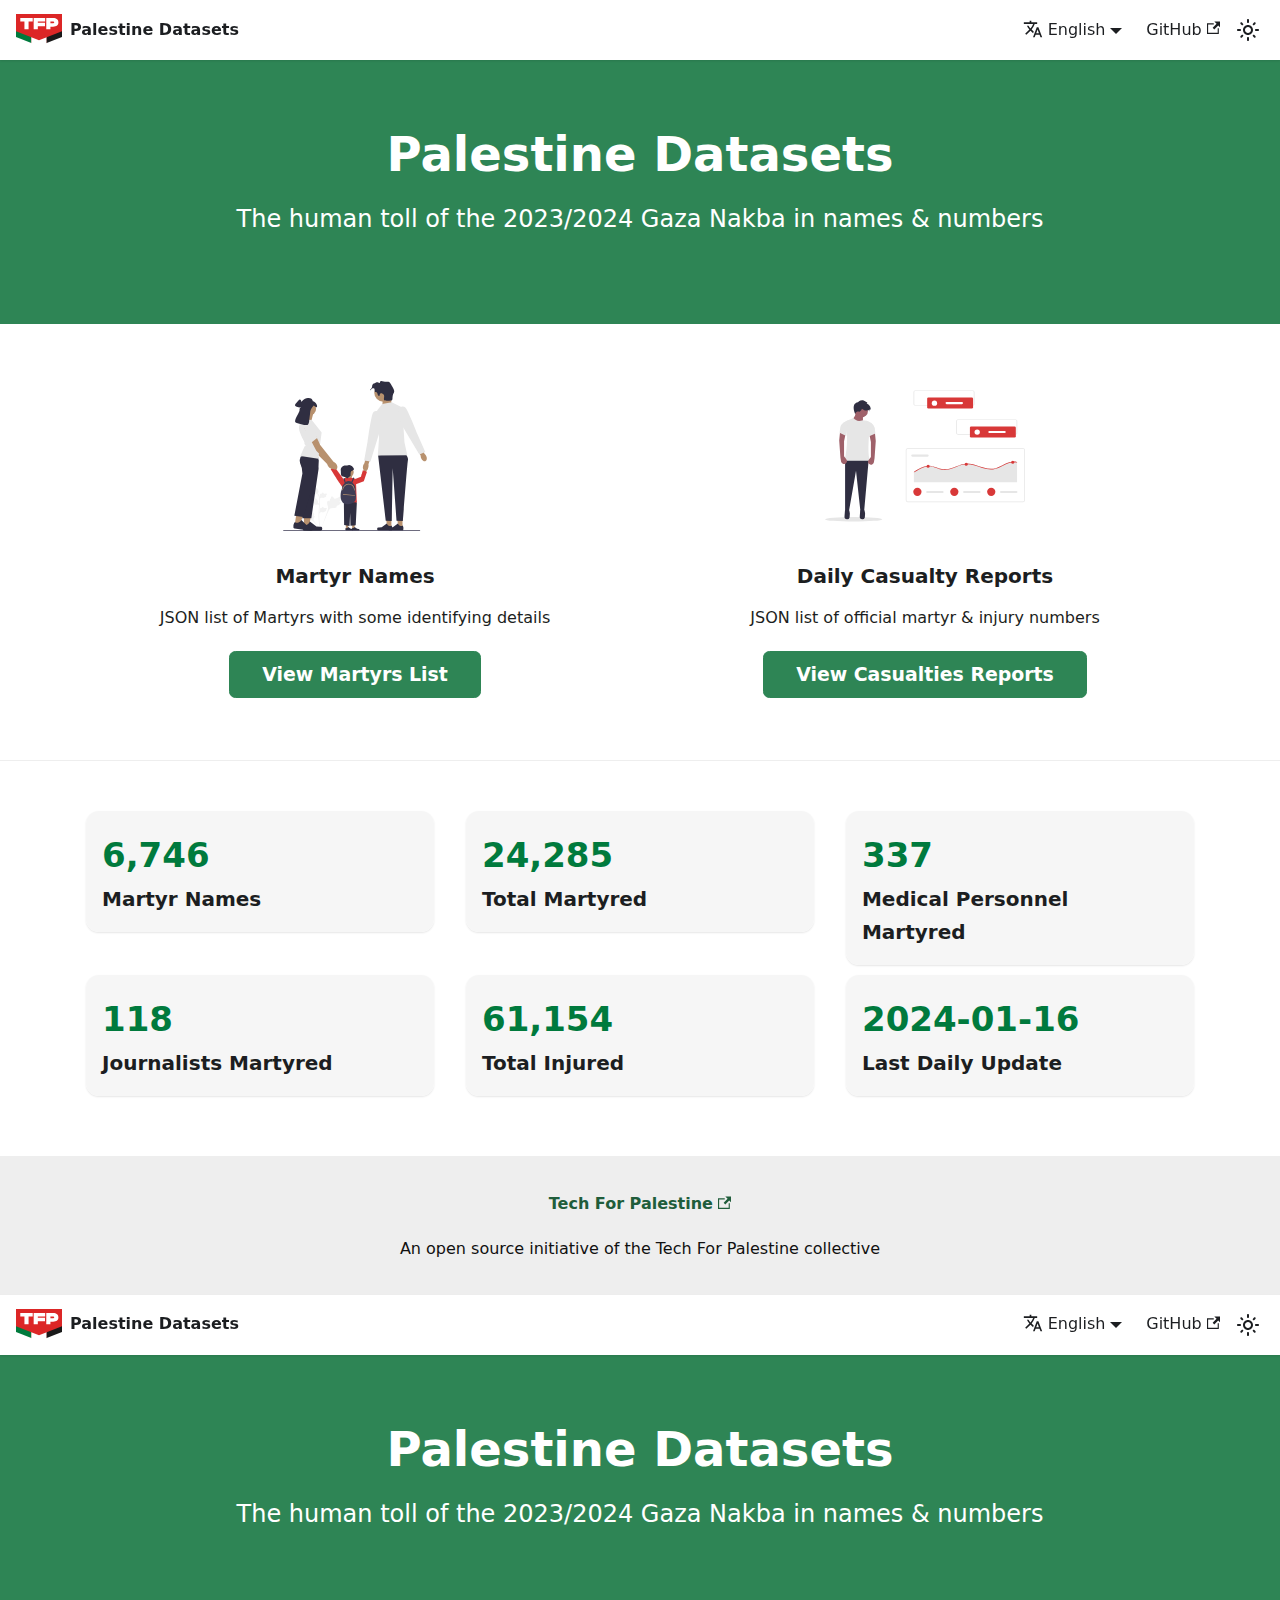
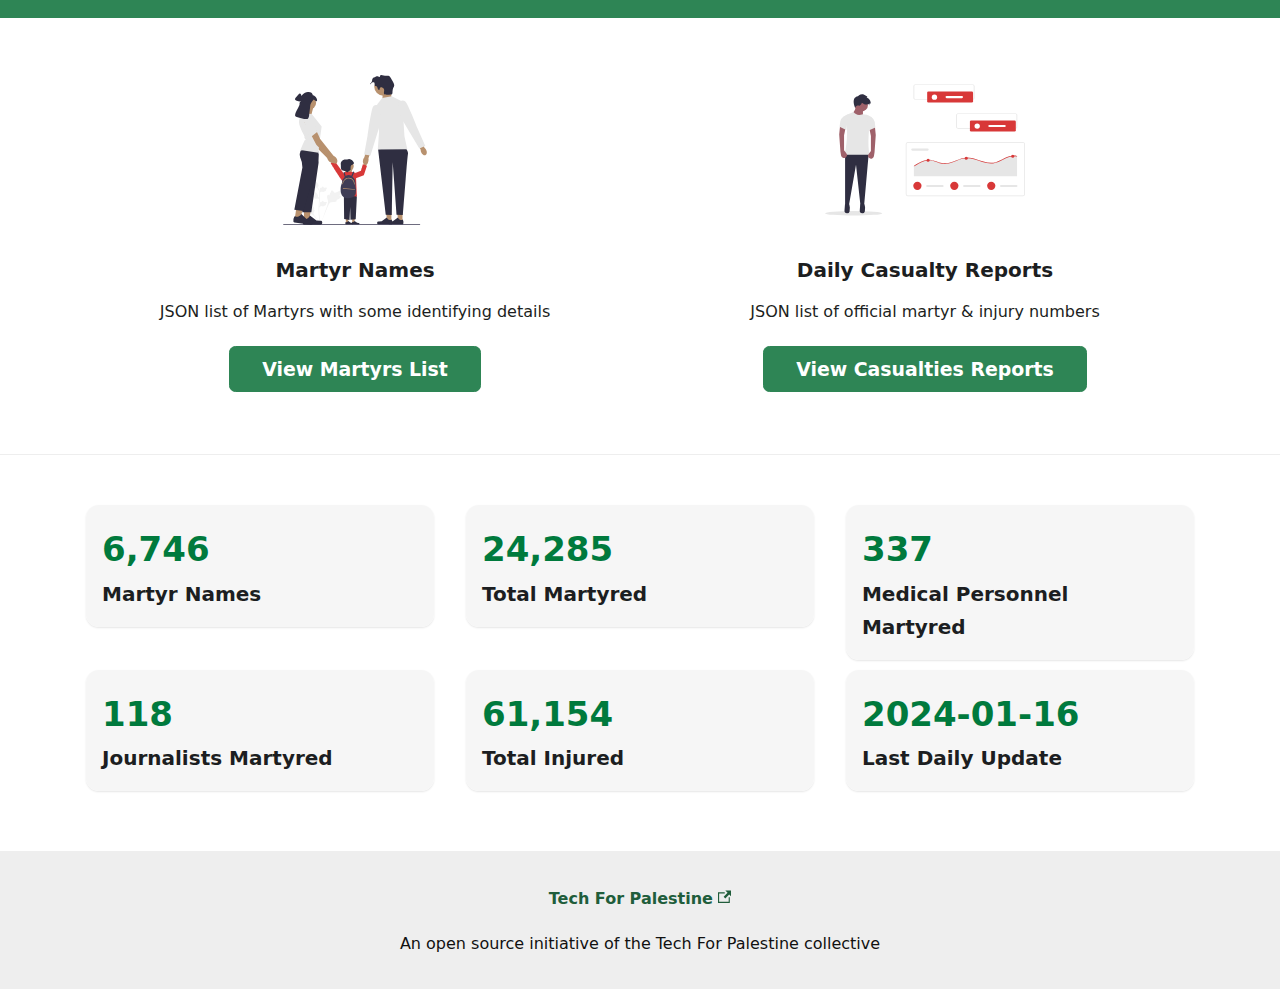
<file: index.html>
<!doctype html>
<html lang="en-US" dir="ltr" class="plugin-pages plugin-id-default" data-has-hydrated="false">
<head>
<meta charset="UTF-8">
<meta name="generator" content="Docusaurus v3.1.0">
<title data-rh="true">Palestine Datasets - Home | Palestine Datasets</title><meta data-rh="true" name="viewport" content="width=device-width,initial-scale=1"><meta data-rh="true" name="twitter:card" content="summary_large_image"><meta data-rh="true" property="og:url" content="https://palidata.swj.io/"><meta data-rh="true" property="og:locale" content="en_US"><meta data-rh="true" property="og:locale:alternate" content="ar"><meta data-rh="true" name="docusaurus_locale" content="en"><meta data-rh="true" name="docusaurus_tag" content="default"><meta data-rh="true" name="docsearch:language" content="en"><meta data-rh="true" name="docsearch:docusaurus_tag" content="default"><meta data-rh="true" property="og:title" content="Palestine Datasets - Home | Palestine Datasets"><meta data-rh="true" name="description" content="The human toll of the 2023/2024 Gaza Nakba in names &amp; numbers"><meta data-rh="true" property="og:description" content="The human toll of the 2023/2024 Gaza Nakba in names &amp; numbers"><link data-rh="true" rel="icon" href="/img/favicon.svg"><link data-rh="true" rel="canonical" href="https://palidata.swj.io/"><link data-rh="true" rel="alternate" href="https://palidata.swj.io/" hreflang="en-US"><link data-rh="true" rel="alternate" href="https://palidata.swj.io/ar/" hreflang="ar"><link data-rh="true" rel="alternate" href="https://palidata.swj.io/" hreflang="x-default"><script data-rh="true">function insertBanner(){var n=document.createElement("div");n.id="__docusaurus-base-url-issue-banner-container";n.innerHTML='\n<div id="__docusaurus-base-url-issue-banner" style="border: thick solid red; background-color: rgb(255, 230, 179); margin: 20px; padding: 20px; font-size: 20px;">\n   <p style="font-weight: bold; font-size: 30px;">Your Docusaurus site did not load properly.</p>\n   <p>A very common reason is a wrong site <a href="https://docusaurus.io/docs/docusaurus.config.js/#baseUrl" style="font-weight: bold;">baseUrl configuration</a>.</p>\n   <p>Current configured baseUrl = <span style="font-weight: bold; color: red;">/</span>  (default value)</p>\n   <p>We suggest trying baseUrl = <span id="__docusaurus-base-url-issue-banner-suggestion-container" style="font-weight: bold; color: green;"></span></p>\n</div>\n',document.body.prepend(n);var e=document.getElementById("__docusaurus-base-url-issue-banner-suggestion-container"),s=window.location.pathname,o="/"===s.substr(-1)?s:s+"/";e.innerHTML=o}document.addEventListener("DOMContentLoaded",(function(){void 0===window.docusaurus&&insertBanner()}))</script><link rel="stylesheet" href="/assets/css/styles.6dcb8d84.css">
<script src="/assets/js/runtime~main.88e831ae.js" defer="defer"></script>
<script src="/assets/js/main.4a6d51c1.js" defer="defer"></script>
</head>
<body class="navigation-with-keyboard">
<script>!function(){function t(t){document.documentElement.setAttribute("data-theme",t)}var e=function(){try{return new URLSearchParams(window.location.search).get("docusaurus-theme")}catch(t){}}()||function(){try{return localStorage.getItem("theme")}catch(t){}}();t(null!==e?e:"light")}(),function(){try{const c=new URLSearchParams(window.location.search).entries();for(var[t,e]of c)if(t.startsWith("docusaurus-data-")){var a=t.replace("docusaurus-data-","data-");document.documentElement.setAttribute(a,e)}}catch(t){}}()</script><div id="__docusaurus"><div role="region" aria-label="Skip to main content"><a class="skipToContent_oPtH" href="#__docusaurus_skipToContent_fallback">Skip to main content</a></div><nav aria-label="Main" class="navbar navbar--fixed-top"><div class="navbar__inner"><div class="navbar__items"><button aria-label="Toggle navigation bar" aria-expanded="false" class="navbar__toggle clean-btn" type="button"><svg width="30" height="30" viewBox="0 0 30 30" aria-hidden="true"><path stroke="currentColor" stroke-linecap="round" stroke-miterlimit="10" stroke-width="2" d="M4 7h22M4 15h22M4 23h22"></path></svg></button><a class="navbar__brand" href="/"><div class="navbar__logo"><img src="/img/logo.svg" alt="Palestine Datasets Logo" class="themedComponent_siVc themedComponent--light_hHel"><img src="/img/logo.svg" alt="Palestine Datasets Logo" class="themedComponent_siVc themedComponent--dark_yETr"></div><b class="navbar__title text--truncate">Palestine Datasets</b></a></div><div class="navbar__items navbar__items--right"><div class="navbar__item dropdown dropdown--hoverable dropdown--right"><a href="#" aria-haspopup="true" aria-expanded="false" role="button" class="navbar__link"><svg viewBox="0 0 24 24" width="20" height="20" aria-hidden="true" class="iconLanguage_kvP7"><path fill="currentColor" d="M12.87 15.07l-2.54-2.51.03-.03c1.74-1.94 2.98-4.17 3.71-6.53H17V4h-7V2H8v2H1v1.99h11.17C11.5 7.92 10.44 9.75 9 11.35 8.07 10.32 7.3 9.19 6.69 8h-2c.73 1.63 1.73 3.17 2.98 4.56l-5.09 5.02L4 19l5-5 3.11 3.11.76-2.04zM18.5 10h-2L12 22h2l1.12-3h4.75L21 22h2l-4.5-12zm-2.62 7l1.62-4.33L19.12 17h-3.24z"></path></svg>English</a><ul class="dropdown__menu"><li><a href="/" target="_self" rel="noopener noreferrer" class="dropdown__link dropdown__link--active" lang="en-US">English</a></li><li><a href="/ar/" target="_self" rel="noopener noreferrer" class="dropdown__link" lang="ar">العربية</a></li></ul></div><a href="https://github.com/TechForPalestine/palestine-numbers" target="_blank" rel="noopener noreferrer" class="navbar__item navbar__link">GitHub<svg width="13.5" height="13.5" aria-hidden="true" viewBox="0 0 24 24" class="iconExternalLink_nPrP"><path fill="currentColor" d="M21 13v10h-21v-19h12v2h-10v15h17v-8h2zm3-12h-10.988l4.035 4-6.977 7.07 2.828 2.828 6.977-7.07 4.125 4.172v-11z"></path></svg></a><div class="toggle_ki11 colorModeToggle_Hewu"><button class="clean-btn toggleButton_MMFG toggleButtonDisabled_Uw7m" type="button" disabled="" title="Switch between dark and light mode (currently light mode)" aria-label="Switch between dark and light mode (currently light mode)" aria-live="polite"><svg viewBox="0 0 24 24" width="24" height="24" class="lightToggleIcon_lgto"><path fill="currentColor" d="M12,9c1.65,0,3,1.35,3,3s-1.35,3-3,3s-3-1.35-3-3S10.35,9,12,9 M12,7c-2.76,0-5,2.24-5,5s2.24,5,5,5s5-2.24,5-5 S14.76,7,12,7L12,7z M2,13l2,0c0.55,0,1-0.45,1-1s-0.45-1-1-1l-2,0c-0.55,0-1,0.45-1,1S1.45,13,2,13z M20,13l2,0c0.55,0,1-0.45,1-1 s-0.45-1-1-1l-2,0c-0.55,0-1,0.45-1,1S19.45,13,20,13z M11,2v2c0,0.55,0.45,1,1,1s1-0.45,1-1V2c0-0.55-0.45-1-1-1S11,1.45,11,2z M11,20v2c0,0.55,0.45,1,1,1s1-0.45,1-1v-2c0-0.55-0.45-1-1-1C11.45,19,11,19.45,11,20z M5.99,4.58c-0.39-0.39-1.03-0.39-1.41,0 c-0.39,0.39-0.39,1.03,0,1.41l1.06,1.06c0.39,0.39,1.03,0.39,1.41,0s0.39-1.03,0-1.41L5.99,4.58z M18.36,16.95 c-0.39-0.39-1.03-0.39-1.41,0c-0.39,0.39-0.39,1.03,0,1.41l1.06,1.06c0.39,0.39,1.03,0.39,1.41,0c0.39-0.39,0.39-1.03,0-1.41 L18.36,16.95z M19.42,5.99c0.39-0.39,0.39-1.03,0-1.41c-0.39-0.39-1.03-0.39-1.41,0l-1.06,1.06c-0.39,0.39-0.39,1.03,0,1.41 s1.03,0.39,1.41,0L19.42,5.99z M7.05,18.36c0.39-0.39,0.39-1.03,0-1.41c-0.39-0.39-1.03-0.39-1.41,0l-1.06,1.06 c-0.39,0.39-0.39,1.03,0,1.41s1.03,0.39,1.41,0L7.05,18.36z"></path></svg><svg viewBox="0 0 24 24" width="24" height="24" class="darkToggleIcon_U96C"><path fill="currentColor" d="M9.37,5.51C9.19,6.15,9.1,6.82,9.1,7.5c0,4.08,3.32,7.4,7.4,7.4c0.68,0,1.35-0.09,1.99-0.27C17.45,17.19,14.93,19,12,19 c-3.86,0-7-3.14-7-7C5,9.07,6.81,6.55,9.37,5.51z M12,3c-4.97,0-9,4.03-9,9s4.03,9,9,9s9-4.03,9-9c0-0.46-0.04-0.92-0.1-1.36 c-0.98,1.37-2.58,2.26-4.4,2.26c-2.98,0-5.4-2.42-5.4-5.4c0-1.81,0.89-3.42,2.26-4.4C12.92,3.04,12.46,3,12,3L12,3z"></path></svg></button></div><div class="navbarSearchContainer_bzqh"></div></div></div><div role="presentation" class="navbar-sidebar__backdrop"></div></nav><div id="__docusaurus_skipToContent_fallback" class="main-wrapper mainWrapper_MB5r"><header class="hero hero--primary heroBanner_qdFl"><div class="container"><h1 class="hero__title">Palestine Datasets</h1><p class="hero__subtitle">The human toll of the 2023/2024 Gaza Nakba in names &amp; numbers</p></div></header><main><section class="features_t9lD"><div class="container"><div class="row"><div class="col col--6"><div class="text--center"><a href="/docs/martyrs/"><svg xmlns="http://www.w3.org/2000/svg" width="452.553" height="472.429" viewBox="0 0 452.553 472.429" class="featureSvgMartyr_QKLN" role="img"><g fill="#f2f2f2"><path d="M182.775 380.824c-.844-1.424-4.497.1-5.168-1.192-.67-1.287 2.724-3.249 4.663-7.73.35-.808 2.553-5.9.922-7.471-3.092-2.979-17.24 9.312-22.19 5.29-1.087-.882-1.847-2.645-5.135-5.506-1.308-1.138-2.1-1.652-2.865-1.46-1.087.27-1.173 1.725-2.337 4.584-1.748 4.287-2.78 4.028-3.799 7.449-.755 2.539-.583 4.015-1.472 4.303-1.258.407-2.416-2.287-4.01-2.046-1.628.247-2.612 3.383-2.923 5.73-.583 4.407 1.035 7.314 1.932 10.371.975 3.322 1.553 8.375-.697 15.528l-22.278 62.766c4.919-12.88 19.159-48.186 25.143-61.305 1.727-3.788 3.634-7.63 7.55-9.146 3.771-1.46 8.95-.588 15.55-2.178.772-.186 2.911-.73 3.18-1.989.223-1.04-1.035-1.62-.842-2.595.26-1.307 2.734-1.323 5.776-2.831 2.144-1.064 3.48-2.328 4.629-3.416.346-.327 5.495-5.261 4.371-7.156Z"></path><path d="M95.13 413.866c-.942.004-1.248 2.236-2.076 2.193-.825-.043-.809-2.274-2.448-4.519-.296-.405-2.16-2.955-3.402-2.608-2.353.658-.403 11.148-3.806 12.418-.746.278-1.83.142-4.183.931-.936.314-1.417.554-1.544.985-.18.611.508 1.073 1.575 2.47 1.6 2.094 1.175 2.526 2.56 4.013 1.029 1.103 1.803 1.445 1.688 1.964-.164.735-1.82.526-2.161 1.379-.349.87.906 2.257 1.969 3.087 1.994 1.557 3.888 1.602 5.647 2.044 1.912.48 4.559 1.654 7.42 4.823l24.378 29.043c-4.902-6.13-18.121-23.306-22.834-30.028-1.36-1.94-2.696-3.985-2.31-6.345.371-2.272 2.293-4.562 3.417-8.26.132-.433.482-1.64-.058-2.135-.446-.41-1.095.04-1.517-.335-.567-.505.14-1.724.277-3.652.097-1.36-.139-2.38-.34-3.257-.062-.265-.998-4.216-2.252-4.21ZM113.93 418.086l-.568-5.068.26-.384c1.2-1.777 1.811-3.512 1.819-5.159 0-.262-.011-.523-.024-.79-.049-1.057-.11-2.371.575-3.903.385-.854 1.464-2.832 3.086-2.587.437.061.768.262 1.018.497l.115-.181c.506-.771.906-1.102 1.291-1.42.296-.245.602-.497 1.082-1.094.21-.262.374-.492.513-.685.42-.585.968-1.282 1.934-1.27 1.033.049 1.574.903 1.932 1.468.64 1.009.93 1.735 1.122 2.217.07.177.15.375.19.436.333.49 3.038.032 4.057-.135 2.29-.381 4.27-.712 5.087.732.585 1.033.15 2.398-1.33 4.168-.461.55-.952.969-1.388 1.297.361.215.684.546.815 1.064.309 1.229-.747 2.46-3.137 3.664-.593.3-1.392.702-2.512.896a9.867 9.867 0 0 1-1.408.124c-.009.235-.064.49-.207.752-.42.77-1.294 1.138-2.61 1.05-1.449-.076-2.642-.353-3.694-.595-.92-.21-1.71-.39-2.332-.348-1.153.093-2.041 1.016-3.084 2.213l-2.602 3.041ZM116.563 387.91l-4.758 1.835-.438-.153c-2.023-.71-3.856-.862-5.451-.452-.254.066-.504.144-.759.223-1.01.316-2.266.708-3.921.434-.924-.155-3.11-.697-3.285-2.329a1.838 1.838 0 0 1 .222-1.11l-.204-.066c-.874-.293-1.295-.596-1.7-.889-.313-.224-.634-.456-1.333-.768-.307-.138-.571-.238-.793-.323-.672-.257-1.486-.61-1.72-1.549-.214-1.011.475-1.75.931-2.24a12.216 12.216 0 0 1 1.86-1.649c.153-.112.324-.24.373-.294.39-.446-.74-2.947-1.16-3.89-.95-2.118-1.771-3.95-.581-5.106.85-.828 2.281-.754 4.368.23.65.306 1.18.674 1.607 1.013.117-.404.354-.8.823-1.059 1.11-.61 2.568.1 4.34 2.106.44.497 1.032 1.169 1.503 2.203.221.487.363.94.478 1.33.23-.051.49-.062.779.01.852.21 1.429.962 1.677 2.258.295 1.42.33 2.645.362 3.724.03.942.058 1.753.256 2.344.382 1.091 1.5 1.717 2.922 2.422l3.602 1.745ZM113.93 372.98l-.568-5.069.26-.384c1.2-1.777 1.811-3.512 1.819-5.159 0-.261-.011-.523-.024-.79-.049-1.057-.11-2.371.575-3.903.385-.854 1.464-2.832 3.086-2.587.437.061.768.262 1.018.497l.115-.181c.506-.771.906-1.102 1.291-1.42.296-.244.602-.497 1.082-1.094.21-.261.374-.492.513-.685.42-.585.968-1.282 1.934-1.27 1.033.049 1.574.903 1.932 1.468.64 1.009.93 1.735 1.122 2.218.07.176.15.374.19.435.333.49 3.038.032 4.057-.134 2.29-.382 4.27-.713 5.087.731.585 1.033.15 2.398-1.33 4.168-.461.55-.952.969-1.388 1.297.361.215.684.546.815 1.064.309 1.229-.747 2.46-3.137 3.664-.593.3-1.392.702-2.512.896a9.867 9.867 0 0 1-1.408.124c-.009.235-.064.49-.207.752-.42.77-1.294 1.138-2.61 1.05-1.449-.076-2.642-.353-3.694-.595-.92-.21-1.71-.39-2.332-.348-1.153.093-2.041 1.016-3.084 2.213l-2.602 3.041Z"></path><path d="m119.115 471.357-1.062-.665-.257-1.226.257 1.226-1.238.142c-.02-.115-.087-.38-.189-.793-.554-2.266-2.244-9.163-3.653-20.023a204.149 204.149 0 0 1-1.656-23.17c-.115-7.807.255-13.717.55-18.467.225-3.583.496-6.994.763-10.318.71-8.878 1.379-17.265.881-26.55-.11-2.072-.341-6.387-2.862-10.978-1.462-2.662-3.476-5.026-5.987-7.023l1.561-1.963c2.772 2.208 5 4.826 6.624 7.782 2.794 5.09 3.046 9.792 3.168 12.05.506 9.45-.17 17.917-.888 26.88-.264 3.312-.536 6.708-.758 10.276-.294 4.706-.66 10.565-.546 18.271.113 7.702.663 15.4 1.634 22.887 1.392 10.723 3.057 17.517 3.604 19.749.292 1.191.353 1.441.054 1.913Z"></path><path d="M100.066 357.494c-.103 0-.207-.003-.312-.01-2.134-.115-4.11-1.393-5.874-3.796-.828-1.13-1.251-2.42-2.095-4.992-.131-.397-.768-2.408-1.154-5.176-.253-1.808-.222-2.565.137-3.233.398-.744 1.041-1.262 1.766-1.612a1.416 1.416 0 0 1 .097-.74c.427-1.044 1.563-.907 2.177-.841.311.039.699.09 1.117.068.659-.032 1.012-.227 1.548-.521.513-.282 1.15-.631 2.096-.825 1.865-.389 3.428.14 3.943.313 2.71.903 4.046 3.01 5.593 5.45.308.49 1.367 2.271 2.065 4.714.504 1.762.433 2.545.282 3.127-.309 1.197-1.037 1.882-2.886 3.394-1.93 1.584-2.9 2.377-3.732 2.859-1.937 1.118-3.153 1.82-4.768 1.82Z"></path></g><path fill="#B8916E" d="M217.451 467.068h6.563l3.121-25.313h-9.685l.001 25.313z"></path><path d="M239.935 466.92c.204.343.312 1.454.312 1.854 0 1.23-.997 2.228-2.227 2.228h-20.323c-.84 0-1.52-.68-1.52-1.52v-.846s-1.005-2.543 1.065-5.677c0 0 2.572 2.454 6.416-1.39l1.134-2.054 8.205 6.001 4.549.56c.995.123 1.877-.019 2.389.843Z" fill="#2f2e41"></path><path fill="#B8916E" d="M197.451 467.068h6.563l3.121-25.313h-9.685l.001 25.313z"></path><path d="M219.935 466.92c.204.343.312 1.454.312 1.854 0 1.23-.997 2.228-2.227 2.228h-20.323c-.84 0-1.52-.68-1.52-1.52v-.846s-1.005-2.543 1.065-5.677c0 0 2.572 2.454 6.416-1.39l1.134-2.054 8.205 6.001 4.549.56c.995.123 1.877-.019 2.389.843ZM225.032 357.755l7 27.107-3.5 69.61-16.5 1.104-1-40.071-2 41.25-17-3.536-1-90.75 34-4.714z" fill="#2f2e41"></path><path d="M157.268 266.488c-2.258-3.963-6.134-6.01-8.656-4.573-2.522 1.438-2.735 5.816-.475 9.78a11.416 11.416 0 0 0 3.646 3.972l9.782 16.672 7.726-4.757-10.463-15.93c-.1-1.822-.635-3.592-1.56-5.164Z" fill="#B8916E"></path><path d="M201.722 325.344s-9.27 12.777-14.94 8.211c-5.67-4.566-36.998-55.894-36.998-55.894l12.432-6.663 39.506 54.346Z" fill="#D83838"></path><path fill="#B8916E" d="m193.032 309.755 12-18 12 5-3 16-21-3z"></path><path fill="#D83838" d="m194.032 305.755 21-1 14 4 3 74-42-4v-39.024l-6-19.976 10-14z"></path><path d="M228.69 355.671a16.386 16.386 0 0 1-.842-6.692c.537-6.398.639-18.934-5.883-24.597l-3.683-3.99c-.077-.084-.163-.155-.241-.236l6.094-14.325-3.681-1.566-5.657 13.297a16.15 16.15 0 0 0-8.396-2.373c-3.458 0-6.763 1.128-9.493 3.113l-3.45-12.64-3.86 1.054 4.314 14.415c-.157.19-.328.367-.477.566l-2.107 2.829a16.487 16.487 0 0 1-1.693 1.929c-1.294 1.267-3.818 4.343-3.842 9.079-.008 1.62-.341 3.221-.835 4.764l-2.505 7.828c-.235.735-.42 1.483-.545 2.244-1.104 6.704-4.927 38.283 21.201 37.651 24.357-.59 25.96-15.42 25.818-20.346-.03-1.069.065-2.13.265-3.18.365-1.927.694-5.336-.502-8.824Z" fill="#3f3d56"></path><path fill="#B8916E" d="m338.723 36.017 2.278 35.166-28.641 6.572 1.995-28.434 24.368-13.304zM340.904 463.408l-12.91-.001-6.142-49.796h19.054l-.002 49.797z"></path><path d="M296.673 463.115c-.402.677-.614 2.862-.614 3.65a4.382 4.382 0 0 0 4.381 4.381h39.98a2.99 2.99 0 0 0 2.99-2.99v-1.664s1.978-5.002-2.094-11.169c0 0-5.061 4.829-12.623-2.734l-2.23-4.04-16.143 11.806-8.947 1.102c-1.958.24-3.693-.038-4.7 1.658Z" fill="#2f2e41"></path><path fill="#B8916E" d="m375.904 463.408-12.91-.001-6.142-49.796h19.054l-.002 49.797z"></path><path d="M331.673 463.115c-.402.677-.614 2.862-.614 3.65a4.382 4.382 0 0 0 4.381 4.381h39.98a2.99 2.99 0 0 0 2.99-2.99v-1.664s1.978-5.002-2.094-11.169c0 0-5.061 4.829-12.623-2.734l-2.23-4.04-16.143 11.806-8.947 1.102c-1.958.24-3.693-.038-4.7 1.658ZM384.032 226.755s11 14 9 22-16 192-16 192l-20-1-12-165-3.086 166-18.914-1-24-206 85-7Z" fill="#2f2e41"></path><path d="M268.405 271.394c-1.891 7.248-7.164 12.147-11.776 10.943s-6.818-8.055-4.925-15.306a18.746 18.746 0 0 1 4.089-7.853l8.4-30.609 14.28 4.248-9.797 29.724c.618 2.93.525 5.966-.271 8.853Z" fill="#B8916E"></path><circle cx="315.458" cy="36.626" r="28.574" fill="#B8916E"></circle><path fill="#e6e6e6" d="m312.032 72.755 30-6 33 17 7 109 9 41-93 1 4-55-6-87 16-20z"></path><path d="M305.032 95.755s-16-5-22 4-17 90-17 90l-11 61 20 3 33-107-3-51Z" fill="#e6e6e6"></path><path d="M450.565 236.336c3.26 6.744 2.423 13.892-1.87 15.966s-10.412-1.711-13.673-8.458a18.746 18.746 0 0 1-1.979-8.63l-13.452-28.75 13.626-6.024 11.814 28.981c2.37 1.83 4.268 4.2 5.534 6.915Z" fill="#B8916E"></path><path d="M362.508 84.791s14.369-8.633 22.323-1.302c7.953 7.33 37.75 83.45 37.75 83.45l25.08 56.683-18.728 7.634-57.31-96.196-9.115-50.268Z" fill="#e6e6e6"></path><path d="M431.67 471.24c0 .66-.53 1.19-1.19 1.19H1.19c-.66 0-1.19-.53-1.19-1.19 0-.32.12-.6.32-.81h89.72c1.91 0 3.78-.13 5.62-.38h334.82c.66 0 1.19.53 1.19 1.19Z" fill="#3f3d56"></path><path d="M255.902 274.545c1.785-4.198 5.398-6.68 8.07-5.544 2.67 1.136 3.39 5.46 1.603 9.659a11.416 11.416 0 0 1-3.162 4.367l-7.786 17.692-8.225-3.83 8.55-17.035c-.112-1.82.214-3.64.95-5.31Z" fill="#B8916E"></path><circle cx="203.899" cy="286.652" r="18.393" fill="#B8916E"></circle><path fill="#D83838" d="m227.032 308.755 18-7 6-21 13 5-10 30-27 10.315v-17.315z"></path><path d="m201.48 307.103 10.97-8.926s-1.038-13.376 2.905-14.579 8.056-6.008 8.056-6.008-6.527-14.744-18.016-12.507c-11.488 2.237-8.867-1.166-15.947 2.583-7.08 3.75-8.74 8.753-7.88 14.069.862 5.316-1.702 18.523 6.874 19.203s13.038 6.165 13.038 6.165ZM298.152 43.023c-2.086-3.803-1.003-5.618-2.884-7.105 0 0-.757-.598-6.457-1.36-.544-9.325-2.055-10.571-2.055-10.572-1.74-1.436-4.51-1.236-6.275-.583-3.733 1.38-3.604 5.015-6.083 5.51-3.424.685 5.912-5.17 5.803-11.362-.09-5.052 3.53-9.662 4.79-9.303 1.25.357 4.6-3.282 6.237-3.09 1.118.13 5.858-1.495 7.078-1.241 1.332.277 5.585 2.948 5.812 2.433 1.579-3.574 1.283-4.624 2.457-5.589 2.081-1.709 5.138-.159 10.04.934C326.704 3.944 328.754.722 333.8 3.42c2.549 1.363 4.51 4.646 8.33 11.156 5.342 9.104 8.013 13.656 7.63 18.686-.39 5.13-2.847 4.606-4.544 12.11-1.89 8.354.382 12.424-2.656 14.944-2.348 1.948-21.816 2.098-23.993.05-3.728-3.506 2.099-10.784-1.86-16.757-2.43-3.666-7.747-5.636-10.376-4.13-2.972 1.704-1.872 7.488-3.896 7.866-1.734.325-3.919-3.66-4.282-4.322Z" fill="#2f2e41"></path><path d="M159.66 275.482c3.98-3.363 2.924-11.159-2.36-17.414-2.313-2.738-5.053-4.726-7.737-5.815l-3.084-3.56-39.826-49.901s-22.056-49.642-28.566-55.005c-6.51-5.363-14.17-2.57-14.17-2.57l-5.978 7.394 37.244 69.312 38.116 38.359 5.145 5.364c.626 2.828 2.128 5.861 4.442 8.599 5.284 6.255 12.794 8.6 16.774 5.237Z" fill="#B8916E"></path><path fill="#e6e6e6" d="m84.482 153.017 9.98 14.638 14.328 21.205-25.745 8.906-22.73-39.004 24.167-5.745z"></path><path d="m94.615 103.201-7.229 27.559-27.558-5.422S70.67 105.46 67.96 96.424l26.655 6.777ZM65.523 461.928l16.596-.001 7.894-64.013-24.493.002.003 64.012z" fill="#B8916E"></path><path d="M122.382 461.552c.516.87.79 3.679.79 4.69a5.633 5.633 0 0 1-5.633 5.633H66.144a3.843 3.843 0 0 1-3.843-3.842v-2.14s-2.542-6.43 2.692-14.357c0 0 6.506 6.206 16.227-3.515l2.867-5.193 20.75 15.176 11.503 1.416c2.516.31 4.747-.048 6.042 2.132ZM111.603 276.676 88.735 432.29h-28.69l3.814-88.828 2.008-46.707-5.823-22.232s-2.655-4.942-4.891-10.932c-2.521-6.76-4.512-14.864-1.556-18.707 1.087-1.417 3.915-2.466 7.758-3.246 2.348-.48 5.081-.854 8.032-1.144 16.967-1.679 41.1-.63 41.1-.63l.614 20.246.34 11.306.162 5.26Z" fill="#2f2e41"></path><path fill="#B8916E" d="m36.29 454.318 16.419 2.412 17.122-62.183-24.234-3.561-9.307 63.332z"></path><path d="M92.598 462.216c.385.936.246 3.755.099 4.756a5.633 5.633 0 0 1-6.392 4.753l-50.848-7.476a3.843 3.843 0 0 1-3.243-4.36l.311-2.117s-1.58-6.732 4.752-13.813c0 0 5.534 7.087 16.566-1.117l3.591-4.721 18.323 18.033 11.174 3.074c2.444.672 4.703.643 5.667 2.988ZM111.963 250.724l-3.136 27.012-17.105 56.922-28.159 93.712-28.382-4.17 25.473-133.246-2.522-22.848s-.822-2.271-1.763-5.596c-1.87-6.578-4.213-17.29-1.634-22.754.348-.743.785-1.388 1.326-1.91 1.014-.983 3.076-1.58 5.838-1.897 11.544-1.305 35.32 2.427 45.9 4.259l4.164 10.516Z" fill="#2f2e41"></path><path d="m90.097 122.628 31.173 39.305-5.596 40.978-4.795 41.697-56.472-8.584s12.198-29.365 13.553-30.72 4.76 1.991 2.38-2.393-5.09-4.384-2.832-6.643-17.62-31.625-17.62-47.437c0-15.812 9.488-28.462 9.488-28.462l30.721 2.259Z" fill="#e6e6e6"></path><circle cx="82.824" cy="87.406" r="21" fill="#B8916E"></circle><path d="M81.843 127.556s3.142-24.863 3.698-32.094c.556-7.23 10.763-18.52 10.763-18.52l7.23 5.84s6.118 0 1.947-8.898c-4.172-8.9-11.958-10.29-11.958-10.29s-.835-11.68-15.296-10.29c-14.46 1.39-20.857 13.071-20.857 13.071s-.834-14.74-10.011-3.893c-9.178 10.845-14.461 15.295-4.728 18.91 9.733 3.616 16.964.835 16.964.835s-9.455 1.946-7.787 8.62c1.669 6.675-21.97 36.988-11.124 40.325 10.846 3.337 35.04 11.402 37.821 6.118 2.781-5.284 3.338-9.734 3.338-9.734Z" fill="#2f2e41"></path><path d="M168.407 277.564c4.009-3.329 3.017-11.134-2.214-17.433-2.29-2.757-5.013-4.768-7.687-5.88l-3.055-3.584-39.407-50.234S94.406 150.608 87.94 145.19c-6.465-5.418-14.148-2.69-14.148-2.69l-6.039 7.344 36.662 69.622 37.793 38.677 5.1 5.408c.602 2.832 2.079 5.878 4.37 8.635 5.23 6.3 12.72 8.707 16.73 5.377Z" fill="#B8916E"></path><path d="M65.466 138.64s9.647 50.06 20.624 57.44l21.875-17.056s1.915-.083-1.648-4.107c-3.563-4.025-2.65-12.667-2.65-12.667s1.602 2.074-1.886-.805c-3.488-2.88-.24-22.682-.24-22.682l-36.075-.124Z" fill="#e6e6e6"></path><path d="M224.793 345.18a1 1 0 0 1-.977-.789l-1.1-5.108a16.925 16.925 0 0 0-15.783-13.34c-7.112-.319-13.703 3.894-16.404 10.478l-2.759 6.725a1 1 0 1 1-1.85-.759l2.76-6.725c3.02-7.363 10.383-12.065 18.343-11.717a18.926 18.926 0 0 1 17.648 14.917l1.1 5.108a1 1 0 0 1-.978 1.21ZM225.973 361.444c-.03 0-.06-.001-.09-.004l-37.004-3.3a1 1 0 0 1 .177-1.992l37.005 3.3a1 1 0 0 1-.088 1.996Z" fill="#B8916E"></path></svg></a></div><div class="text--center padding-horiz--md"><h3>Martyr Names</h3><p>JSON list of Martyrs with some identifying details</p><div><a class="button button--primary button--lg" href="/docs/martyrs/">View Martyrs List</a></div></div></div><div class="col col--6"><div class="text--center"><a href="/docs/casualties-daily/"><svg xmlns="http://www.w3.org/2000/svg" data-name="Layer 1" width="823.5" height="539.233" viewBox="0 0 823.5 539.233" class="featureSvg_GfXr" role="img"><ellipse cx="118" cy="530.233" rx="118" ry="9" fill="#e6e6e6"></ellipse><path d="m156.218 135.46-47.076-12.838q18.856-17.793 16.405-33.524h30.671Z" fill="#9f616a"></path><path fill="#2f2e41" d="m161.211 496.376-15.206 2.139-18.318-168.331-29.244 167.618-15.692.713V285.961h97.005l-18.545 210.415z"></path><path d="M90.648 530.31a10.695 10.695 0 0 0 10.607-7.817l1.111-16.574-2.239-11.755c-5.907-4.855-11.88-4.754-17.912 0l-1.924 24.621a10.695 10.695 0 0 0 10.357 11.524ZM153.416 530.31a10.695 10.695 0 0 0 10.607-7.817l1.11-16.574-2.238-11.755c-5.908-4.855-11.88-4.754-17.913 0l-1.923 24.621a10.695 10.695 0 0 0 10.357 11.524Z" fill="#2f2e41"></path><circle cx="149.799" cy="84.105" r="27.104" fill="#9f616a"></circle><path d="M184.036 289.527H80.61c13.405-62.124 13.368-112.158 2.69-152.622a10.813 10.813 0 0 1 6.576-12.854L117.7 113.35c8.354 10.788 20.142 15.5 38.517 8.56l14.58 2.99a14.982 14.982 0 0 1 11.958 15.666c-1.073 15.826-.65 31.772-1.573 45.538-2.86 42.628-4.094 75.86 2.853 103.424Z" fill="#e6e6e6"></path><path d="M135.533 48.442s15.692-17.832 34.237-.713l4.993 1.426-3.566 2.853s18.545 8.56 17.118 26.391c0 0-2.853-.713-4.28 0s-2.14 8.56-2.14 8.56-2.139-5.707-2.852-6.42-10.7 7.846-27.105-4.993c0 0-4.992 12.839-10.699 11.412s-13.552-.713-17.118 8.56c0 0-19.258-41.37 11.412-47.076Z" fill="#2f2e41"></path><path d="m189.028 273.835-9.156 12.272a12.027 12.027 0 0 0 2.595 16.94 12.027 12.027 0 0 0 18.92-7.847l2.62-16.372L209 208.214l-3.566-35.663-22.825 8.56 6.42 30.67Z" fill="#9f616a"></path><path d="m179.756 189.67 27.817-12.84-1.426-10.105a41.488 41.488 0 0 0-26.49-38.682l-8.46-3.281Z" fill="#e6e6e6"></path><path d="m78.472 270.982 9.156 12.272a12.027 12.027 0 0 1-2.595 16.94 12.027 12.027 0 0 1-18.92-7.848l-2.62-16.37L58.5 205.36l3.566-35.663 22.825 8.559-6.42 30.67Z" fill="#9f616a"></path><path d="m87.744 186.816-27.817-12.839 1.426-10.105a41.488 41.488 0 0 1 26.49-38.682l8.46-3.281ZM816 459.733H340a7.508 7.508 0 0 1-7.5-7.5v-207a7.508 7.508 0 0 1 7.5-7.5h476a7.508 7.508 0 0 1 7.5 7.5v207a7.508 7.508 0 0 1-7.5 7.5Zm-476-219a4.505 4.505 0 0 0-4.5 4.5v207a4.505 4.505 0 0 0 4.5 4.5h476a4.505 4.505 0 0 0 4.5-4.5v-207a4.505 4.505 0 0 0-4.5-4.5Z" fill="#e6e6e6"></path><path d="M359.5 263.233a4.5 4.5 0 0 0 0 9h63a4.5 4.5 0 0 0 0-9ZM790.79 294.528v83.45H365.96V334.04c2.941-1.89 5.901-3.77 8.887-5.588 12.754-7.805 26.406-15.104 41.284-17.81a62.32 62.32 0 0 1 21.312-.265c7.466 1.233 14.611 3.805 21.686 6.386 6.977 2.554 13.971 5.188 21.268 6.67a62.272 62.272 0 0 0 21.57.425c13.661-2.049 26.495-7.539 39.275-12.506 12.86-4.993 26.112-9.711 40.03-10.332 13.74-.62 27.312 2.625 40.35 6.652 26.583 8.204 53.726 20.372 81.874 12.026 28.582-8.46 54.872-32.886 86.548-25.64a1.192 1.192 0 0 1 .746.47Z" fill="#e6e6e6"></path><path d="M790.79 295.982a1.283 1.283 0 0 1-1.454.639 47.368 47.368 0 0 0-11.512-1.189c-31.158.55-55.113 25.632-85.578 29.384-27.468 3.379-53.322-9.978-79.148-16.958-13.42-3.627-27.255-5.552-41.064-3.086-13.703 2.439-26.563 8.044-39.477 13.02-12.434 4.789-25.357 9.241-38.82 9.463-14.803.248-28.133-5.854-41.862-10.501-7.14-2.422-14.466-4.337-22.031-4.523a66.645 66.645 0 0 0-21.712 3.36c-14.59 4.64-27.733 12.905-40.532 21.118a1.137 1.137 0 0 1-.753.204 1.374 1.374 0 0 1-.586-2.5l.586-.373c2.935-1.89 5.889-3.77 8.869-5.588 12.727-7.805 26.35-15.104 41.197-17.81a62.062 62.062 0 0 1 21.268-.265c7.45 1.233 14.58 3.805 21.64 6.386 6.963 2.554 13.943 5.188 21.224 6.67a62.014 62.014 0 0 0 21.526.425c13.631-2.049 26.438-7.539 39.192-12.506 12.834-4.993 26.058-9.711 39.947-10.332 13.711-.62 27.255 2.625 40.266 6.652 26.527 8.204 53.613 20.372 81.702 12.026 28.523-8.46 54.758-32.886 86.367-25.64a1.19 1.19 0 0 1 .745.47 1.367 1.367 0 0 1 0 1.454Z" fill="#D83838"></path><circle cx="424.496" cy="311.459" r="6.208" fill="#D83838"></circle><circle cx="581.479" cy="303.477" r="6.208" fill="#D83838"></circle><circle cx="773.052" cy="295.494" r="6.208" fill="#D83838"></circle><path d="M421 413.233a4.5 4.5 0 0 0 0 9h63a4.5 4.5 0 0 0 0-9Z" fill="#e6e6e6"></path><circle cx="380.5" cy="417.233" r="17" fill="#D83838"></circle><path d="M573 413.233a4.5 4.5 0 0 0 0 9h63a4.5 4.5 0 0 0 0-9Z" fill="#e6e6e6"></path><circle cx="532.5" cy="417.233" r="17" fill="#D83838"></circle><path d="M725 413.233a4.5 4.5 0 0 0 0 9h63a4.5 4.5 0 0 0 0-9Z" fill="#e6e6e6"></path><circle cx="684.5" cy="417.233" r="17" fill="#D83838"></circle><path data-name="Path 78" d="M783.419 181.842H548.581c-4.578 0-8.288-2.643-8.293-5.9V124.9c.005-3.257 3.715-5.9 8.293-5.9h234.838c4.578 0 8.288 2.643 8.293 5.9v51.041c-.004 3.257-3.715 5.897-8.293 5.901Zm-234.838-60.484c-2.747 0-4.973 1.586-4.976 3.54v51.041c0 1.954 2.229 3.538 4.976 3.54h234.838c2.747 0 4.973-1.586 4.976-3.54V124.9c0-1.954-2.229-3.538-4.976-3.54Z" fill="#e6e6e6"></path><path d="M601.68 148.007a5.006 5.006 0 0 0-5 5v35a5.006 5.006 0 0 0 5 5h179a5.006 5.006 0 0 0 5-5v-35a5.006 5.006 0 0 0-5-5Z" fill="#D83838"></path><circle cx="626.679" cy="171.007" r="11" fill="#fff"></circle><path d="M676.81 166.233a4.5 4.5 0 0 0 0 9h63a4.5 4.5 0 0 0 0-9Z" fill="#fff"></path><path data-name="Path 78" d="M607.419 62.842H372.581c-4.578 0-8.288-2.643-8.293-5.9V5.9c.005-3.257 3.715-5.9 8.293-5.9h234.838c4.578 0 8.288 2.643 8.293 5.9v51.041c-.004 3.257-3.715 5.897-8.293 5.901ZM372.581 2.358c-2.747 0-4.973 1.586-4.976 3.54v51.041c0 1.954 2.229 3.538 4.976 3.54h234.838c2.747 0 4.973-1.586 4.976-3.54V5.9c0-1.954-2.229-3.538-4.976-3.54Z" fill="#e6e6e6"></path><path d="M425.679 29.007a5.006 5.006 0 0 0-5 5v35a5.006 5.006 0 0 0 5 5h179a5.006 5.006 0 0 0 5-5v-35a5.006 5.006 0 0 0-5-5Z" fill="#D83838"></path><circle cx="450.679" cy="52.007" r="11" fill="#fff"></circle><path d="M500.81 47.233a4.5 4.5 0 0 0 0 9h63a4.5 4.5 0 0 0 0-9Z" fill="#fff"></path></svg></a></div><div class="text--center padding-horiz--md"><h3>Daily Casualty Reports</h3><p>JSON list of official martyr &amp; injury numbers</p><div><a class="button button--primary button--lg" href="/docs/casualties-daily/">View Casualties Reports</a></div></div></div></div></div></section><div class="spacer_hnjC"></div><section class="previewContainer_imGE"><div class="container"><div class="row"><div class="col col--4"><div class="cardContainer_FUrQ"><div class="card"><div class="cardContentWrapper_KSEJ"><div class="card__body"><div class="previewDataValue_Bb1c">6,746</div><div class="previewDataLabel_Swhh">Martyr Names</div></div></div></div></div></div><div class="col col--4"><div class="cardContainer_FUrQ"><div class="card"><div class="cardContentWrapper_KSEJ"><div class="card__body"><div class="previewDataValue_Bb1c">24,285</div><div class="previewDataLabel_Swhh">Total Martyred</div></div></div></div></div></div><div class="col col--4"><div class="cardContainer_FUrQ"><div class="card"><div class="cardContentWrapper_KSEJ"><div class="card__body"><div class="previewDataValue_Bb1c">337</div><div class="previewDataLabel_Swhh">Medical Personnel Martyred</div></div></div></div></div></div><div class="col col--4"><div class="cardContainer_FUrQ"><div class="card"><div class="cardContentWrapper_KSEJ"><div class="card__body"><div class="previewDataValue_Bb1c">118</div><div class="previewDataLabel_Swhh">Journalists Martyred</div></div></div></div></div></div><div class="col col--4"><div class="cardContainer_FUrQ"><div class="card"><div class="cardContentWrapper_KSEJ"><div class="card__body"><div class="previewDataValue_Bb1c">61,154</div><div class="previewDataLabel_Swhh">Total Injured</div></div></div></div></div></div><div class="col col--4"><div class="cardContainer_FUrQ"><div class="card"><div class="cardContentWrapper_KSEJ"><div class="card__body"><div class="previewDataValue_Bb1c">2024-01-16</div><div class="previewDataLabel_Swhh">Last Daily Update</div></div></div></div></div></div></div></div></section></main></div><footer class="footer footer--dark"><div class="container container-fluid"><div class="footer__links text--center"><div class="footer__links"><a href="https://techforpalestine.org/" target="_blank" rel="noopener noreferrer" class="footer__link-item">Tech For Palestine<svg width="13.5" height="13.5" aria-hidden="true" viewBox="0 0 24 24" class="iconExternalLink_nPrP"><path fill="currentColor" d="M21 13v10h-21v-19h12v2h-10v15h17v-8h2zm3-12h-10.988l4.035 4-6.977 7.07 2.828 2.828 6.977-7.07 4.125 4.172v-11z"></path></svg></a></div></div><div class="footer__bottom text--center"><div class="footer__copyright">An open source initiative of the Tech For Palestine collective</div></div></div></footer></div>
</body>
</html>
</file>
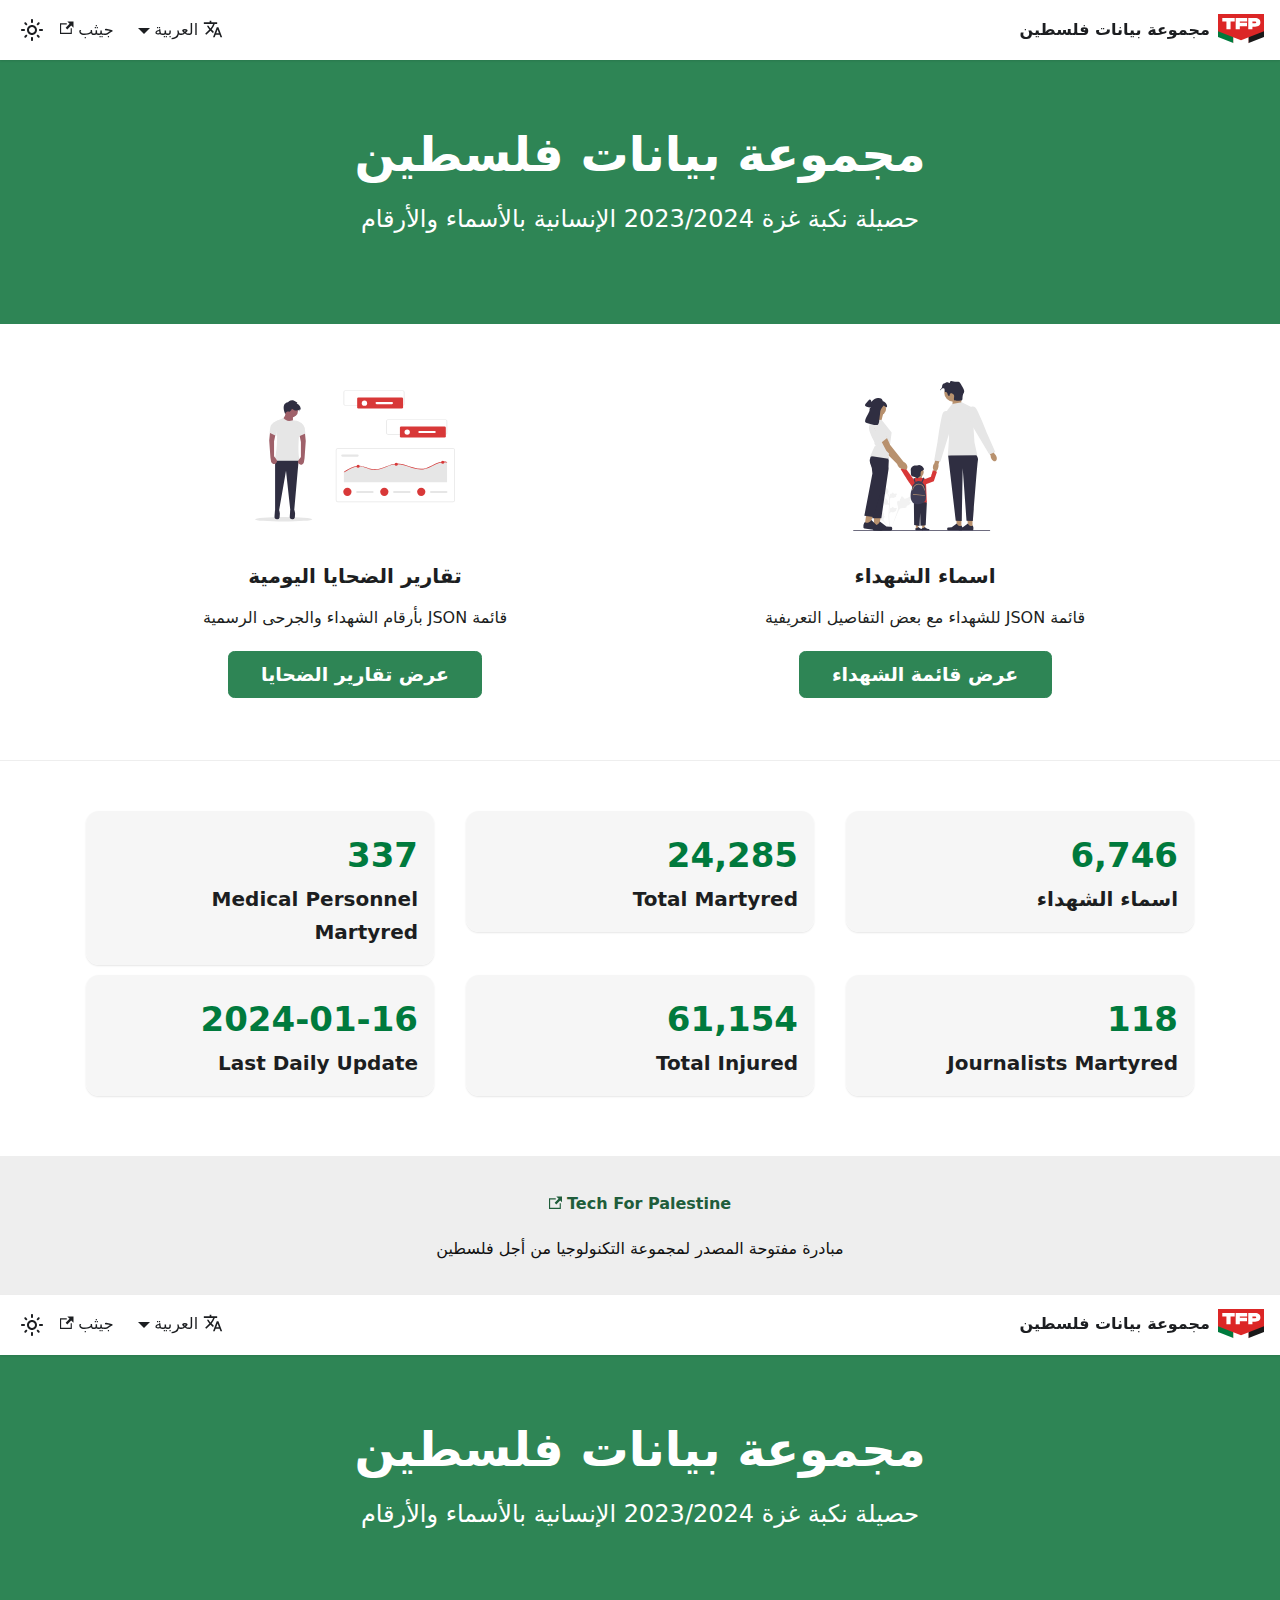
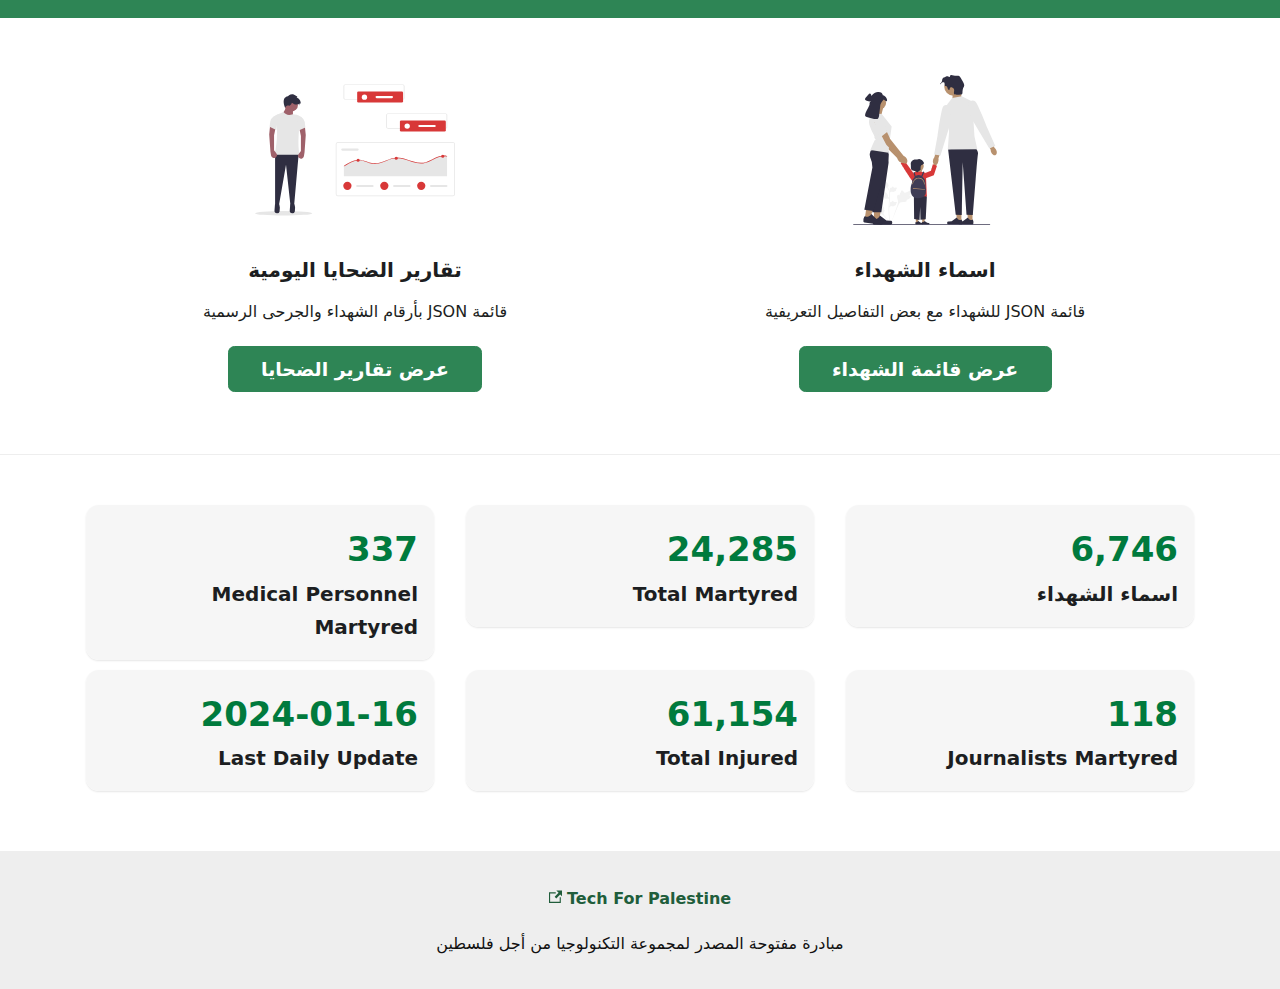
<file: ar/index.html>
<!doctype html>
<html lang="ar" dir="rtl" class="plugin-pages plugin-id-default" data-has-hydrated="false">
<head>
<meta charset="UTF-8">
<meta name="generator" content="Docusaurus v3.1.0">
<title data-rh="true">Palestine Datasets - Home | Palestine Datasets</title><meta data-rh="true" name="viewport" content="width=device-width,initial-scale=1"><meta data-rh="true" name="twitter:card" content="summary_large_image"><meta data-rh="true" property="og:url" content="https://palidata.swj.io/ar/"><meta data-rh="true" property="og:locale" content="ar"><meta data-rh="true" property="og:locale:alternate" content="en_US"><meta data-rh="true" name="docusaurus_locale" content="ar"><meta data-rh="true" name="docusaurus_tag" content="default"><meta data-rh="true" name="docsearch:language" content="ar"><meta data-rh="true" name="docsearch:docusaurus_tag" content="default"><meta data-rh="true" property="og:title" content="Palestine Datasets - Home | Palestine Datasets"><meta data-rh="true" name="description" content="The human toll of the 2023/2024 Gaza Nakba in names &amp; numbers"><meta data-rh="true" property="og:description" content="The human toll of the 2023/2024 Gaza Nakba in names &amp; numbers"><link data-rh="true" rel="icon" href="/ar/img/favicon.svg"><link data-rh="true" rel="canonical" href="https://palidata.swj.io/ar/"><link data-rh="true" rel="alternate" href="https://palidata.swj.io/" hreflang="en-US"><link data-rh="true" rel="alternate" href="https://palidata.swj.io/ar/" hreflang="ar"><link data-rh="true" rel="alternate" href="https://palidata.swj.io/" hreflang="x-default"><script data-rh="true">function insertBanner(){var n=document.createElement("div");n.id="__docusaurus-base-url-issue-banner-container";n.innerHTML='\n<div id="__docusaurus-base-url-issue-banner" style="border: thick solid red; background-color: rgb(255, 230, 179); margin: 20px; padding: 20px; font-size: 20px;">\n   <p style="font-weight: bold; font-size: 30px;">Your Docusaurus site did not load properly.</p>\n   <p>A very common reason is a wrong site <a href="https://docusaurus.io/docs/docusaurus.config.js/#baseUrl" style="font-weight: bold;">baseUrl configuration</a>.</p>\n   <p>Current configured baseUrl = <span style="font-weight: bold; color: red;">/ar/</span> </p>\n   <p>We suggest trying baseUrl = <span id="__docusaurus-base-url-issue-banner-suggestion-container" style="font-weight: bold; color: green;"></span></p>\n</div>\n',document.body.prepend(n);var e=document.getElementById("__docusaurus-base-url-issue-banner-suggestion-container"),s=window.location.pathname,o="/"===s.substr(-1)?s:s+"/";e.innerHTML=o}document.addEventListener("DOMContentLoaded",(function(){void 0===window.docusaurus&&insertBanner()}))</script><link rel="stylesheet" href="/ar/assets/css/styles.f7f53aaa.css">
<script src="/ar/assets/js/runtime~main.6f8f2ef6.js" defer="defer"></script>
<script src="/ar/assets/js/main.62f82317.js" defer="defer"></script>
</head>
<body class="navigation-with-keyboard">
<script>!function(){function t(t){document.documentElement.setAttribute("data-theme",t)}var e=function(){try{return new URLSearchParams(window.location.search).get("docusaurus-theme")}catch(t){}}()||function(){try{return localStorage.getItem("theme")}catch(t){}}();t(null!==e?e:"light")}(),function(){try{const c=new URLSearchParams(window.location.search).entries();for(var[t,e]of c)if(t.startsWith("docusaurus-data-")){var a=t.replace("docusaurus-data-","data-");document.documentElement.setAttribute(a,e)}}catch(t){}}()</script><div id="__docusaurus"><div role="region" aria-label="انتقل إلى المحتوى الرئيسي"><a class="skipToContent_oPtH" href="#__docusaurus_skipToContent_fallback">انتقل إلى المحتوى الرئيسي</a></div><nav aria-label="Main" class="navbar navbar--fixed-top"><div class="navbar__inner"><div class="navbar__items"><button aria-label="Toggle navigation bar" aria-expanded="false" class="navbar__toggle clean-btn" type="button"><svg width="30" height="30" viewBox="0 0 30 30" aria-hidden="true"><path stroke="currentColor" stroke-linecap="round" stroke-miterlimit="10" stroke-width="2" d="M4 7h22M4 15h22M4 23h22"></path></svg></button><a class="navbar__brand" href="/ar/"><div class="navbar__logo"><img src="/ar/img/logo.svg" alt="Palestine Datasets Logo" class="themedComponent_siVc themedComponent--light_hHel"><img src="/ar/img/logo.svg" alt="Palestine Datasets Logo" class="themedComponent_siVc themedComponent--dark_yETr"></div><b class="navbar__title text--truncate">مجموعة بيانات فلسطين</b></a></div><div class="navbar__items navbar__items--right"><div class="navbar__item dropdown dropdown--hoverable dropdown--right"><a href="#" aria-haspopup="true" aria-expanded="false" role="button" class="navbar__link"><svg viewBox="0 0 24 24" width="20" height="20" aria-hidden="true" class="iconLanguage_kvP7"><path fill="currentColor" d="M12.87 15.07l-2.54-2.51.03-.03c1.74-1.94 2.98-4.17 3.71-6.53H17V4h-7V2H8v2H1v1.99h11.17C11.5 7.92 10.44 9.75 9 11.35 8.07 10.32 7.3 9.19 6.69 8h-2c.73 1.63 1.73 3.17 2.98 4.56l-5.09 5.02L4 19l5-5 3.11 3.11.76-2.04zM18.5 10h-2L12 22h2l1.12-3h4.75L21 22h2l-4.5-12zm-2.62 7l1.62-4.33L19.12 17h-3.24z"></path></svg>العربية</a><ul class="dropdown__menu"><li><a href="/" target="_self" rel="noopener noreferrer" class="dropdown__link" lang="en-US">English</a></li><li><a href="/ar/" target="_self" rel="noopener noreferrer" class="dropdown__link dropdown__link--active" lang="ar">العربية</a></li></ul></div><a href="https://github.com/TechForPalestine/palestine-numbers" target="_blank" rel="noopener noreferrer" class="navbar__item navbar__link">جيثب<svg width="13.5" height="13.5" aria-hidden="true" viewBox="0 0 24 24" class="iconExternalLink_nPrP"><path fill="currentColor" d="M21 13v10h-21v-19h12v2h-10v15h17v-8h2zm3-12h-10.988l4.035 4-6.977 7.07 2.828 2.828 6.977-7.07 4.125 4.172v-11z"></path></svg></a><div class="toggle_ki11 colorModeToggle_Hewu"><button class="clean-btn toggleButton_MMFG toggleButtonDisabled_Uw7m" type="button" disabled="" title="التبديل بين الوضع الداكن والفاتح (الحالي الوضع الفاتح)" aria-label="التبديل بين الوضع الداكن والفاتح (الحالي الوضع الفاتح)" aria-live="polite"><svg viewBox="0 0 24 24" width="24" height="24" class="lightToggleIcon_lgto"><path fill="currentColor" d="M12,9c1.65,0,3,1.35,3,3s-1.35,3-3,3s-3-1.35-3-3S10.35,9,12,9 M12,7c-2.76,0-5,2.24-5,5s2.24,5,5,5s5-2.24,5-5 S14.76,7,12,7L12,7z M2,13l2,0c0.55,0,1-0.45,1-1s-0.45-1-1-1l-2,0c-0.55,0-1,0.45-1,1S1.45,13,2,13z M20,13l2,0c0.55,0,1-0.45,1-1 s-0.45-1-1-1l-2,0c-0.55,0-1,0.45-1,1S19.45,13,20,13z M11,2v2c0,0.55,0.45,1,1,1s1-0.45,1-1V2c0-0.55-0.45-1-1-1S11,1.45,11,2z M11,20v2c0,0.55,0.45,1,1,1s1-0.45,1-1v-2c0-0.55-0.45-1-1-1C11.45,19,11,19.45,11,20z M5.99,4.58c-0.39-0.39-1.03-0.39-1.41,0 c-0.39,0.39-0.39,1.03,0,1.41l1.06,1.06c0.39,0.39,1.03,0.39,1.41,0s0.39-1.03,0-1.41L5.99,4.58z M18.36,16.95 c-0.39-0.39-1.03-0.39-1.41,0c-0.39,0.39-0.39,1.03,0,1.41l1.06,1.06c0.39,0.39,1.03,0.39,1.41,0c0.39-0.39,0.39-1.03,0-1.41 L18.36,16.95z M19.42,5.99c0.39-0.39,0.39-1.03,0-1.41c-0.39-0.39-1.03-0.39-1.41,0l-1.06,1.06c-0.39,0.39-0.39,1.03,0,1.41 s1.03,0.39,1.41,0L19.42,5.99z M7.05,18.36c0.39-0.39,0.39-1.03,0-1.41c-0.39-0.39-1.03-0.39-1.41,0l-1.06,1.06 c-0.39,0.39-0.39,1.03,0,1.41s1.03,0.39,1.41,0L7.05,18.36z"></path></svg><svg viewBox="0 0 24 24" width="24" height="24" class="darkToggleIcon_U96C"><path fill="currentColor" d="M9.37,5.51C9.19,6.15,9.1,6.82,9.1,7.5c0,4.08,3.32,7.4,7.4,7.4c0.68,0,1.35-0.09,1.99-0.27C17.45,17.19,14.93,19,12,19 c-3.86,0-7-3.14-7-7C5,9.07,6.81,6.55,9.37,5.51z M12,3c-4.97,0-9,4.03-9,9s4.03,9,9,9s9-4.03,9-9c0-0.46-0.04-0.92-0.1-1.36 c-0.98,1.37-2.58,2.26-4.4,2.26c-2.98,0-5.4-2.42-5.4-5.4c0-1.81,0.89-3.42,2.26-4.4C12.92,3.04,12.46,3,12,3L12,3z"></path></svg></button></div><div class="navbarSearchContainer_bzqh"></div></div></div><div role="presentation" class="navbar-sidebar__backdrop"></div></nav><div id="__docusaurus_skipToContent_fallback" class="main-wrapper mainWrapper_MB5r"><header class="hero hero--primary heroBanner_qdFl"><div class="container"><h1 class="hero__title">مجموعة بيانات فلسطين</h1><p class="hero__subtitle">حصيلة نكبة غزة 2023/2024 الإنسانية بالأسماء والأرقام</p></div></header><main><section class="features_t9lD"><div class="container"><div class="row"><div class="col col--6"><div class="text--center"><a href="/ar/docs/martyrs/"><svg xmlns="http://www.w3.org/2000/svg" width="452.553" height="472.429" viewBox="0 0 452.553 472.429" class="featureSvgMartyr_QKLN" role="img"><g fill="#f2f2f2"><path d="M182.775 380.824c-.844-1.424-4.497.1-5.168-1.192-.67-1.287 2.724-3.249 4.663-7.73.35-.808 2.553-5.9.922-7.471-3.092-2.979-17.24 9.312-22.19 5.29-1.087-.882-1.847-2.645-5.135-5.506-1.308-1.138-2.1-1.652-2.865-1.46-1.087.27-1.173 1.725-2.337 4.584-1.748 4.287-2.78 4.028-3.799 7.449-.755 2.539-.583 4.015-1.472 4.303-1.258.407-2.416-2.287-4.01-2.046-1.628.247-2.612 3.383-2.923 5.73-.583 4.407 1.035 7.314 1.932 10.371.975 3.322 1.553 8.375-.697 15.528l-22.278 62.766c4.919-12.88 19.159-48.186 25.143-61.305 1.727-3.788 3.634-7.63 7.55-9.146 3.771-1.46 8.95-.588 15.55-2.178.772-.186 2.911-.73 3.18-1.989.223-1.04-1.035-1.62-.842-2.595.26-1.307 2.734-1.323 5.776-2.831 2.144-1.064 3.48-2.328 4.629-3.416.346-.327 5.495-5.261 4.371-7.156Z"></path><path d="M95.13 413.866c-.942.004-1.248 2.236-2.076 2.193-.825-.043-.809-2.274-2.448-4.519-.296-.405-2.16-2.955-3.402-2.608-2.353.658-.403 11.148-3.806 12.418-.746.278-1.83.142-4.183.931-.936.314-1.417.554-1.544.985-.18.611.508 1.073 1.575 2.47 1.6 2.094 1.175 2.526 2.56 4.013 1.029 1.103 1.803 1.445 1.688 1.964-.164.735-1.82.526-2.161 1.379-.349.87.906 2.257 1.969 3.087 1.994 1.557 3.888 1.602 5.647 2.044 1.912.48 4.559 1.654 7.42 4.823l24.378 29.043c-4.902-6.13-18.121-23.306-22.834-30.028-1.36-1.94-2.696-3.985-2.31-6.345.371-2.272 2.293-4.562 3.417-8.26.132-.433.482-1.64-.058-2.135-.446-.41-1.095.04-1.517-.335-.567-.505.14-1.724.277-3.652.097-1.36-.139-2.38-.34-3.257-.062-.265-.998-4.216-2.252-4.21ZM113.93 418.086l-.568-5.068.26-.384c1.2-1.777 1.811-3.512 1.819-5.159 0-.262-.011-.523-.024-.79-.049-1.057-.11-2.371.575-3.903.385-.854 1.464-2.832 3.086-2.587.437.061.768.262 1.018.497l.115-.181c.506-.771.906-1.102 1.291-1.42.296-.245.602-.497 1.082-1.094.21-.262.374-.492.513-.685.42-.585.968-1.282 1.934-1.27 1.033.049 1.574.903 1.932 1.468.64 1.009.93 1.735 1.122 2.217.07.177.15.375.19.436.333.49 3.038.032 4.057-.135 2.29-.381 4.27-.712 5.087.732.585 1.033.15 2.398-1.33 4.168-.461.55-.952.969-1.388 1.297.361.215.684.546.815 1.064.309 1.229-.747 2.46-3.137 3.664-.593.3-1.392.702-2.512.896a9.867 9.867 0 0 1-1.408.124c-.009.235-.064.49-.207.752-.42.77-1.294 1.138-2.61 1.05-1.449-.076-2.642-.353-3.694-.595-.92-.21-1.71-.39-2.332-.348-1.153.093-2.041 1.016-3.084 2.213l-2.602 3.041ZM116.563 387.91l-4.758 1.835-.438-.153c-2.023-.71-3.856-.862-5.451-.452-.254.066-.504.144-.759.223-1.01.316-2.266.708-3.921.434-.924-.155-3.11-.697-3.285-2.329a1.838 1.838 0 0 1 .222-1.11l-.204-.066c-.874-.293-1.295-.596-1.7-.889-.313-.224-.634-.456-1.333-.768-.307-.138-.571-.238-.793-.323-.672-.257-1.486-.61-1.72-1.549-.214-1.011.475-1.75.931-2.24a12.216 12.216 0 0 1 1.86-1.649c.153-.112.324-.24.373-.294.39-.446-.74-2.947-1.16-3.89-.95-2.118-1.771-3.95-.581-5.106.85-.828 2.281-.754 4.368.23.65.306 1.18.674 1.607 1.013.117-.404.354-.8.823-1.059 1.11-.61 2.568.1 4.34 2.106.44.497 1.032 1.169 1.503 2.203.221.487.363.94.478 1.33.23-.051.49-.062.779.01.852.21 1.429.962 1.677 2.258.295 1.42.33 2.645.362 3.724.03.942.058 1.753.256 2.344.382 1.091 1.5 1.717 2.922 2.422l3.602 1.745ZM113.93 372.98l-.568-5.069.26-.384c1.2-1.777 1.811-3.512 1.819-5.159 0-.261-.011-.523-.024-.79-.049-1.057-.11-2.371.575-3.903.385-.854 1.464-2.832 3.086-2.587.437.061.768.262 1.018.497l.115-.181c.506-.771.906-1.102 1.291-1.42.296-.244.602-.497 1.082-1.094.21-.261.374-.492.513-.685.42-.585.968-1.282 1.934-1.27 1.033.049 1.574.903 1.932 1.468.64 1.009.93 1.735 1.122 2.218.07.176.15.374.19.435.333.49 3.038.032 4.057-.134 2.29-.382 4.27-.713 5.087.731.585 1.033.15 2.398-1.33 4.168-.461.55-.952.969-1.388 1.297.361.215.684.546.815 1.064.309 1.229-.747 2.46-3.137 3.664-.593.3-1.392.702-2.512.896a9.867 9.867 0 0 1-1.408.124c-.009.235-.064.49-.207.752-.42.77-1.294 1.138-2.61 1.05-1.449-.076-2.642-.353-3.694-.595-.92-.21-1.71-.39-2.332-.348-1.153.093-2.041 1.016-3.084 2.213l-2.602 3.041Z"></path><path d="m119.115 471.357-1.062-.665-.257-1.226.257 1.226-1.238.142c-.02-.115-.087-.38-.189-.793-.554-2.266-2.244-9.163-3.653-20.023a204.149 204.149 0 0 1-1.656-23.17c-.115-7.807.255-13.717.55-18.467.225-3.583.496-6.994.763-10.318.71-8.878 1.379-17.265.881-26.55-.11-2.072-.341-6.387-2.862-10.978-1.462-2.662-3.476-5.026-5.987-7.023l1.561-1.963c2.772 2.208 5 4.826 6.624 7.782 2.794 5.09 3.046 9.792 3.168 12.05.506 9.45-.17 17.917-.888 26.88-.264 3.312-.536 6.708-.758 10.276-.294 4.706-.66 10.565-.546 18.271.113 7.702.663 15.4 1.634 22.887 1.392 10.723 3.057 17.517 3.604 19.749.292 1.191.353 1.441.054 1.913Z"></path><path d="M100.066 357.494c-.103 0-.207-.003-.312-.01-2.134-.115-4.11-1.393-5.874-3.796-.828-1.13-1.251-2.42-2.095-4.992-.131-.397-.768-2.408-1.154-5.176-.253-1.808-.222-2.565.137-3.233.398-.744 1.041-1.262 1.766-1.612a1.416 1.416 0 0 1 .097-.74c.427-1.044 1.563-.907 2.177-.841.311.039.699.09 1.117.068.659-.032 1.012-.227 1.548-.521.513-.282 1.15-.631 2.096-.825 1.865-.389 3.428.14 3.943.313 2.71.903 4.046 3.01 5.593 5.45.308.49 1.367 2.271 2.065 4.714.504 1.762.433 2.545.282 3.127-.309 1.197-1.037 1.882-2.886 3.394-1.93 1.584-2.9 2.377-3.732 2.859-1.937 1.118-3.153 1.82-4.768 1.82Z"></path></g><path fill="#B8916E" d="M217.451 467.068h6.563l3.121-25.313h-9.685l.001 25.313z"></path><path d="M239.935 466.92c.204.343.312 1.454.312 1.854 0 1.23-.997 2.228-2.227 2.228h-20.323c-.84 0-1.52-.68-1.52-1.52v-.846s-1.005-2.543 1.065-5.677c0 0 2.572 2.454 6.416-1.39l1.134-2.054 8.205 6.001 4.549.56c.995.123 1.877-.019 2.389.843Z" fill="#2f2e41"></path><path fill="#B8916E" d="M197.451 467.068h6.563l3.121-25.313h-9.685l.001 25.313z"></path><path d="M219.935 466.92c.204.343.312 1.454.312 1.854 0 1.23-.997 2.228-2.227 2.228h-20.323c-.84 0-1.52-.68-1.52-1.52v-.846s-1.005-2.543 1.065-5.677c0 0 2.572 2.454 6.416-1.39l1.134-2.054 8.205 6.001 4.549.56c.995.123 1.877-.019 2.389.843ZM225.032 357.755l7 27.107-3.5 69.61-16.5 1.104-1-40.071-2 41.25-17-3.536-1-90.75 34-4.714z" fill="#2f2e41"></path><path d="M157.268 266.488c-2.258-3.963-6.134-6.01-8.656-4.573-2.522 1.438-2.735 5.816-.475 9.78a11.416 11.416 0 0 0 3.646 3.972l9.782 16.672 7.726-4.757-10.463-15.93c-.1-1.822-.635-3.592-1.56-5.164Z" fill="#B8916E"></path><path d="M201.722 325.344s-9.27 12.777-14.94 8.211c-5.67-4.566-36.998-55.894-36.998-55.894l12.432-6.663 39.506 54.346Z" fill="#D83838"></path><path fill="#B8916E" d="m193.032 309.755 12-18 12 5-3 16-21-3z"></path><path fill="#D83838" d="m194.032 305.755 21-1 14 4 3 74-42-4v-39.024l-6-19.976 10-14z"></path><path d="M228.69 355.671a16.386 16.386 0 0 1-.842-6.692c.537-6.398.639-18.934-5.883-24.597l-3.683-3.99c-.077-.084-.163-.155-.241-.236l6.094-14.325-3.681-1.566-5.657 13.297a16.15 16.15 0 0 0-8.396-2.373c-3.458 0-6.763 1.128-9.493 3.113l-3.45-12.64-3.86 1.054 4.314 14.415c-.157.19-.328.367-.477.566l-2.107 2.829a16.487 16.487 0 0 1-1.693 1.929c-1.294 1.267-3.818 4.343-3.842 9.079-.008 1.62-.341 3.221-.835 4.764l-2.505 7.828c-.235.735-.42 1.483-.545 2.244-1.104 6.704-4.927 38.283 21.201 37.651 24.357-.59 25.96-15.42 25.818-20.346-.03-1.069.065-2.13.265-3.18.365-1.927.694-5.336-.502-8.824Z" fill="#3f3d56"></path><path fill="#B8916E" d="m338.723 36.017 2.278 35.166-28.641 6.572 1.995-28.434 24.368-13.304zM340.904 463.408l-12.91-.001-6.142-49.796h19.054l-.002 49.797z"></path><path d="M296.673 463.115c-.402.677-.614 2.862-.614 3.65a4.382 4.382 0 0 0 4.381 4.381h39.98a2.99 2.99 0 0 0 2.99-2.99v-1.664s1.978-5.002-2.094-11.169c0 0-5.061 4.829-12.623-2.734l-2.23-4.04-16.143 11.806-8.947 1.102c-1.958.24-3.693-.038-4.7 1.658Z" fill="#2f2e41"></path><path fill="#B8916E" d="m375.904 463.408-12.91-.001-6.142-49.796h19.054l-.002 49.797z"></path><path d="M331.673 463.115c-.402.677-.614 2.862-.614 3.65a4.382 4.382 0 0 0 4.381 4.381h39.98a2.99 2.99 0 0 0 2.99-2.99v-1.664s1.978-5.002-2.094-11.169c0 0-5.061 4.829-12.623-2.734l-2.23-4.04-16.143 11.806-8.947 1.102c-1.958.24-3.693-.038-4.7 1.658ZM384.032 226.755s11 14 9 22-16 192-16 192l-20-1-12-165-3.086 166-18.914-1-24-206 85-7Z" fill="#2f2e41"></path><path d="M268.405 271.394c-1.891 7.248-7.164 12.147-11.776 10.943s-6.818-8.055-4.925-15.306a18.746 18.746 0 0 1 4.089-7.853l8.4-30.609 14.28 4.248-9.797 29.724c.618 2.93.525 5.966-.271 8.853Z" fill="#B8916E"></path><circle cx="315.458" cy="36.626" r="28.574" fill="#B8916E"></circle><path fill="#e6e6e6" d="m312.032 72.755 30-6 33 17 7 109 9 41-93 1 4-55-6-87 16-20z"></path><path d="M305.032 95.755s-16-5-22 4-17 90-17 90l-11 61 20 3 33-107-3-51Z" fill="#e6e6e6"></path><path d="M450.565 236.336c3.26 6.744 2.423 13.892-1.87 15.966s-10.412-1.711-13.673-8.458a18.746 18.746 0 0 1-1.979-8.63l-13.452-28.75 13.626-6.024 11.814 28.981c2.37 1.83 4.268 4.2 5.534 6.915Z" fill="#B8916E"></path><path d="M362.508 84.791s14.369-8.633 22.323-1.302c7.953 7.33 37.75 83.45 37.75 83.45l25.08 56.683-18.728 7.634-57.31-96.196-9.115-50.268Z" fill="#e6e6e6"></path><path d="M431.67 471.24c0 .66-.53 1.19-1.19 1.19H1.19c-.66 0-1.19-.53-1.19-1.19 0-.32.12-.6.32-.81h89.72c1.91 0 3.78-.13 5.62-.38h334.82c.66 0 1.19.53 1.19 1.19Z" fill="#3f3d56"></path><path d="M255.902 274.545c1.785-4.198 5.398-6.68 8.07-5.544 2.67 1.136 3.39 5.46 1.603 9.659a11.416 11.416 0 0 1-3.162 4.367l-7.786 17.692-8.225-3.83 8.55-17.035c-.112-1.82.214-3.64.95-5.31Z" fill="#B8916E"></path><circle cx="203.899" cy="286.652" r="18.393" fill="#B8916E"></circle><path fill="#D83838" d="m227.032 308.755 18-7 6-21 13 5-10 30-27 10.315v-17.315z"></path><path d="m201.48 307.103 10.97-8.926s-1.038-13.376 2.905-14.579 8.056-6.008 8.056-6.008-6.527-14.744-18.016-12.507c-11.488 2.237-8.867-1.166-15.947 2.583-7.08 3.75-8.74 8.753-7.88 14.069.862 5.316-1.702 18.523 6.874 19.203s13.038 6.165 13.038 6.165ZM298.152 43.023c-2.086-3.803-1.003-5.618-2.884-7.105 0 0-.757-.598-6.457-1.36-.544-9.325-2.055-10.571-2.055-10.572-1.74-1.436-4.51-1.236-6.275-.583-3.733 1.38-3.604 5.015-6.083 5.51-3.424.685 5.912-5.17 5.803-11.362-.09-5.052 3.53-9.662 4.79-9.303 1.25.357 4.6-3.282 6.237-3.09 1.118.13 5.858-1.495 7.078-1.241 1.332.277 5.585 2.948 5.812 2.433 1.579-3.574 1.283-4.624 2.457-5.589 2.081-1.709 5.138-.159 10.04.934C326.704 3.944 328.754.722 333.8 3.42c2.549 1.363 4.51 4.646 8.33 11.156 5.342 9.104 8.013 13.656 7.63 18.686-.39 5.13-2.847 4.606-4.544 12.11-1.89 8.354.382 12.424-2.656 14.944-2.348 1.948-21.816 2.098-23.993.05-3.728-3.506 2.099-10.784-1.86-16.757-2.43-3.666-7.747-5.636-10.376-4.13-2.972 1.704-1.872 7.488-3.896 7.866-1.734.325-3.919-3.66-4.282-4.322Z" fill="#2f2e41"></path><path d="M159.66 275.482c3.98-3.363 2.924-11.159-2.36-17.414-2.313-2.738-5.053-4.726-7.737-5.815l-3.084-3.56-39.826-49.901s-22.056-49.642-28.566-55.005c-6.51-5.363-14.17-2.57-14.17-2.57l-5.978 7.394 37.244 69.312 38.116 38.359 5.145 5.364c.626 2.828 2.128 5.861 4.442 8.599 5.284 6.255 12.794 8.6 16.774 5.237Z" fill="#B8916E"></path><path fill="#e6e6e6" d="m84.482 153.017 9.98 14.638 14.328 21.205-25.745 8.906-22.73-39.004 24.167-5.745z"></path><path d="m94.615 103.201-7.229 27.559-27.558-5.422S70.67 105.46 67.96 96.424l26.655 6.777ZM65.523 461.928l16.596-.001 7.894-64.013-24.493.002.003 64.012z" fill="#B8916E"></path><path d="M122.382 461.552c.516.87.79 3.679.79 4.69a5.633 5.633 0 0 1-5.633 5.633H66.144a3.843 3.843 0 0 1-3.843-3.842v-2.14s-2.542-6.43 2.692-14.357c0 0 6.506 6.206 16.227-3.515l2.867-5.193 20.75 15.176 11.503 1.416c2.516.31 4.747-.048 6.042 2.132ZM111.603 276.676 88.735 432.29h-28.69l3.814-88.828 2.008-46.707-5.823-22.232s-2.655-4.942-4.891-10.932c-2.521-6.76-4.512-14.864-1.556-18.707 1.087-1.417 3.915-2.466 7.758-3.246 2.348-.48 5.081-.854 8.032-1.144 16.967-1.679 41.1-.63 41.1-.63l.614 20.246.34 11.306.162 5.26Z" fill="#2f2e41"></path><path fill="#B8916E" d="m36.29 454.318 16.419 2.412 17.122-62.183-24.234-3.561-9.307 63.332z"></path><path d="M92.598 462.216c.385.936.246 3.755.099 4.756a5.633 5.633 0 0 1-6.392 4.753l-50.848-7.476a3.843 3.843 0 0 1-3.243-4.36l.311-2.117s-1.58-6.732 4.752-13.813c0 0 5.534 7.087 16.566-1.117l3.591-4.721 18.323 18.033 11.174 3.074c2.444.672 4.703.643 5.667 2.988ZM111.963 250.724l-3.136 27.012-17.105 56.922-28.159 93.712-28.382-4.17 25.473-133.246-2.522-22.848s-.822-2.271-1.763-5.596c-1.87-6.578-4.213-17.29-1.634-22.754.348-.743.785-1.388 1.326-1.91 1.014-.983 3.076-1.58 5.838-1.897 11.544-1.305 35.32 2.427 45.9 4.259l4.164 10.516Z" fill="#2f2e41"></path><path d="m90.097 122.628 31.173 39.305-5.596 40.978-4.795 41.697-56.472-8.584s12.198-29.365 13.553-30.72 4.76 1.991 2.38-2.393-5.09-4.384-2.832-6.643-17.62-31.625-17.62-47.437c0-15.812 9.488-28.462 9.488-28.462l30.721 2.259Z" fill="#e6e6e6"></path><circle cx="82.824" cy="87.406" r="21" fill="#B8916E"></circle><path d="M81.843 127.556s3.142-24.863 3.698-32.094c.556-7.23 10.763-18.52 10.763-18.52l7.23 5.84s6.118 0 1.947-8.898c-4.172-8.9-11.958-10.29-11.958-10.29s-.835-11.68-15.296-10.29c-14.46 1.39-20.857 13.071-20.857 13.071s-.834-14.74-10.011-3.893c-9.178 10.845-14.461 15.295-4.728 18.91 9.733 3.616 16.964.835 16.964.835s-9.455 1.946-7.787 8.62c1.669 6.675-21.97 36.988-11.124 40.325 10.846 3.337 35.04 11.402 37.821 6.118 2.781-5.284 3.338-9.734 3.338-9.734Z" fill="#2f2e41"></path><path d="M168.407 277.564c4.009-3.329 3.017-11.134-2.214-17.433-2.29-2.757-5.013-4.768-7.687-5.88l-3.055-3.584-39.407-50.234S94.406 150.608 87.94 145.19c-6.465-5.418-14.148-2.69-14.148-2.69l-6.039 7.344 36.662 69.622 37.793 38.677 5.1 5.408c.602 2.832 2.079 5.878 4.37 8.635 5.23 6.3 12.72 8.707 16.73 5.377Z" fill="#B8916E"></path><path d="M65.466 138.64s9.647 50.06 20.624 57.44l21.875-17.056s1.915-.083-1.648-4.107c-3.563-4.025-2.65-12.667-2.65-12.667s1.602 2.074-1.886-.805c-3.488-2.88-.24-22.682-.24-22.682l-36.075-.124Z" fill="#e6e6e6"></path><path d="M224.793 345.18a1 1 0 0 1-.977-.789l-1.1-5.108a16.925 16.925 0 0 0-15.783-13.34c-7.112-.319-13.703 3.894-16.404 10.478l-2.759 6.725a1 1 0 1 1-1.85-.759l2.76-6.725c3.02-7.363 10.383-12.065 18.343-11.717a18.926 18.926 0 0 1 17.648 14.917l1.1 5.108a1 1 0 0 1-.978 1.21ZM225.973 361.444c-.03 0-.06-.001-.09-.004l-37.004-3.3a1 1 0 0 1 .177-1.992l37.005 3.3a1 1 0 0 1-.088 1.996Z" fill="#B8916E"></path></svg></a></div><div class="text--center padding-horiz--md"><h3>اسماء الشهداء</h3><p>قائمة JSON للشهداء مع بعض التفاصيل التعريفية</p><div><a class="button button--primary button--lg" href="/ar/docs/martyrs/">عرض قائمة الشهداء</a></div></div></div><div class="col col--6"><div class="text--center"><a href="/ar/docs/casualties-daily/"><svg xmlns="http://www.w3.org/2000/svg" data-name="Layer 1" width="823.5" height="539.233" viewBox="0 0 823.5 539.233" class="featureSvg_GfXr" role="img"><ellipse cx="118" cy="530.233" rx="118" ry="9" fill="#e6e6e6"></ellipse><path d="m156.218 135.46-47.076-12.838q18.856-17.793 16.405-33.524h30.671Z" fill="#9f616a"></path><path fill="#2f2e41" d="m161.211 496.376-15.206 2.139-18.318-168.331-29.244 167.618-15.692.713V285.961h97.005l-18.545 210.415z"></path><path d="M90.648 530.31a10.695 10.695 0 0 0 10.607-7.817l1.111-16.574-2.239-11.755c-5.907-4.855-11.88-4.754-17.912 0l-1.924 24.621a10.695 10.695 0 0 0 10.357 11.524ZM153.416 530.31a10.695 10.695 0 0 0 10.607-7.817l1.11-16.574-2.238-11.755c-5.908-4.855-11.88-4.754-17.913 0l-1.923 24.621a10.695 10.695 0 0 0 10.357 11.524Z" fill="#2f2e41"></path><circle cx="149.799" cy="84.105" r="27.104" fill="#9f616a"></circle><path d="M184.036 289.527H80.61c13.405-62.124 13.368-112.158 2.69-152.622a10.813 10.813 0 0 1 6.576-12.854L117.7 113.35c8.354 10.788 20.142 15.5 38.517 8.56l14.58 2.99a14.982 14.982 0 0 1 11.958 15.666c-1.073 15.826-.65 31.772-1.573 45.538-2.86 42.628-4.094 75.86 2.853 103.424Z" fill="#e6e6e6"></path><path d="M135.533 48.442s15.692-17.832 34.237-.713l4.993 1.426-3.566 2.853s18.545 8.56 17.118 26.391c0 0-2.853-.713-4.28 0s-2.14 8.56-2.14 8.56-2.139-5.707-2.852-6.42-10.7 7.846-27.105-4.993c0 0-4.992 12.839-10.699 11.412s-13.552-.713-17.118 8.56c0 0-19.258-41.37 11.412-47.076Z" fill="#2f2e41"></path><path d="m189.028 273.835-9.156 12.272a12.027 12.027 0 0 0 2.595 16.94 12.027 12.027 0 0 0 18.92-7.847l2.62-16.372L209 208.214l-3.566-35.663-22.825 8.56 6.42 30.67Z" fill="#9f616a"></path><path d="m179.756 189.67 27.817-12.84-1.426-10.105a41.488 41.488 0 0 0-26.49-38.682l-8.46-3.281Z" fill="#e6e6e6"></path><path d="m78.472 270.982 9.156 12.272a12.027 12.027 0 0 1-2.595 16.94 12.027 12.027 0 0 1-18.92-7.848l-2.62-16.37L58.5 205.36l3.566-35.663 22.825 8.559-6.42 30.67Z" fill="#9f616a"></path><path d="m87.744 186.816-27.817-12.839 1.426-10.105a41.488 41.488 0 0 1 26.49-38.682l8.46-3.281ZM816 459.733H340a7.508 7.508 0 0 1-7.5-7.5v-207a7.508 7.508 0 0 1 7.5-7.5h476a7.508 7.508 0 0 1 7.5 7.5v207a7.508 7.508 0 0 1-7.5 7.5Zm-476-219a4.505 4.505 0 0 0-4.5 4.5v207a4.505 4.505 0 0 0 4.5 4.5h476a4.505 4.505 0 0 0 4.5-4.5v-207a4.505 4.505 0 0 0-4.5-4.5Z" fill="#e6e6e6"></path><path d="M359.5 263.233a4.5 4.5 0 0 0 0 9h63a4.5 4.5 0 0 0 0-9ZM790.79 294.528v83.45H365.96V334.04c2.941-1.89 5.901-3.77 8.887-5.588 12.754-7.805 26.406-15.104 41.284-17.81a62.32 62.32 0 0 1 21.312-.265c7.466 1.233 14.611 3.805 21.686 6.386 6.977 2.554 13.971 5.188 21.268 6.67a62.272 62.272 0 0 0 21.57.425c13.661-2.049 26.495-7.539 39.275-12.506 12.86-4.993 26.112-9.711 40.03-10.332 13.74-.62 27.312 2.625 40.35 6.652 26.583 8.204 53.726 20.372 81.874 12.026 28.582-8.46 54.872-32.886 86.548-25.64a1.192 1.192 0 0 1 .746.47Z" fill="#e6e6e6"></path><path d="M790.79 295.982a1.283 1.283 0 0 1-1.454.639 47.368 47.368 0 0 0-11.512-1.189c-31.158.55-55.113 25.632-85.578 29.384-27.468 3.379-53.322-9.978-79.148-16.958-13.42-3.627-27.255-5.552-41.064-3.086-13.703 2.439-26.563 8.044-39.477 13.02-12.434 4.789-25.357 9.241-38.82 9.463-14.803.248-28.133-5.854-41.862-10.501-7.14-2.422-14.466-4.337-22.031-4.523a66.645 66.645 0 0 0-21.712 3.36c-14.59 4.64-27.733 12.905-40.532 21.118a1.137 1.137 0 0 1-.753.204 1.374 1.374 0 0 1-.586-2.5l.586-.373c2.935-1.89 5.889-3.77 8.869-5.588 12.727-7.805 26.35-15.104 41.197-17.81a62.062 62.062 0 0 1 21.268-.265c7.45 1.233 14.58 3.805 21.64 6.386 6.963 2.554 13.943 5.188 21.224 6.67a62.014 62.014 0 0 0 21.526.425c13.631-2.049 26.438-7.539 39.192-12.506 12.834-4.993 26.058-9.711 39.947-10.332 13.711-.62 27.255 2.625 40.266 6.652 26.527 8.204 53.613 20.372 81.702 12.026 28.523-8.46 54.758-32.886 86.367-25.64a1.19 1.19 0 0 1 .745.47 1.367 1.367 0 0 1 0 1.454Z" fill="#D83838"></path><circle cx="424.496" cy="311.459" r="6.208" fill="#D83838"></circle><circle cx="581.479" cy="303.477" r="6.208" fill="#D83838"></circle><circle cx="773.052" cy="295.494" r="6.208" fill="#D83838"></circle><path d="M421 413.233a4.5 4.5 0 0 0 0 9h63a4.5 4.5 0 0 0 0-9Z" fill="#e6e6e6"></path><circle cx="380.5" cy="417.233" r="17" fill="#D83838"></circle><path d="M573 413.233a4.5 4.5 0 0 0 0 9h63a4.5 4.5 0 0 0 0-9Z" fill="#e6e6e6"></path><circle cx="532.5" cy="417.233" r="17" fill="#D83838"></circle><path d="M725 413.233a4.5 4.5 0 0 0 0 9h63a4.5 4.5 0 0 0 0-9Z" fill="#e6e6e6"></path><circle cx="684.5" cy="417.233" r="17" fill="#D83838"></circle><path data-name="Path 78" d="M783.419 181.842H548.581c-4.578 0-8.288-2.643-8.293-5.9V124.9c.005-3.257 3.715-5.9 8.293-5.9h234.838c4.578 0 8.288 2.643 8.293 5.9v51.041c-.004 3.257-3.715 5.897-8.293 5.901Zm-234.838-60.484c-2.747 0-4.973 1.586-4.976 3.54v51.041c0 1.954 2.229 3.538 4.976 3.54h234.838c2.747 0 4.973-1.586 4.976-3.54V124.9c0-1.954-2.229-3.538-4.976-3.54Z" fill="#e6e6e6"></path><path d="M601.68 148.007a5.006 5.006 0 0 0-5 5v35a5.006 5.006 0 0 0 5 5h179a5.006 5.006 0 0 0 5-5v-35a5.006 5.006 0 0 0-5-5Z" fill="#D83838"></path><circle cx="626.679" cy="171.007" r="11" fill="#fff"></circle><path d="M676.81 166.233a4.5 4.5 0 0 0 0 9h63a4.5 4.5 0 0 0 0-9Z" fill="#fff"></path><path data-name="Path 78" d="M607.419 62.842H372.581c-4.578 0-8.288-2.643-8.293-5.9V5.9c.005-3.257 3.715-5.9 8.293-5.9h234.838c4.578 0 8.288 2.643 8.293 5.9v51.041c-.004 3.257-3.715 5.897-8.293 5.901ZM372.581 2.358c-2.747 0-4.973 1.586-4.976 3.54v51.041c0 1.954 2.229 3.538 4.976 3.54h234.838c2.747 0 4.973-1.586 4.976-3.54V5.9c0-1.954-2.229-3.538-4.976-3.54Z" fill="#e6e6e6"></path><path d="M425.679 29.007a5.006 5.006 0 0 0-5 5v35a5.006 5.006 0 0 0 5 5h179a5.006 5.006 0 0 0 5-5v-35a5.006 5.006 0 0 0-5-5Z" fill="#D83838"></path><circle cx="450.679" cy="52.007" r="11" fill="#fff"></circle><path d="M500.81 47.233a4.5 4.5 0 0 0 0 9h63a4.5 4.5 0 0 0 0-9Z" fill="#fff"></path></svg></a></div><div class="text--center padding-horiz--md"><h3>تقارير الضحايا اليومية</h3><p>قائمة JSON بأرقام الشهداء والجرحى الرسمية</p><div><a class="button button--primary button--lg" href="/ar/docs/casualties-daily/">عرض تقارير الضحايا</a></div></div></div></div></div></section><div class="spacer_hnjC"></div><section class="previewContainer_imGE"><div class="container"><div class="row"><div class="col col--4"><div class="cardContainer_FUrQ"><div class="card"><div class="cardContentWrapper_KSEJ"><div class="card__body"><div class="previewDataValue_Bb1c">6,746</div><div class="previewDataLabel_Swhh">اسماء الشهداء</div></div></div></div></div></div><div class="col col--4"><div class="cardContainer_FUrQ"><div class="card"><div class="cardContentWrapper_KSEJ"><div class="card__body"><div class="previewDataValue_Bb1c">24,285</div><div class="previewDataLabel_Swhh">Total Martyred</div></div></div></div></div></div><div class="col col--4"><div class="cardContainer_FUrQ"><div class="card"><div class="cardContentWrapper_KSEJ"><div class="card__body"><div class="previewDataValue_Bb1c">337</div><div class="previewDataLabel_Swhh">Medical Personnel Martyred</div></div></div></div></div></div><div class="col col--4"><div class="cardContainer_FUrQ"><div class="card"><div class="cardContentWrapper_KSEJ"><div class="card__body"><div class="previewDataValue_Bb1c">118</div><div class="previewDataLabel_Swhh">Journalists Martyred</div></div></div></div></div></div><div class="col col--4"><div class="cardContainer_FUrQ"><div class="card"><div class="cardContentWrapper_KSEJ"><div class="card__body"><div class="previewDataValue_Bb1c">61,154</div><div class="previewDataLabel_Swhh">Total Injured</div></div></div></div></div></div><div class="col col--4"><div class="cardContainer_FUrQ"><div class="card"><div class="cardContentWrapper_KSEJ"><div class="card__body"><div class="previewDataValue_Bb1c">2024-01-16</div><div class="previewDataLabel_Swhh">Last Daily Update</div></div></div></div></div></div></div></div></section></main></div><footer class="footer footer--dark"><div class="container container-fluid"><div class="footer__links text--center"><div class="footer__links"><a href="https://techforpalestine.org/" target="_blank" rel="noopener noreferrer" class="footer__link-item">Tech For Palestine<svg width="13.5" height="13.5" aria-hidden="true" viewBox="0 0 24 24" class="iconExternalLink_nPrP"><path fill="currentColor" d="M21 13v10h-21v-19h12v2h-10v15h17v-8h2zm3-12h-10.988l4.035 4-6.977 7.07 2.828 2.828 6.977-7.07 4.125 4.172v-11z"></path></svg></a></div></div><div class="footer__bottom text--center"><div class="footer__copyright">مبادرة مفتوحة المصدر لمجموعة التكنولوجيا من أجل فلسطين</div></div></div></footer></div>
</body>
</html>
</file>
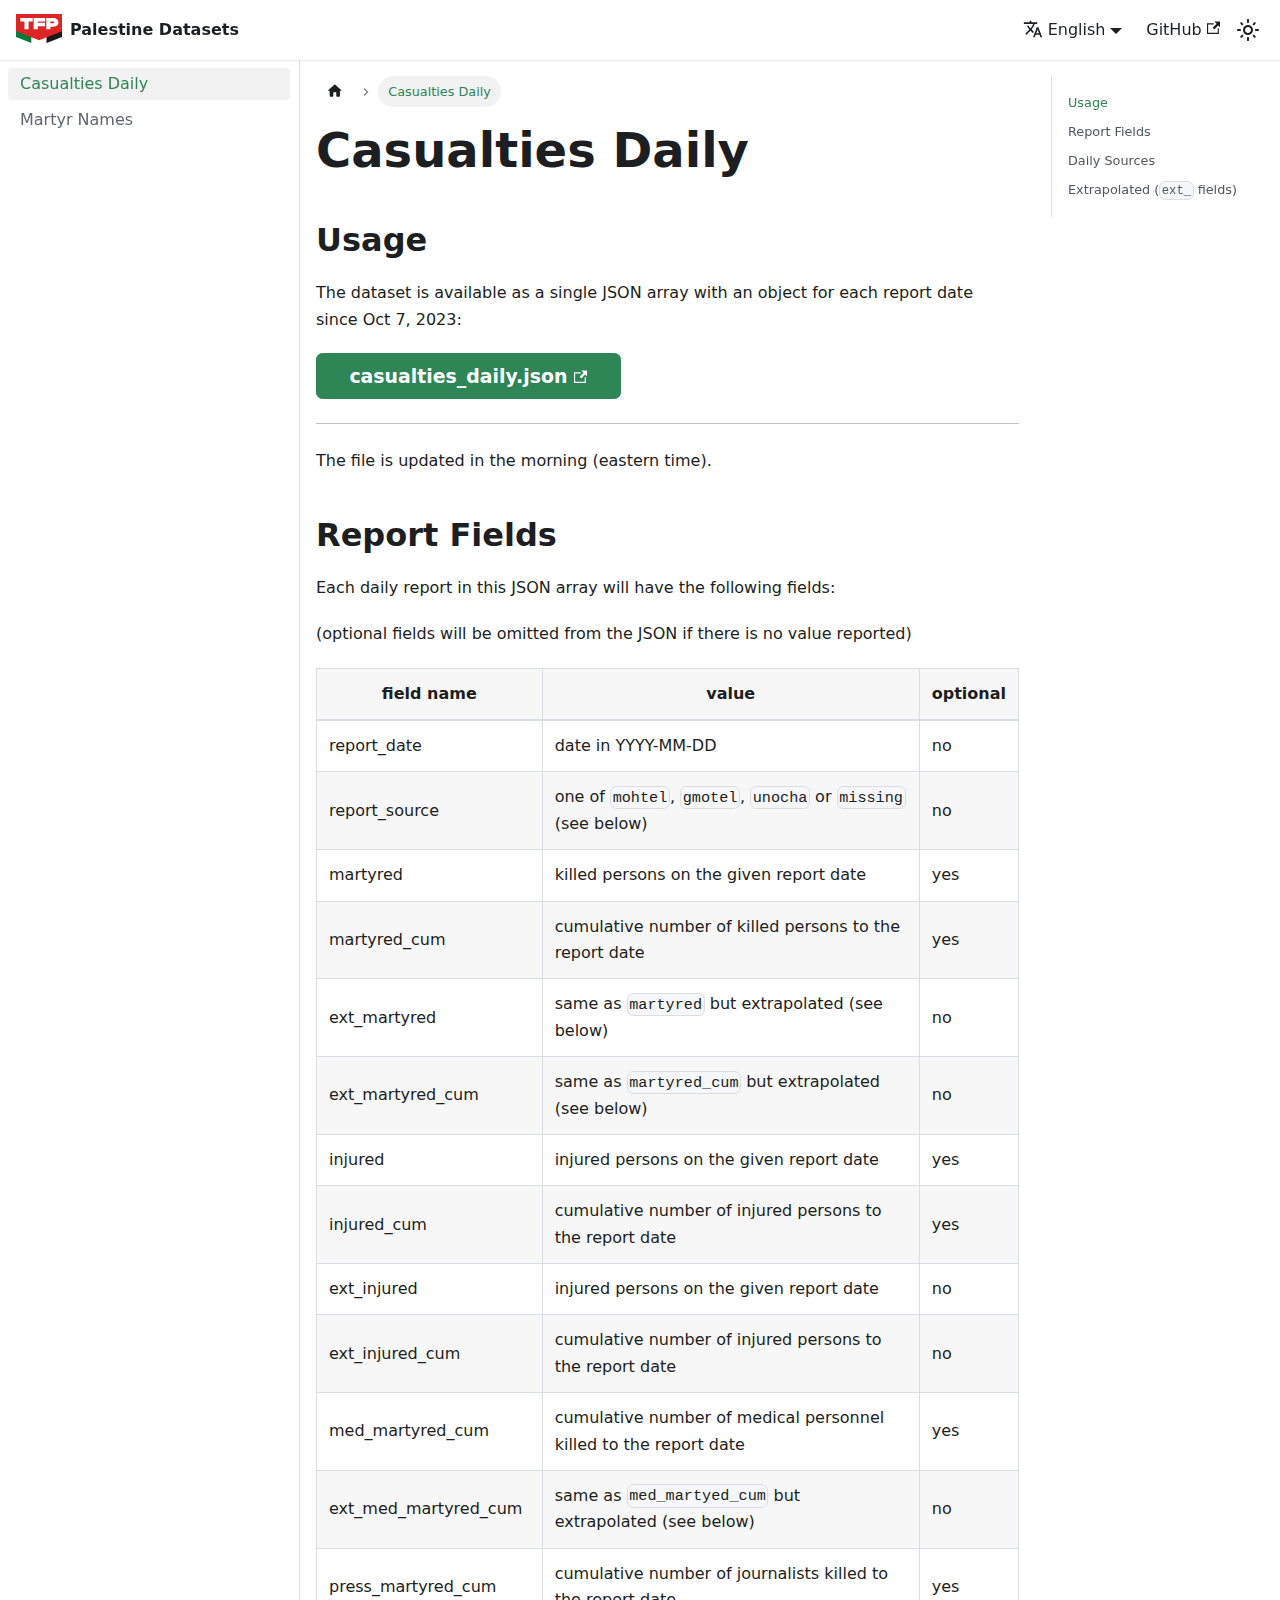
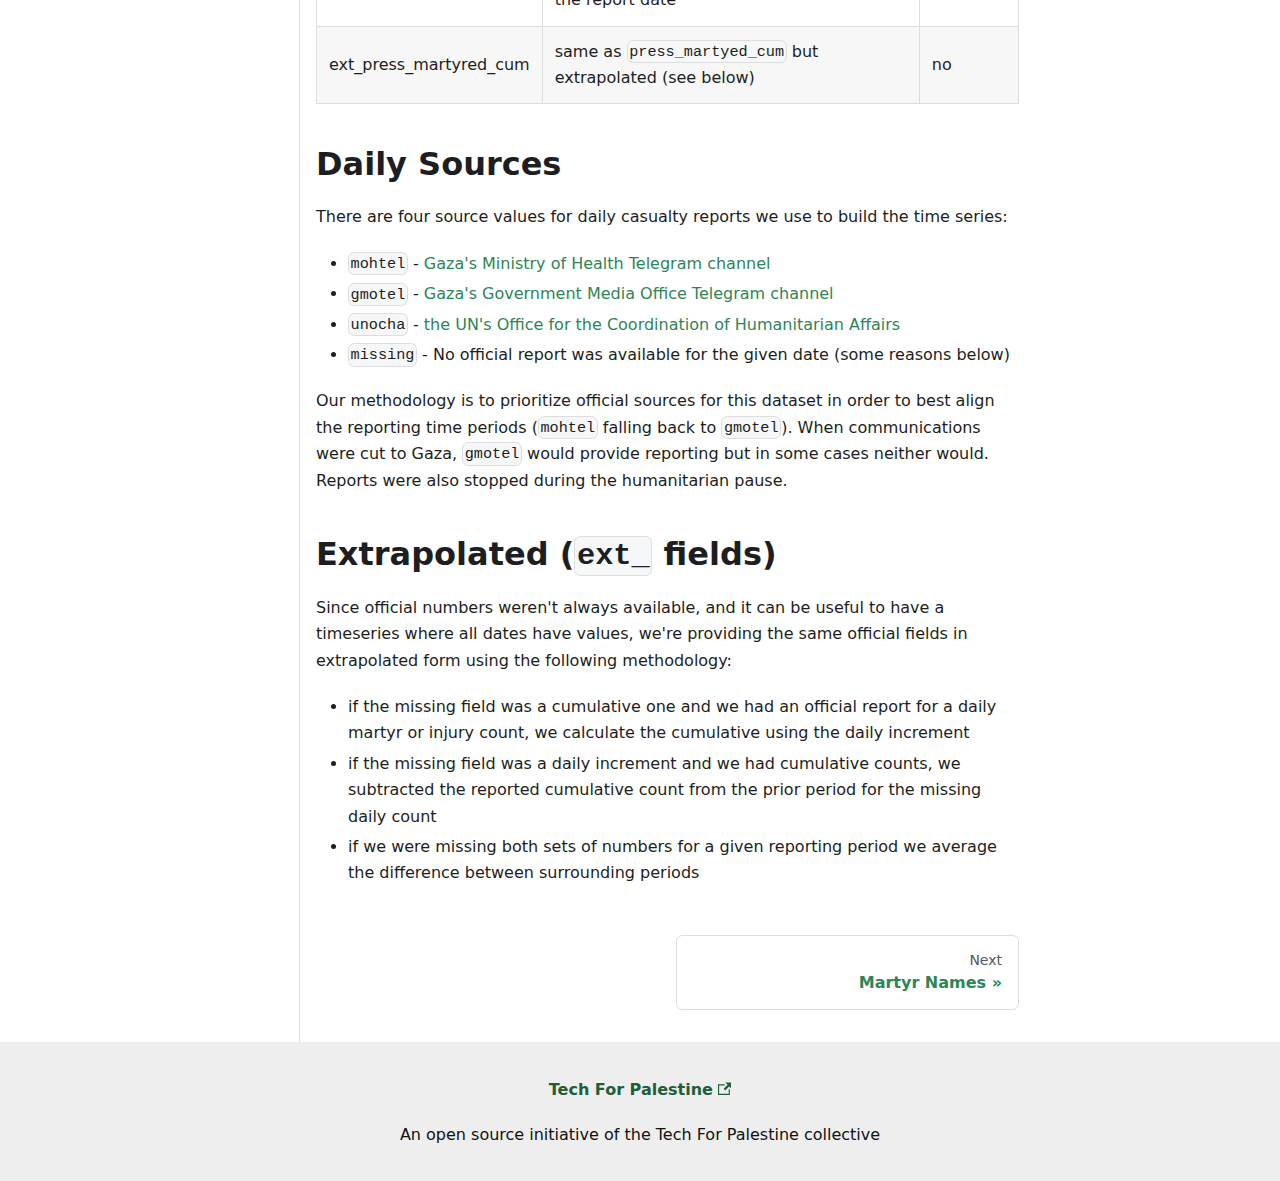
<file: docs/casualties-daily/index.html>
<!doctype html>
<html lang="en-US" dir="ltr" class="docs-wrapper plugin-docs plugin-id-default docs-version-current docs-doc-page docs-doc-id-casualties-daily" data-has-hydrated="false">
<head>
<meta charset="UTF-8">
<meta name="generator" content="Docusaurus v3.1.0">
<title data-rh="true">Casualties Daily | Palestine Datasets</title><meta data-rh="true" name="viewport" content="width=device-width,initial-scale=1"><meta data-rh="true" name="twitter:card" content="summary_large_image"><meta data-rh="true" property="og:url" content="https://palidata.swj.io/docs/casualties-daily/"><meta data-rh="true" property="og:locale" content="en_US"><meta data-rh="true" property="og:locale:alternate" content="ar"><meta data-rh="true" name="docusaurus_locale" content="en"><meta data-rh="true" name="docsearch:language" content="en"><meta data-rh="true" name="docusaurus_version" content="current"><meta data-rh="true" name="docusaurus_tag" content="docs-default-current"><meta data-rh="true" name="docsearch:version" content="current"><meta data-rh="true" name="docsearch:docusaurus_tag" content="docs-default-current"><meta data-rh="true" property="og:title" content="Casualties Daily | Palestine Datasets"><meta data-rh="true" name="description" content="Usage"><meta data-rh="true" property="og:description" content="Usage"><link data-rh="true" rel="icon" href="/img/favicon.svg"><link data-rh="true" rel="canonical" href="https://palidata.swj.io/docs/casualties-daily/"><link data-rh="true" rel="alternate" href="https://palidata.swj.io/docs/casualties-daily/" hreflang="en-US"><link data-rh="true" rel="alternate" href="https://palidata.swj.io/ar/docs/casualties-daily/" hreflang="ar"><link data-rh="true" rel="alternate" href="https://palidata.swj.io/docs/casualties-daily/" hreflang="x-default"><link rel="stylesheet" href="/assets/css/styles.6dcb8d84.css">
<script src="/assets/js/runtime~main.88e831ae.js" defer="defer"></script>
<script src="/assets/js/main.4a6d51c1.js" defer="defer"></script>
</head>
<body class="navigation-with-keyboard">
<script>!function(){function t(t){document.documentElement.setAttribute("data-theme",t)}var e=function(){try{return new URLSearchParams(window.location.search).get("docusaurus-theme")}catch(t){}}()||function(){try{return localStorage.getItem("theme")}catch(t){}}();t(null!==e?e:"light")}(),function(){try{const c=new URLSearchParams(window.location.search).entries();for(var[t,e]of c)if(t.startsWith("docusaurus-data-")){var a=t.replace("docusaurus-data-","data-");document.documentElement.setAttribute(a,e)}}catch(t){}}()</script><div id="__docusaurus"><div role="region" aria-label="Skip to main content"><a class="skipToContent_oPtH" href="#__docusaurus_skipToContent_fallback">Skip to main content</a></div><nav aria-label="Main" class="navbar navbar--fixed-top"><div class="navbar__inner"><div class="navbar__items"><button aria-label="Toggle navigation bar" aria-expanded="false" class="navbar__toggle clean-btn" type="button"><svg width="30" height="30" viewBox="0 0 30 30" aria-hidden="true"><path stroke="currentColor" stroke-linecap="round" stroke-miterlimit="10" stroke-width="2" d="M4 7h22M4 15h22M4 23h22"></path></svg></button><a class="navbar__brand" href="/"><div class="navbar__logo"><img src="/img/logo.svg" alt="Palestine Datasets Logo" class="themedComponent_siVc themedComponent--light_hHel"><img src="/img/logo.svg" alt="Palestine Datasets Logo" class="themedComponent_siVc themedComponent--dark_yETr"></div><b class="navbar__title text--truncate">Palestine Datasets</b></a></div><div class="navbar__items navbar__items--right"><div class="navbar__item dropdown dropdown--hoverable dropdown--right"><a href="#" aria-haspopup="true" aria-expanded="false" role="button" class="navbar__link"><svg viewBox="0 0 24 24" width="20" height="20" aria-hidden="true" class="iconLanguage_kvP7"><path fill="currentColor" d="M12.87 15.07l-2.54-2.51.03-.03c1.74-1.94 2.98-4.17 3.71-6.53H17V4h-7V2H8v2H1v1.99h11.17C11.5 7.92 10.44 9.75 9 11.35 8.07 10.32 7.3 9.19 6.69 8h-2c.73 1.63 1.73 3.17 2.98 4.56l-5.09 5.02L4 19l5-5 3.11 3.11.76-2.04zM18.5 10h-2L12 22h2l1.12-3h4.75L21 22h2l-4.5-12zm-2.62 7l1.62-4.33L19.12 17h-3.24z"></path></svg>English</a><ul class="dropdown__menu"><li><a href="/docs/casualties-daily/" target="_self" rel="noopener noreferrer" class="dropdown__link dropdown__link--active" lang="en-US">English</a></li><li><a href="/ar/docs/casualties-daily/" target="_self" rel="noopener noreferrer" class="dropdown__link" lang="ar">العربية</a></li></ul></div><a href="https://github.com/TechForPalestine/palestine-numbers" target="_blank" rel="noopener noreferrer" class="navbar__item navbar__link">GitHub<svg width="13.5" height="13.5" aria-hidden="true" viewBox="0 0 24 24" class="iconExternalLink_nPrP"><path fill="currentColor" d="M21 13v10h-21v-19h12v2h-10v15h17v-8h2zm3-12h-10.988l4.035 4-6.977 7.07 2.828 2.828 6.977-7.07 4.125 4.172v-11z"></path></svg></a><div class="toggle_ki11 colorModeToggle_Hewu"><button class="clean-btn toggleButton_MMFG toggleButtonDisabled_Uw7m" type="button" disabled="" title="Switch between dark and light mode (currently light mode)" aria-label="Switch between dark and light mode (currently light mode)" aria-live="polite"><svg viewBox="0 0 24 24" width="24" height="24" class="lightToggleIcon_lgto"><path fill="currentColor" d="M12,9c1.65,0,3,1.35,3,3s-1.35,3-3,3s-3-1.35-3-3S10.35,9,12,9 M12,7c-2.76,0-5,2.24-5,5s2.24,5,5,5s5-2.24,5-5 S14.76,7,12,7L12,7z M2,13l2,0c0.55,0,1-0.45,1-1s-0.45-1-1-1l-2,0c-0.55,0-1,0.45-1,1S1.45,13,2,13z M20,13l2,0c0.55,0,1-0.45,1-1 s-0.45-1-1-1l-2,0c-0.55,0-1,0.45-1,1S19.45,13,20,13z M11,2v2c0,0.55,0.45,1,1,1s1-0.45,1-1V2c0-0.55-0.45-1-1-1S11,1.45,11,2z M11,20v2c0,0.55,0.45,1,1,1s1-0.45,1-1v-2c0-0.55-0.45-1-1-1C11.45,19,11,19.45,11,20z M5.99,4.58c-0.39-0.39-1.03-0.39-1.41,0 c-0.39,0.39-0.39,1.03,0,1.41l1.06,1.06c0.39,0.39,1.03,0.39,1.41,0s0.39-1.03,0-1.41L5.99,4.58z M18.36,16.95 c-0.39-0.39-1.03-0.39-1.41,0c-0.39,0.39-0.39,1.03,0,1.41l1.06,1.06c0.39,0.39,1.03,0.39,1.41,0c0.39-0.39,0.39-1.03,0-1.41 L18.36,16.95z M19.42,5.99c0.39-0.39,0.39-1.03,0-1.41c-0.39-0.39-1.03-0.39-1.41,0l-1.06,1.06c-0.39,0.39-0.39,1.03,0,1.41 s1.03,0.39,1.41,0L19.42,5.99z M7.05,18.36c0.39-0.39,0.39-1.03,0-1.41c-0.39-0.39-1.03-0.39-1.41,0l-1.06,1.06 c-0.39,0.39-0.39,1.03,0,1.41s1.03,0.39,1.41,0L7.05,18.36z"></path></svg><svg viewBox="0 0 24 24" width="24" height="24" class="darkToggleIcon_U96C"><path fill="currentColor" d="M9.37,5.51C9.19,6.15,9.1,6.82,9.1,7.5c0,4.08,3.32,7.4,7.4,7.4c0.68,0,1.35-0.09,1.99-0.27C17.45,17.19,14.93,19,12,19 c-3.86,0-7-3.14-7-7C5,9.07,6.81,6.55,9.37,5.51z M12,3c-4.97,0-9,4.03-9,9s4.03,9,9,9s9-4.03,9-9c0-0.46-0.04-0.92-0.1-1.36 c-0.98,1.37-2.58,2.26-4.4,2.26c-2.98,0-5.4-2.42-5.4-5.4c0-1.81,0.89-3.42,2.26-4.4C12.92,3.04,12.46,3,12,3L12,3z"></path></svg></button></div><div class="navbarSearchContainer_bzqh"></div></div></div><div role="presentation" class="navbar-sidebar__backdrop"></div></nav><div id="__docusaurus_skipToContent_fallback" class="main-wrapper mainWrapper_MB5r"><div class="docsWrapper__sE8"><button aria-label="Scroll back to top" class="clean-btn theme-back-to-top-button backToTopButton_iEvu" type="button"></button><div class="docRoot_DfVB"><aside class="theme-doc-sidebar-container docSidebarContainer_c7NB"><div class="sidebarViewport_KYo0"><div class="sidebar_CUen"><nav aria-label="Docs sidebar" class="menu thin-scrollbar menu_jmj1"><ul class="theme-doc-sidebar-menu menu__list"><li class="theme-doc-sidebar-item-link theme-doc-sidebar-item-link-level-1 menu__list-item"><a class="menu__link menu__link--active" aria-current="page" href="/docs/casualties-daily/">Casualties Daily</a></li><li class="theme-doc-sidebar-item-link theme-doc-sidebar-item-link-level-1 menu__list-item"><a class="menu__link" href="/docs/martyrs/">Martyr Names</a></li></ul></nav></div></div></aside><main class="docMainContainer_a9sJ"><div class="container padding-top--md padding-bottom--lg"><div class="row"><div class="col docItemCol_Qr34"><div class="docItemContainer_tjFy"><article><nav class="theme-doc-breadcrumbs breadcrumbsContainer_T5ub" aria-label="Breadcrumbs"><ul class="breadcrumbs" itemscope="" itemtype="https://schema.org/BreadcrumbList"><li class="breadcrumbs__item"><a aria-label="Home page" class="breadcrumbs__link" href="/"><svg viewBox="0 0 24 24" class="breadcrumbHomeIcon_sfvy"><path d="M10 19v-5h4v5c0 .55.45 1 1 1h3c.55 0 1-.45 1-1v-7h1.7c.46 0 .68-.57.33-.87L12.67 3.6c-.38-.34-.96-.34-1.34 0l-8.36 7.53c-.34.3-.13.87.33.87H5v7c0 .55.45 1 1 1h3c.55 0 1-.45 1-1z" fill="currentColor"></path></svg></a></li><li itemscope="" itemprop="itemListElement" itemtype="https://schema.org/ListItem" class="breadcrumbs__item breadcrumbs__item--active"><span class="breadcrumbs__link" itemprop="name">Casualties Daily</span><meta itemprop="position" content="1"></li></ul></nav><div class="tocCollapsible_wXna theme-doc-toc-mobile tocMobile_Ojys"><button type="button" class="clean-btn tocCollapsibleButton_iI2p">On this page</button></div><div class="theme-doc-markdown markdown"><h1>Casualties Daily</h1>
<h2 class="anchor anchorWithStickyNavbar_JmGV" id="usage">Usage<a href="#usage" class="hash-link" aria-label="Direct link to Usage" title="Direct link to Usage">​</a></h2>
<p>The dataset is available as a single JSON array with an object for each report date since Oct 7, 2023:</p>
<!-- -->
<!-- -->
<a href="/data/casualties_daily.json" target="_blank"><span class="button button--primary button--lg"><span class="buttonText_GHdA"><p>casualties_daily.json</p></span> <svg width="13.5" height="13.5" aria-hidden="true" viewBox="0 0 24 24" class="iconExternalLink_node_modules-@docusaurus-theme-classic-lib-theme-Icon-ExternalLink-styles-module"><path fill="currentColor" d="M21 13v10h-21v-19h12v2h-10v15h17v-8h2zm3-12h-10.988l4.035 4-6.977 7.07 2.828 2.828 6.977-7.07 4.125 4.172v-11z"></path></svg></span></a>
<hr>
<p>The file is updated in the morning (eastern time).</p>
<h2 class="anchor anchorWithStickyNavbar_JmGV" id="report-fields">Report Fields<a href="#report-fields" class="hash-link" aria-label="Direct link to Report Fields" title="Direct link to Report Fields">​</a></h2>
<p>Each daily report in this JSON array will have the following fields:</p>
<p>(optional fields will be omitted from the JSON if there is no value reported)</p>
<table><thead><tr><th>field name</th><th>value</th><th>optional</th></tr></thead><tbody><tr><td>report_date</td><td>date in YYYY-MM-DD</td><td>no</td></tr><tr><td>report_source</td><td>one of <code>mohtel</code>, <code>gmotel</code>, <code>unocha</code> or <code>missing</code> (see below)</td><td>no</td></tr><tr><td>martyred</td><td>killed persons on the given report date</td><td>yes</td></tr><tr><td>martyred_cum</td><td>cumulative number of killed persons to the report date</td><td>yes</td></tr><tr><td>ext_martyred</td><td>same as <code>martyred</code> but extrapolated (see below)</td><td>no</td></tr><tr><td>ext_martyred_cum</td><td>same as <code>martyred_cum</code> but extrapolated (see below)</td><td>no</td></tr><tr><td>injured</td><td>injured persons on the given report date</td><td>yes</td></tr><tr><td>injured_cum</td><td>cumulative number of injured persons to the report date</td><td>yes</td></tr><tr><td>ext_injured</td><td>injured persons on the given report date</td><td>no</td></tr><tr><td>ext_injured_cum</td><td>cumulative number of injured persons to the report date</td><td>no</td></tr><tr><td>med_martyred_cum</td><td>cumulative number of medical personnel killed to the report date</td><td>yes</td></tr><tr><td>ext_med_martyred_cum</td><td>same as <code>med_martyed_cum</code> but extrapolated (see below)</td><td>no</td></tr><tr><td>press_martyred_cum</td><td>cumulative number of journalists killed to the report date</td><td>yes</td></tr><tr><td>ext_press_martyred_cum</td><td>same as <code>press_martyed_cum</code> but extrapolated (see below)</td><td>no</td></tr></tbody></table>
<h2 class="anchor anchorWithStickyNavbar_JmGV" id="daily-sources">Daily Sources<a href="#daily-sources" class="hash-link" aria-label="Direct link to Daily Sources" title="Direct link to Daily Sources">​</a></h2>
<p>There are four source values for daily casualty reports we use to build the time series:</p>
<ul>
<li><code>mohtel</code> - <a href="https://t.me/s/MOHMediaGaza" target="_blank" rel="noopener noreferrer">Gaza&#x27;s Ministry of Health Telegram channel</a></li>
<li><code>gmotel</code> - <a href="https://t.me/s/mediagovps" target="_blank" rel="noopener noreferrer">Gaza&#x27;s Government Media Office Telegram channel</a></li>
<li><code>unocha</code> - <a href="https://docs.google.com/spreadsheets/d/e/2PACX-1vSUyVkEg8Y_gYEzq8VeFY6vjKoZFvO2y5X1eVZ_1bRsabeDC6hv3Aaf8WFn-F4KR8TP5kDWtylSWLhG/pubhtml?gid=96613236&amp;single=true" target="_blank" rel="noopener noreferrer">the UN&#x27;s Office for the Coordination of Humanitarian Affairs</a></li>
<li><code>missing</code> - No official report was available for the given date (some reasons below)</li>
</ul>
<p>Our methodology is to prioritize official sources for this dataset in order to best align the reporting time periods (<code>mohtel</code> falling back to <code>gmotel</code>). When communications were cut to Gaza, <code>gmotel</code> would provide reporting but in some cases neither would. Reports were also stopped during the humanitarian pause.</p>
<h2 class="anchor anchorWithStickyNavbar_JmGV" id="extrapolated-ext_-fields">Extrapolated (<code>ext_</code> fields)<a href="#extrapolated-ext_-fields" class="hash-link" aria-label="Direct link to extrapolated-ext_-fields" title="Direct link to extrapolated-ext_-fields">​</a></h2>
<p>Since official numbers weren&#x27;t always available, and it can be useful to have a timeseries where all dates have values, we&#x27;re providing the same official fields in extrapolated form using the following methodology:</p>
<ul>
<li>if the missing field was a cumulative one and we had an official report for a daily martyr or injury count, we calculate the cumulative using the daily increment</li>
<li>if the missing field was a daily increment and we had cumulative counts, we subtracted the reported cumulative count from the prior period for the missing daily count</li>
<li>if we were missing both sets of numbers for a given reporting period we average the difference between surrounding periods</li>
</ul></div></article><nav class="pagination-nav docusaurus-mt-lg" aria-label="Docs pages"><a class="pagination-nav__link pagination-nav__link--next" href="/docs/martyrs/"><div class="pagination-nav__sublabel">Next</div><div class="pagination-nav__label">Martyr Names</div></a></nav></div></div><div class="col col--3"><div class="tableOfContents_XG6w thin-scrollbar theme-doc-toc-desktop"><ul class="table-of-contents table-of-contents__left-border"><li><a href="#usage" class="table-of-contents__link toc-highlight">Usage</a></li><li><a href="#report-fields" class="table-of-contents__link toc-highlight">Report Fields</a></li><li><a href="#daily-sources" class="table-of-contents__link toc-highlight">Daily Sources</a></li><li><a href="#extrapolated-ext_-fields" class="table-of-contents__link toc-highlight">Extrapolated (<code>ext_</code> fields)</a></li></ul></div></div></div></div></main></div></div></div><footer class="footer footer--dark"><div class="container container-fluid"><div class="footer__links text--center"><div class="footer__links"><a href="https://techforpalestine.org/" target="_blank" rel="noopener noreferrer" class="footer__link-item">Tech For Palestine<svg width="13.5" height="13.5" aria-hidden="true" viewBox="0 0 24 24" class="iconExternalLink_nPrP"><path fill="currentColor" d="M21 13v10h-21v-19h12v2h-10v15h17v-8h2zm3-12h-10.988l4.035 4-6.977 7.07 2.828 2.828 6.977-7.07 4.125 4.172v-11z"></path></svg></a></div></div><div class="footer__bottom text--center"><div class="footer__copyright">An open source initiative of the Tech For Palestine collective</div></div></div></footer></div>
</body>
</html>
</file>
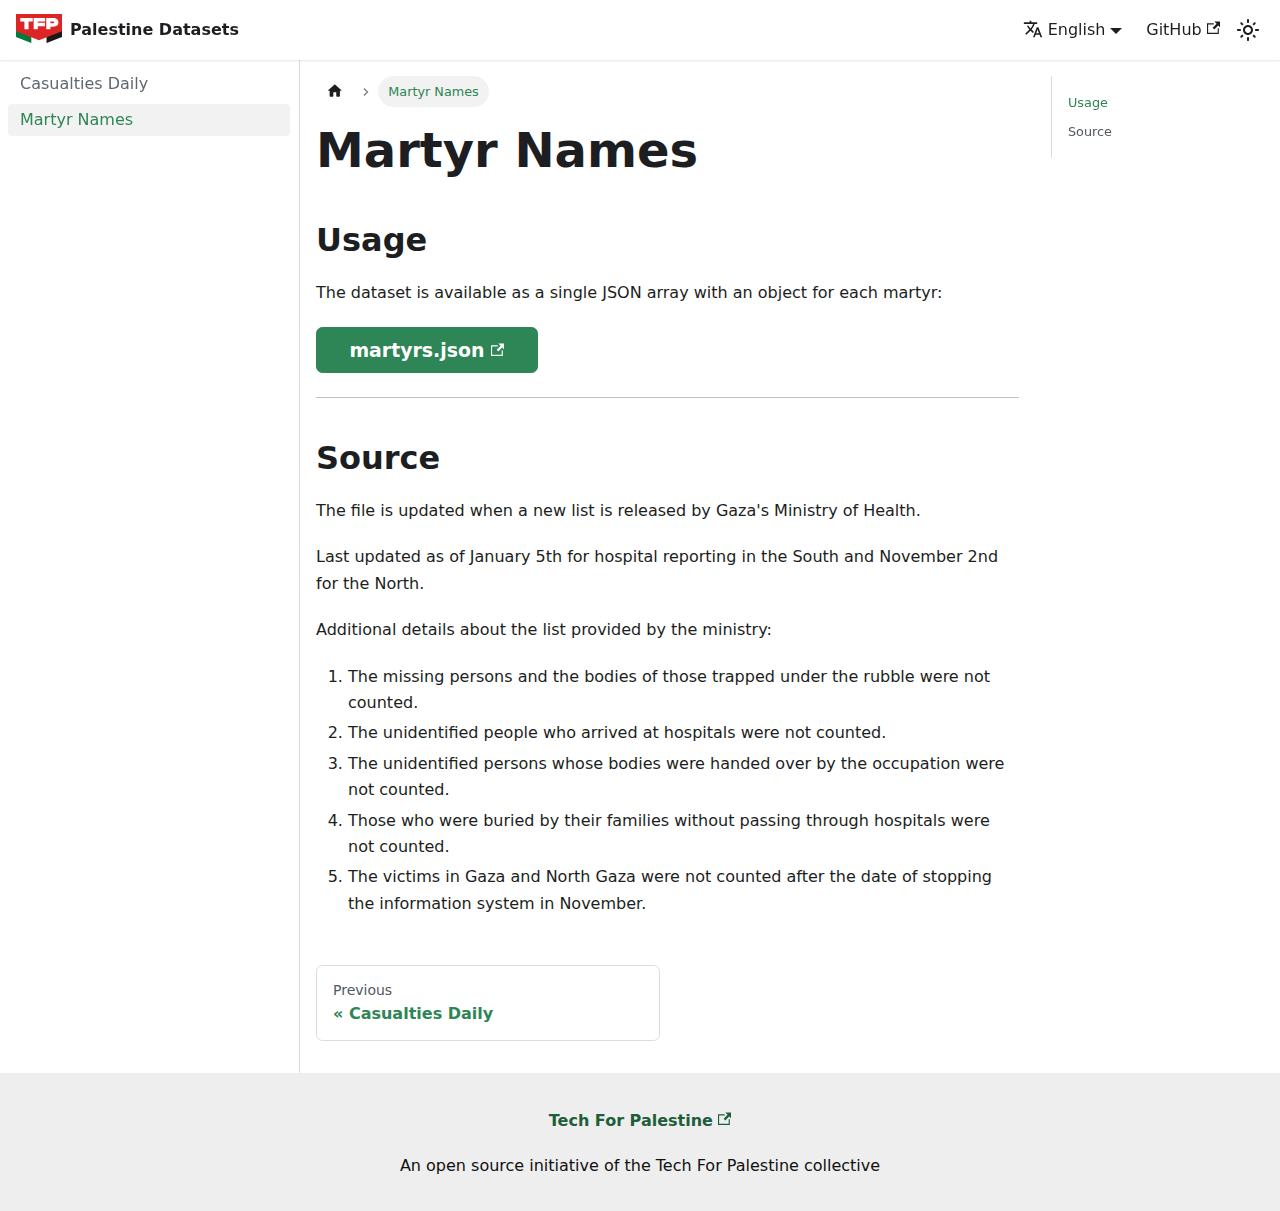
<file: docs/martyrs/index.html>
<!doctype html>
<html lang="en-US" dir="ltr" class="docs-wrapper plugin-docs plugin-id-default docs-version-current docs-doc-page docs-doc-id-martyrs" data-has-hydrated="false">
<head>
<meta charset="UTF-8">
<meta name="generator" content="Docusaurus v3.1.0">
<title data-rh="true">Martyr Names | Palestine Datasets</title><meta data-rh="true" name="viewport" content="width=device-width,initial-scale=1"><meta data-rh="true" name="twitter:card" content="summary_large_image"><meta data-rh="true" property="og:url" content="https://palidata.swj.io/docs/martyrs/"><meta data-rh="true" property="og:locale" content="en_US"><meta data-rh="true" property="og:locale:alternate" content="ar"><meta data-rh="true" name="docusaurus_locale" content="en"><meta data-rh="true" name="docsearch:language" content="en"><meta data-rh="true" name="docusaurus_version" content="current"><meta data-rh="true" name="docusaurus_tag" content="docs-default-current"><meta data-rh="true" name="docsearch:version" content="current"><meta data-rh="true" name="docsearch:docusaurus_tag" content="docs-default-current"><meta data-rh="true" property="og:title" content="Martyr Names | Palestine Datasets"><meta data-rh="true" name="description" content="Usage"><meta data-rh="true" property="og:description" content="Usage"><link data-rh="true" rel="icon" href="/img/favicon.svg"><link data-rh="true" rel="canonical" href="https://palidata.swj.io/docs/martyrs/"><link data-rh="true" rel="alternate" href="https://palidata.swj.io/docs/martyrs/" hreflang="en-US"><link data-rh="true" rel="alternate" href="https://palidata.swj.io/ar/docs/martyrs/" hreflang="ar"><link data-rh="true" rel="alternate" href="https://palidata.swj.io/docs/martyrs/" hreflang="x-default"><link rel="stylesheet" href="/assets/css/styles.6dcb8d84.css">
<script src="/assets/js/runtime~main.88e831ae.js" defer="defer"></script>
<script src="/assets/js/main.4a6d51c1.js" defer="defer"></script>
</head>
<body class="navigation-with-keyboard">
<script>!function(){function t(t){document.documentElement.setAttribute("data-theme",t)}var e=function(){try{return new URLSearchParams(window.location.search).get("docusaurus-theme")}catch(t){}}()||function(){try{return localStorage.getItem("theme")}catch(t){}}();t(null!==e?e:"light")}(),function(){try{const c=new URLSearchParams(window.location.search).entries();for(var[t,e]of c)if(t.startsWith("docusaurus-data-")){var a=t.replace("docusaurus-data-","data-");document.documentElement.setAttribute(a,e)}}catch(t){}}()</script><div id="__docusaurus"><div role="region" aria-label="Skip to main content"><a class="skipToContent_oPtH" href="#__docusaurus_skipToContent_fallback">Skip to main content</a></div><nav aria-label="Main" class="navbar navbar--fixed-top"><div class="navbar__inner"><div class="navbar__items"><button aria-label="Toggle navigation bar" aria-expanded="false" class="navbar__toggle clean-btn" type="button"><svg width="30" height="30" viewBox="0 0 30 30" aria-hidden="true"><path stroke="currentColor" stroke-linecap="round" stroke-miterlimit="10" stroke-width="2" d="M4 7h22M4 15h22M4 23h22"></path></svg></button><a class="navbar__brand" href="/"><div class="navbar__logo"><img src="/img/logo.svg" alt="Palestine Datasets Logo" class="themedComponent_siVc themedComponent--light_hHel"><img src="/img/logo.svg" alt="Palestine Datasets Logo" class="themedComponent_siVc themedComponent--dark_yETr"></div><b class="navbar__title text--truncate">Palestine Datasets</b></a></div><div class="navbar__items navbar__items--right"><div class="navbar__item dropdown dropdown--hoverable dropdown--right"><a href="#" aria-haspopup="true" aria-expanded="false" role="button" class="navbar__link"><svg viewBox="0 0 24 24" width="20" height="20" aria-hidden="true" class="iconLanguage_kvP7"><path fill="currentColor" d="M12.87 15.07l-2.54-2.51.03-.03c1.74-1.94 2.98-4.17 3.71-6.53H17V4h-7V2H8v2H1v1.99h11.17C11.5 7.92 10.44 9.75 9 11.35 8.07 10.32 7.3 9.19 6.69 8h-2c.73 1.63 1.73 3.17 2.98 4.56l-5.09 5.02L4 19l5-5 3.11 3.11.76-2.04zM18.5 10h-2L12 22h2l1.12-3h4.75L21 22h2l-4.5-12zm-2.62 7l1.62-4.33L19.12 17h-3.24z"></path></svg>English</a><ul class="dropdown__menu"><li><a href="/docs/martyrs/" target="_self" rel="noopener noreferrer" class="dropdown__link dropdown__link--active" lang="en-US">English</a></li><li><a href="/ar/docs/martyrs/" target="_self" rel="noopener noreferrer" class="dropdown__link" lang="ar">العربية</a></li></ul></div><a href="https://github.com/TechForPalestine/palestine-numbers" target="_blank" rel="noopener noreferrer" class="navbar__item navbar__link">GitHub<svg width="13.5" height="13.5" aria-hidden="true" viewBox="0 0 24 24" class="iconExternalLink_nPrP"><path fill="currentColor" d="M21 13v10h-21v-19h12v2h-10v15h17v-8h2zm3-12h-10.988l4.035 4-6.977 7.07 2.828 2.828 6.977-7.07 4.125 4.172v-11z"></path></svg></a><div class="toggle_ki11 colorModeToggle_Hewu"><button class="clean-btn toggleButton_MMFG toggleButtonDisabled_Uw7m" type="button" disabled="" title="Switch between dark and light mode (currently light mode)" aria-label="Switch between dark and light mode (currently light mode)" aria-live="polite"><svg viewBox="0 0 24 24" width="24" height="24" class="lightToggleIcon_lgto"><path fill="currentColor" d="M12,9c1.65,0,3,1.35,3,3s-1.35,3-3,3s-3-1.35-3-3S10.35,9,12,9 M12,7c-2.76,0-5,2.24-5,5s2.24,5,5,5s5-2.24,5-5 S14.76,7,12,7L12,7z M2,13l2,0c0.55,0,1-0.45,1-1s-0.45-1-1-1l-2,0c-0.55,0-1,0.45-1,1S1.45,13,2,13z M20,13l2,0c0.55,0,1-0.45,1-1 s-0.45-1-1-1l-2,0c-0.55,0-1,0.45-1,1S19.45,13,20,13z M11,2v2c0,0.55,0.45,1,1,1s1-0.45,1-1V2c0-0.55-0.45-1-1-1S11,1.45,11,2z M11,20v2c0,0.55,0.45,1,1,1s1-0.45,1-1v-2c0-0.55-0.45-1-1-1C11.45,19,11,19.45,11,20z M5.99,4.58c-0.39-0.39-1.03-0.39-1.41,0 c-0.39,0.39-0.39,1.03,0,1.41l1.06,1.06c0.39,0.39,1.03,0.39,1.41,0s0.39-1.03,0-1.41L5.99,4.58z M18.36,16.95 c-0.39-0.39-1.03-0.39-1.41,0c-0.39,0.39-0.39,1.03,0,1.41l1.06,1.06c0.39,0.39,1.03,0.39,1.41,0c0.39-0.39,0.39-1.03,0-1.41 L18.36,16.95z M19.42,5.99c0.39-0.39,0.39-1.03,0-1.41c-0.39-0.39-1.03-0.39-1.41,0l-1.06,1.06c-0.39,0.39-0.39,1.03,0,1.41 s1.03,0.39,1.41,0L19.42,5.99z M7.05,18.36c0.39-0.39,0.39-1.03,0-1.41c-0.39-0.39-1.03-0.39-1.41,0l-1.06,1.06 c-0.39,0.39-0.39,1.03,0,1.41s1.03,0.39,1.41,0L7.05,18.36z"></path></svg><svg viewBox="0 0 24 24" width="24" height="24" class="darkToggleIcon_U96C"><path fill="currentColor" d="M9.37,5.51C9.19,6.15,9.1,6.82,9.1,7.5c0,4.08,3.32,7.4,7.4,7.4c0.68,0,1.35-0.09,1.99-0.27C17.45,17.19,14.93,19,12,19 c-3.86,0-7-3.14-7-7C5,9.07,6.81,6.55,9.37,5.51z M12,3c-4.97,0-9,4.03-9,9s4.03,9,9,9s9-4.03,9-9c0-0.46-0.04-0.92-0.1-1.36 c-0.98,1.37-2.58,2.26-4.4,2.26c-2.98,0-5.4-2.42-5.4-5.4c0-1.81,0.89-3.42,2.26-4.4C12.92,3.04,12.46,3,12,3L12,3z"></path></svg></button></div><div class="navbarSearchContainer_bzqh"></div></div></div><div role="presentation" class="navbar-sidebar__backdrop"></div></nav><div id="__docusaurus_skipToContent_fallback" class="main-wrapper mainWrapper_MB5r"><div class="docsWrapper__sE8"><button aria-label="Scroll back to top" class="clean-btn theme-back-to-top-button backToTopButton_iEvu" type="button"></button><div class="docRoot_DfVB"><aside class="theme-doc-sidebar-container docSidebarContainer_c7NB"><div class="sidebarViewport_KYo0"><div class="sidebar_CUen"><nav aria-label="Docs sidebar" class="menu thin-scrollbar menu_jmj1"><ul class="theme-doc-sidebar-menu menu__list"><li class="theme-doc-sidebar-item-link theme-doc-sidebar-item-link-level-1 menu__list-item"><a class="menu__link" href="/docs/casualties-daily/">Casualties Daily</a></li><li class="theme-doc-sidebar-item-link theme-doc-sidebar-item-link-level-1 menu__list-item"><a class="menu__link menu__link--active" aria-current="page" href="/docs/martyrs/">Martyr Names</a></li></ul></nav></div></div></aside><main class="docMainContainer_a9sJ"><div class="container padding-top--md padding-bottom--lg"><div class="row"><div class="col docItemCol_Qr34"><div class="docItemContainer_tjFy"><article><nav class="theme-doc-breadcrumbs breadcrumbsContainer_T5ub" aria-label="Breadcrumbs"><ul class="breadcrumbs" itemscope="" itemtype="https://schema.org/BreadcrumbList"><li class="breadcrumbs__item"><a aria-label="Home page" class="breadcrumbs__link" href="/"><svg viewBox="0 0 24 24" class="breadcrumbHomeIcon_sfvy"><path d="M10 19v-5h4v5c0 .55.45 1 1 1h3c.55 0 1-.45 1-1v-7h1.7c.46 0 .68-.57.33-.87L12.67 3.6c-.38-.34-.96-.34-1.34 0l-8.36 7.53c-.34.3-.13.87.33.87H5v7c0 .55.45 1 1 1h3c.55 0 1-.45 1-1z" fill="currentColor"></path></svg></a></li><li itemscope="" itemprop="itemListElement" itemtype="https://schema.org/ListItem" class="breadcrumbs__item breadcrumbs__item--active"><span class="breadcrumbs__link" itemprop="name">Martyr Names</span><meta itemprop="position" content="1"></li></ul></nav><div class="tocCollapsible_wXna theme-doc-toc-mobile tocMobile_Ojys"><button type="button" class="clean-btn tocCollapsibleButton_iI2p">On this page</button></div><div class="theme-doc-markdown markdown"><h1>Martyr Names</h1>
<h2 class="anchor anchorWithStickyNavbar_JmGV" id="usage">Usage<a href="#usage" class="hash-link" aria-label="Direct link to Usage" title="Direct link to Usage">​</a></h2>
<p>The dataset is available as a single JSON array with an object for each martyr:</p>
<!-- -->
<!-- -->
<a href="/data/martyrs.json" target="_blank"><span class="button button--primary button--lg"><span class="buttonText_GHdA">martyrs.json</span> <svg width="13.5" height="13.5" aria-hidden="true" viewBox="0 0 24 24" class="iconExternalLink_node_modules-@docusaurus-theme-classic-lib-theme-Icon-ExternalLink-styles-module"><path fill="currentColor" d="M21 13v10h-21v-19h12v2h-10v15h17v-8h2zm3-12h-10.988l4.035 4-6.977 7.07 2.828 2.828 6.977-7.07 4.125 4.172v-11z"></path></svg></span></a>
<hr>
<h2 class="anchor anchorWithStickyNavbar_JmGV" id="source">Source<a href="#source" class="hash-link" aria-label="Direct link to Source" title="Direct link to Source">​</a></h2>
<p>The file is updated when a new list is released by Gaza&#x27;s Ministry of Health.</p>
<p>Last updated as of January 5th for hospital reporting in the South and November 2nd for the North.</p>
<p>Additional details about the list provided by the ministry:</p>
<ol>
<li>The missing persons and the bodies of those trapped under the rubble were not counted.</li>
<li>The unidentified people who arrived at hospitals were not counted.</li>
<li>The unidentified persons whose bodies were handed over by the occupation were not counted.</li>
<li>Those who were buried by their families without passing through hospitals were not counted.</li>
<li>The victims in Gaza and North Gaza were not counted after the date of stopping the information system in November.</li>
</ol></div></article><nav class="pagination-nav docusaurus-mt-lg" aria-label="Docs pages"><a class="pagination-nav__link pagination-nav__link--prev" href="/docs/casualties-daily/"><div class="pagination-nav__sublabel">Previous</div><div class="pagination-nav__label">Casualties Daily</div></a></nav></div></div><div class="col col--3"><div class="tableOfContents_XG6w thin-scrollbar theme-doc-toc-desktop"><ul class="table-of-contents table-of-contents__left-border"><li><a href="#usage" class="table-of-contents__link toc-highlight">Usage</a></li><li><a href="#source" class="table-of-contents__link toc-highlight">Source</a></li></ul></div></div></div></div></main></div></div></div><footer class="footer footer--dark"><div class="container container-fluid"><div class="footer__links text--center"><div class="footer__links"><a href="https://techforpalestine.org/" target="_blank" rel="noopener noreferrer" class="footer__link-item">Tech For Palestine<svg width="13.5" height="13.5" aria-hidden="true" viewBox="0 0 24 24" class="iconExternalLink_nPrP"><path fill="currentColor" d="M21 13v10h-21v-19h12v2h-10v15h17v-8h2zm3-12h-10.988l4.035 4-6.977 7.07 2.828 2.828 6.977-7.07 4.125 4.172v-11z"></path></svg></a></div></div><div class="footer__bottom text--center"><div class="footer__copyright">An open source initiative of the Tech For Palestine collective</div></div></div></footer></div>
</body>
</html>
</file>
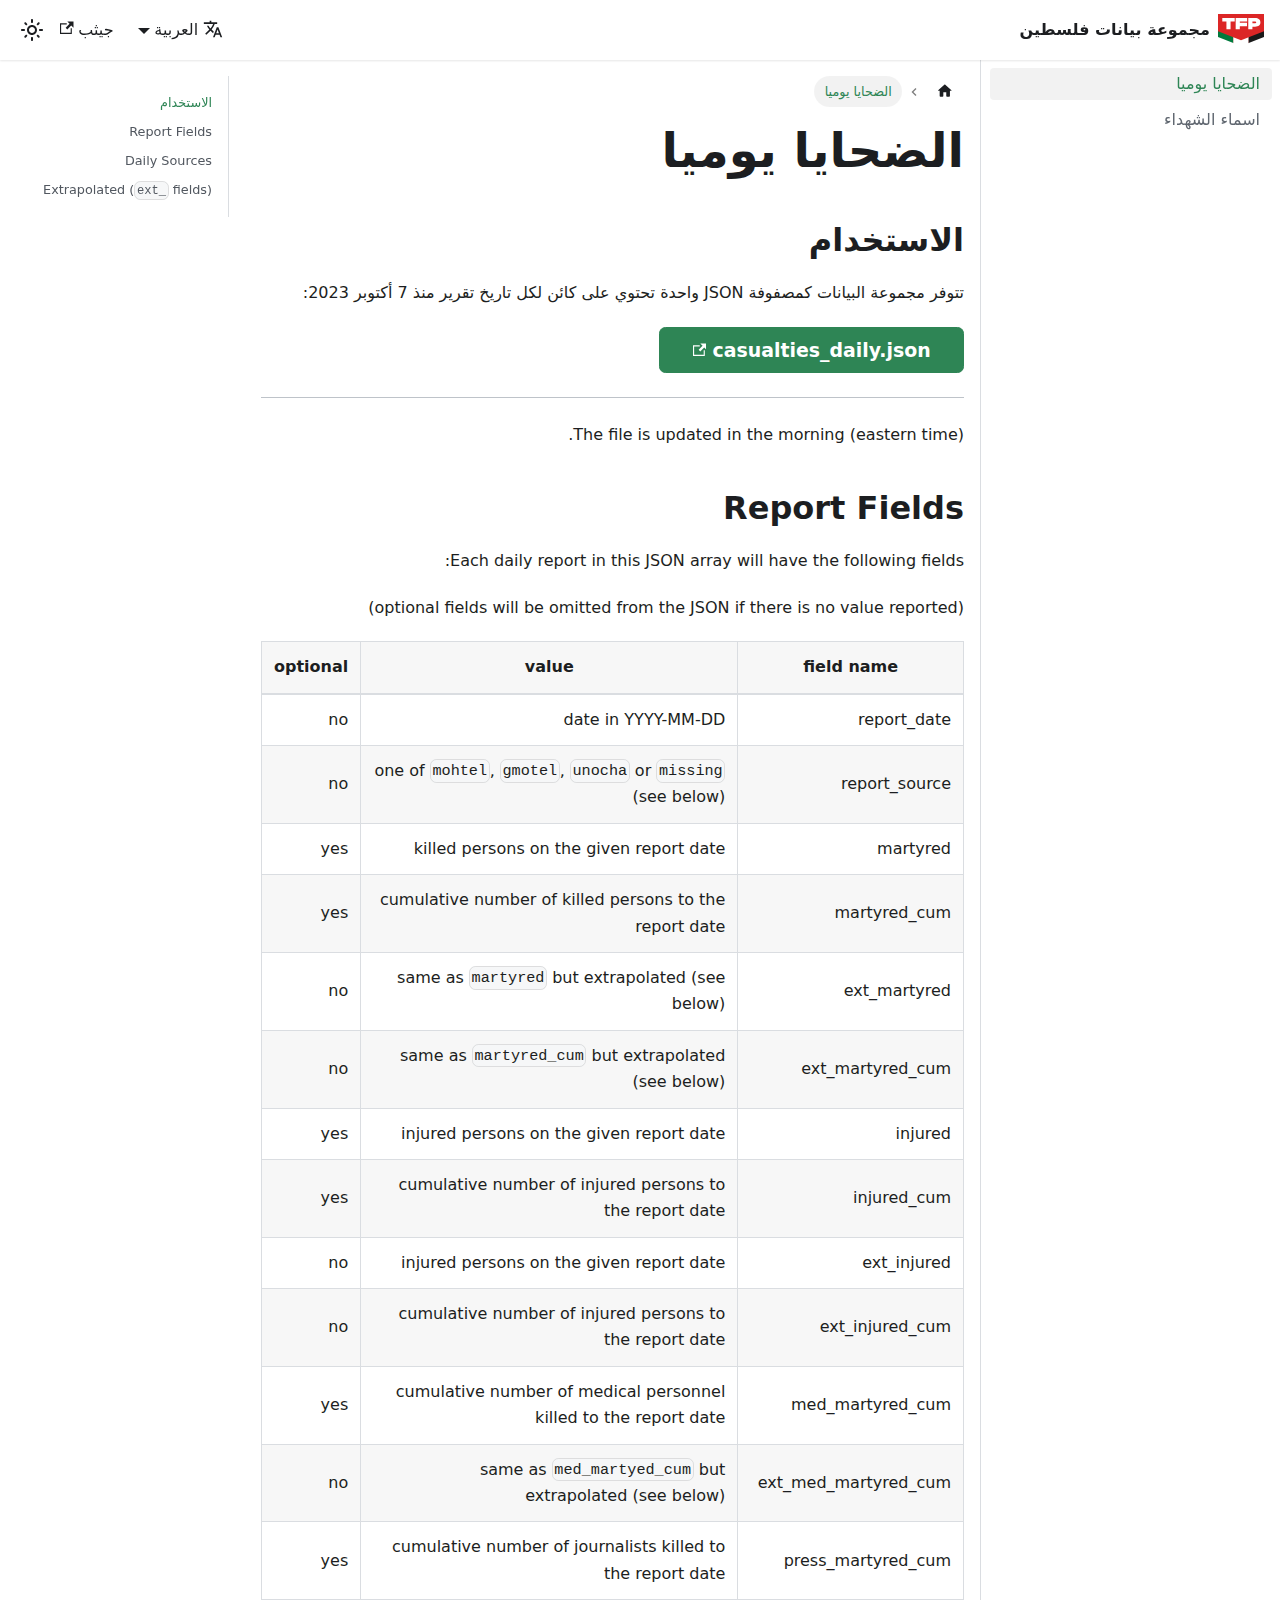
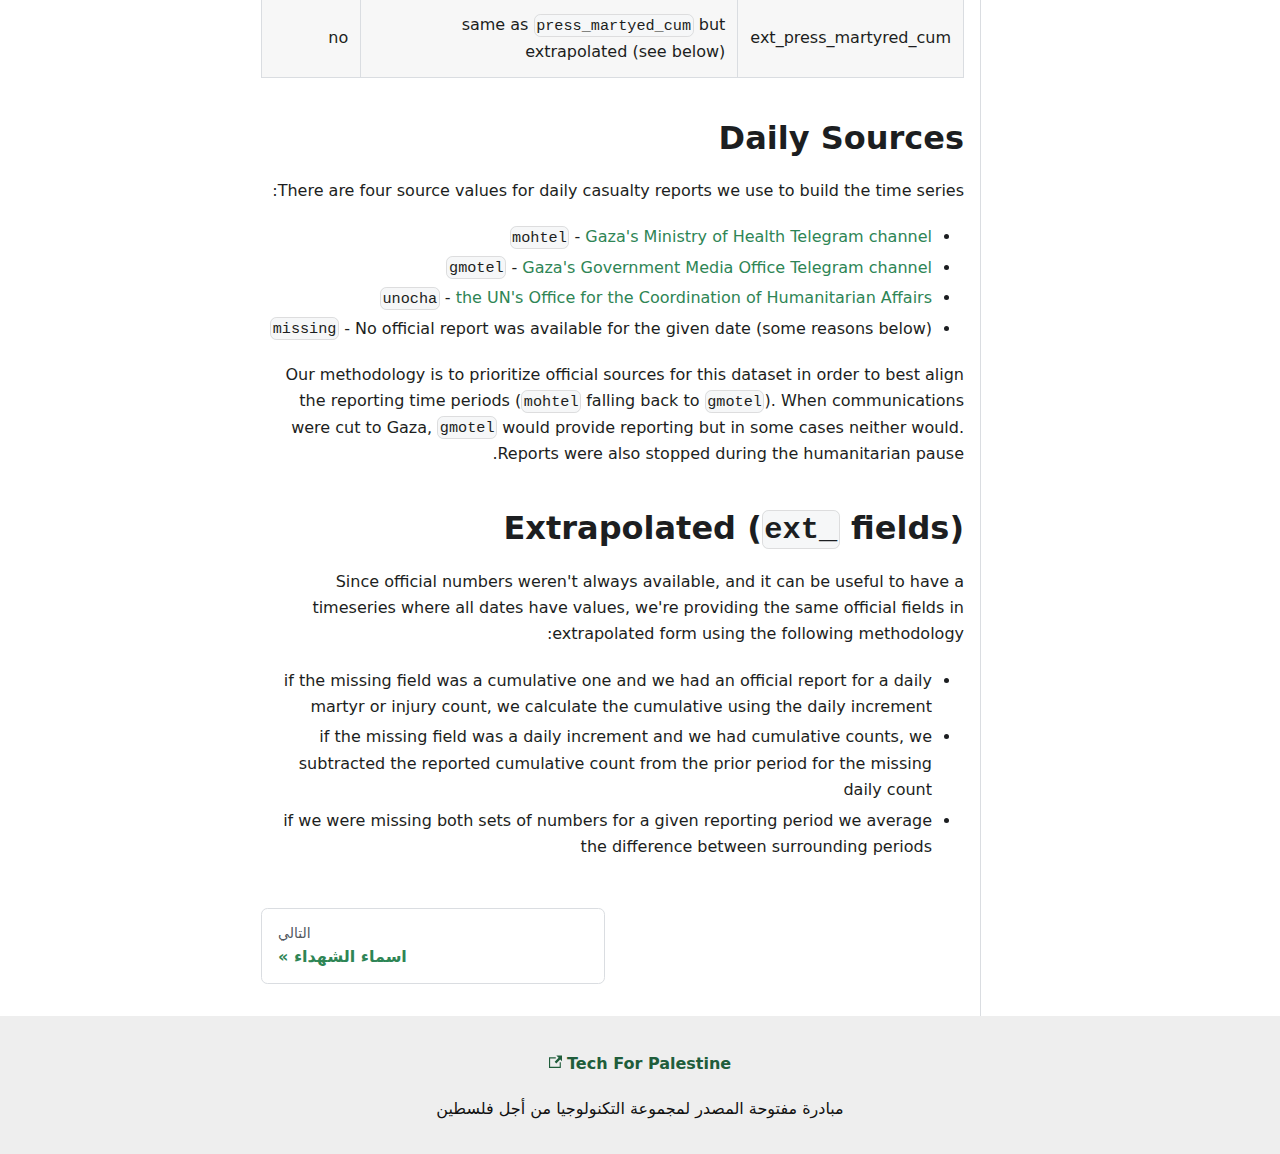
<file: ar/docs/casualties-daily/index.html>
<!doctype html>
<html lang="ar" dir="rtl" class="docs-wrapper plugin-docs plugin-id-default docs-version-current docs-doc-page docs-doc-id-casualties-daily" data-has-hydrated="false">
<head>
<meta charset="UTF-8">
<meta name="generator" content="Docusaurus v3.1.0">
<title data-rh="true">الضحايا يوميا | Palestine Datasets</title><meta data-rh="true" name="viewport" content="width=device-width,initial-scale=1"><meta data-rh="true" name="twitter:card" content="summary_large_image"><meta data-rh="true" property="og:url" content="https://palidata.swj.io/ar/docs/casualties-daily/"><meta data-rh="true" property="og:locale" content="ar"><meta data-rh="true" property="og:locale:alternate" content="en_US"><meta data-rh="true" name="docusaurus_locale" content="ar"><meta data-rh="true" name="docsearch:language" content="ar"><meta data-rh="true" name="docusaurus_version" content="current"><meta data-rh="true" name="docusaurus_tag" content="docs-default-current"><meta data-rh="true" name="docsearch:version" content="current"><meta data-rh="true" name="docsearch:docusaurus_tag" content="docs-default-current"><meta data-rh="true" property="og:title" content="الضحايا يوميا | Palestine Datasets"><meta data-rh="true" name="description" content="الاستخدام"><meta data-rh="true" property="og:description" content="الاستخدام"><link data-rh="true" rel="icon" href="/ar/img/favicon.svg"><link data-rh="true" rel="canonical" href="https://palidata.swj.io/ar/docs/casualties-daily/"><link data-rh="true" rel="alternate" href="https://palidata.swj.io/docs/casualties-daily/" hreflang="en-US"><link data-rh="true" rel="alternate" href="https://palidata.swj.io/ar/docs/casualties-daily/" hreflang="ar"><link data-rh="true" rel="alternate" href="https://palidata.swj.io/docs/casualties-daily/" hreflang="x-default"><link rel="stylesheet" href="/ar/assets/css/styles.f7f53aaa.css">
<script src="/ar/assets/js/runtime~main.6f8f2ef6.js" defer="defer"></script>
<script src="/ar/assets/js/main.62f82317.js" defer="defer"></script>
</head>
<body class="navigation-with-keyboard">
<script>!function(){function t(t){document.documentElement.setAttribute("data-theme",t)}var e=function(){try{return new URLSearchParams(window.location.search).get("docusaurus-theme")}catch(t){}}()||function(){try{return localStorage.getItem("theme")}catch(t){}}();t(null!==e?e:"light")}(),function(){try{const c=new URLSearchParams(window.location.search).entries();for(var[t,e]of c)if(t.startsWith("docusaurus-data-")){var a=t.replace("docusaurus-data-","data-");document.documentElement.setAttribute(a,e)}}catch(t){}}()</script><div id="__docusaurus"><div role="region" aria-label="انتقل إلى المحتوى الرئيسي"><a class="skipToContent_oPtH" href="#__docusaurus_skipToContent_fallback">انتقل إلى المحتوى الرئيسي</a></div><nav aria-label="Main" class="navbar navbar--fixed-top"><div class="navbar__inner"><div class="navbar__items"><button aria-label="Toggle navigation bar" aria-expanded="false" class="navbar__toggle clean-btn" type="button"><svg width="30" height="30" viewBox="0 0 30 30" aria-hidden="true"><path stroke="currentColor" stroke-linecap="round" stroke-miterlimit="10" stroke-width="2" d="M4 7h22M4 15h22M4 23h22"></path></svg></button><a class="navbar__brand" href="/ar/"><div class="navbar__logo"><img src="/ar/img/logo.svg" alt="Palestine Datasets Logo" class="themedComponent_siVc themedComponent--light_hHel"><img src="/ar/img/logo.svg" alt="Palestine Datasets Logo" class="themedComponent_siVc themedComponent--dark_yETr"></div><b class="navbar__title text--truncate">مجموعة بيانات فلسطين</b></a></div><div class="navbar__items navbar__items--right"><div class="navbar__item dropdown dropdown--hoverable dropdown--right"><a href="#" aria-haspopup="true" aria-expanded="false" role="button" class="navbar__link"><svg viewBox="0 0 24 24" width="20" height="20" aria-hidden="true" class="iconLanguage_kvP7"><path fill="currentColor" d="M12.87 15.07l-2.54-2.51.03-.03c1.74-1.94 2.98-4.17 3.71-6.53H17V4h-7V2H8v2H1v1.99h11.17C11.5 7.92 10.44 9.75 9 11.35 8.07 10.32 7.3 9.19 6.69 8h-2c.73 1.63 1.73 3.17 2.98 4.56l-5.09 5.02L4 19l5-5 3.11 3.11.76-2.04zM18.5 10h-2L12 22h2l1.12-3h4.75L21 22h2l-4.5-12zm-2.62 7l1.62-4.33L19.12 17h-3.24z"></path></svg>العربية</a><ul class="dropdown__menu"><li><a href="/docs/casualties-daily/" target="_self" rel="noopener noreferrer" class="dropdown__link" lang="en-US">English</a></li><li><a href="/ar/docs/casualties-daily/" target="_self" rel="noopener noreferrer" class="dropdown__link dropdown__link--active" lang="ar">العربية</a></li></ul></div><a href="https://github.com/TechForPalestine/palestine-numbers" target="_blank" rel="noopener noreferrer" class="navbar__item navbar__link">جيثب<svg width="13.5" height="13.5" aria-hidden="true" viewBox="0 0 24 24" class="iconExternalLink_nPrP"><path fill="currentColor" d="M21 13v10h-21v-19h12v2h-10v15h17v-8h2zm3-12h-10.988l4.035 4-6.977 7.07 2.828 2.828 6.977-7.07 4.125 4.172v-11z"></path></svg></a><div class="toggle_ki11 colorModeToggle_Hewu"><button class="clean-btn toggleButton_MMFG toggleButtonDisabled_Uw7m" type="button" disabled="" title="التبديل بين الوضع الداكن والفاتح (الحالي الوضع الفاتح)" aria-label="التبديل بين الوضع الداكن والفاتح (الحالي الوضع الفاتح)" aria-live="polite"><svg viewBox="0 0 24 24" width="24" height="24" class="lightToggleIcon_lgto"><path fill="currentColor" d="M12,9c1.65,0,3,1.35,3,3s-1.35,3-3,3s-3-1.35-3-3S10.35,9,12,9 M12,7c-2.76,0-5,2.24-5,5s2.24,5,5,5s5-2.24,5-5 S14.76,7,12,7L12,7z M2,13l2,0c0.55,0,1-0.45,1-1s-0.45-1-1-1l-2,0c-0.55,0-1,0.45-1,1S1.45,13,2,13z M20,13l2,0c0.55,0,1-0.45,1-1 s-0.45-1-1-1l-2,0c-0.55,0-1,0.45-1,1S19.45,13,20,13z M11,2v2c0,0.55,0.45,1,1,1s1-0.45,1-1V2c0-0.55-0.45-1-1-1S11,1.45,11,2z M11,20v2c0,0.55,0.45,1,1,1s1-0.45,1-1v-2c0-0.55-0.45-1-1-1C11.45,19,11,19.45,11,20z M5.99,4.58c-0.39-0.39-1.03-0.39-1.41,0 c-0.39,0.39-0.39,1.03,0,1.41l1.06,1.06c0.39,0.39,1.03,0.39,1.41,0s0.39-1.03,0-1.41L5.99,4.58z M18.36,16.95 c-0.39-0.39-1.03-0.39-1.41,0c-0.39,0.39-0.39,1.03,0,1.41l1.06,1.06c0.39,0.39,1.03,0.39,1.41,0c0.39-0.39,0.39-1.03,0-1.41 L18.36,16.95z M19.42,5.99c0.39-0.39,0.39-1.03,0-1.41c-0.39-0.39-1.03-0.39-1.41,0l-1.06,1.06c-0.39,0.39-0.39,1.03,0,1.41 s1.03,0.39,1.41,0L19.42,5.99z M7.05,18.36c0.39-0.39,0.39-1.03,0-1.41c-0.39-0.39-1.03-0.39-1.41,0l-1.06,1.06 c-0.39,0.39-0.39,1.03,0,1.41s1.03,0.39,1.41,0L7.05,18.36z"></path></svg><svg viewBox="0 0 24 24" width="24" height="24" class="darkToggleIcon_U96C"><path fill="currentColor" d="M9.37,5.51C9.19,6.15,9.1,6.82,9.1,7.5c0,4.08,3.32,7.4,7.4,7.4c0.68,0,1.35-0.09,1.99-0.27C17.45,17.19,14.93,19,12,19 c-3.86,0-7-3.14-7-7C5,9.07,6.81,6.55,9.37,5.51z M12,3c-4.97,0-9,4.03-9,9s4.03,9,9,9s9-4.03,9-9c0-0.46-0.04-0.92-0.1-1.36 c-0.98,1.37-2.58,2.26-4.4,2.26c-2.98,0-5.4-2.42-5.4-5.4c0-1.81,0.89-3.42,2.26-4.4C12.92,3.04,12.46,3,12,3L12,3z"></path></svg></button></div><div class="navbarSearchContainer_bzqh"></div></div></div><div role="presentation" class="navbar-sidebar__backdrop"></div></nav><div id="__docusaurus_skipToContent_fallback" class="main-wrapper mainWrapper_MB5r"><div class="docsWrapper__sE8"><button aria-label="أنتقل للأعلى" class="clean-btn theme-back-to-top-button backToTopButton_iEvu" type="button"></button><div class="docRoot_DfVB"><aside class="theme-doc-sidebar-container docSidebarContainer_c7NB"><div class="sidebarViewport_KYo0"><div class="sidebar_CUen"><nav aria-label="Docs sidebar" class="menu thin-scrollbar menu_jmj1"><ul class="theme-doc-sidebar-menu menu__list"><li class="theme-doc-sidebar-item-link theme-doc-sidebar-item-link-level-1 menu__list-item"><a class="menu__link menu__link--active" aria-current="page" href="/ar/docs/casualties-daily/">الضحايا يوميا</a></li><li class="theme-doc-sidebar-item-link theme-doc-sidebar-item-link-level-1 menu__list-item"><a class="menu__link" href="/ar/docs/martyrs/">اسماء الشهداء</a></li></ul></nav></div></div></aside><main class="docMainContainer_a9sJ"><div class="container padding-top--md padding-bottom--lg"><div class="row"><div class="col docItemCol_Qr34"><div class="docItemContainer_tjFy"><article><nav class="theme-doc-breadcrumbs breadcrumbsContainer_T5ub" aria-label="التنقل التفصيلي"><ul class="breadcrumbs" itemscope="" itemtype="https://schema.org/BreadcrumbList"><li class="breadcrumbs__item"><a aria-label="الرئيسية" class="breadcrumbs__link" href="/ar/"><svg viewBox="0 0 24 24" class="breadcrumbHomeIcon_sfvy"><path d="M10 19v-5h4v5c0 .55.45 1 1 1h3c.55 0 1-.45 1-1v-7h1.7c.46 0 .68-.57.33-.87L12.67 3.6c-.38-.34-.96-.34-1.34 0l-8.36 7.53c-.34.3-.13.87.33.87H5v7c0 .55.45 1 1 1h3c.55 0 1-.45 1-1z" fill="currentColor"></path></svg></a></li><li itemscope="" itemprop="itemListElement" itemtype="https://schema.org/ListItem" class="breadcrumbs__item breadcrumbs__item--active"><span class="breadcrumbs__link" itemprop="name">الضحايا يوميا</span><meta itemprop="position" content="1"></li></ul></nav><div class="tocCollapsible_wXna theme-doc-toc-mobile tocMobile_Ojys"><button type="button" class="clean-btn tocCollapsibleButton_iI2p">محتويات هذه الصفحة</button></div><div class="theme-doc-markdown markdown"><h1>الضحايا يوميا</h1>
<h2 class="anchor anchorWithStickyNavbar_JmGV" id="الاستخدام">الاستخدام<a href="#الاستخدام" class="hash-link" aria-label="ارتباط مباشر بالعنوان الاستخدام" title="ارتباط مباشر بالعنوان الاستخدام">​</a></h2>
<p>تتوفر مجموعة البيانات كمصفوفة JSON واحدة تحتوي على كائن لكل تاريخ تقرير منذ 7 أكتوبر 2023:</p>
<!-- -->
<!-- -->
<a href="/data/casualties_daily.json" target="_blank"><span class="button button--primary button--lg"><span class="buttonText_GHdA"><p>casualties_daily.json</p></span> <svg width="13.5" height="13.5" aria-hidden="true" viewBox="0 0 24 24" class="iconExternalLink_node_modules-@docusaurus-theme-classic-lib-theme-Icon-ExternalLink-styles-module"><path fill="currentColor" d="M21 13v10h-21v-19h12v2h-10v15h17v-8h2zm3-12h-10.988l4.035 4-6.977 7.07 2.828 2.828 6.977-7.07 4.125 4.172v-11z"></path></svg></span></a>
<hr>
<p>The file is updated in the morning (eastern time).</p>
<h2 class="anchor anchorWithStickyNavbar_JmGV" id="report-fields">Report Fields<a href="#report-fields" class="hash-link" aria-label="ارتباط مباشر بالعنوان Report Fields" title="ارتباط مباشر بالعنوان Report Fields">​</a></h2>
<p>Each daily report in this JSON array will have the following fields:</p>
<p>(optional fields will be omitted from the JSON if there is no value reported)</p>
<table><thead><tr><th>field name</th><th>value</th><th>optional</th></tr></thead><tbody><tr><td>report_date</td><td>date in YYYY-MM-DD</td><td>no</td></tr><tr><td>report_source</td><td>one of <code>mohtel</code>, <code>gmotel</code>, <code>unocha</code> or <code>missing</code> (see below)</td><td>no</td></tr><tr><td>martyred</td><td>killed persons on the given report date</td><td>yes</td></tr><tr><td>martyred_cum</td><td>cumulative number of killed persons to the report date</td><td>yes</td></tr><tr><td>ext_martyred</td><td>same as <code>martyred</code> but extrapolated (see below)</td><td>no</td></tr><tr><td>ext_martyred_cum</td><td>same as <code>martyred_cum</code> but extrapolated (see below)</td><td>no</td></tr><tr><td>injured</td><td>injured persons on the given report date</td><td>yes</td></tr><tr><td>injured_cum</td><td>cumulative number of injured persons to the report date</td><td>yes</td></tr><tr><td>ext_injured</td><td>injured persons on the given report date</td><td>no</td></tr><tr><td>ext_injured_cum</td><td>cumulative number of injured persons to the report date</td><td>no</td></tr><tr><td>med_martyred_cum</td><td>cumulative number of medical personnel killed to the report date</td><td>yes</td></tr><tr><td>ext_med_martyred_cum</td><td>same as <code>med_martyed_cum</code> but extrapolated (see below)</td><td>no</td></tr><tr><td>press_martyred_cum</td><td>cumulative number of journalists killed to the report date</td><td>yes</td></tr><tr><td>ext_press_martyred_cum</td><td>same as <code>press_martyed_cum</code> but extrapolated (see below)</td><td>no</td></tr></tbody></table>
<h2 class="anchor anchorWithStickyNavbar_JmGV" id="daily-sources">Daily Sources<a href="#daily-sources" class="hash-link" aria-label="ارتباط مباشر بالعنوان Daily Sources" title=" ارتباط مباشر بالعنوان Daily Sources">​</a></h2>
<p>There are four source values for daily casualty reports we use to build the time series:</p>
<ul>
<li><code>mohtel</code> - <a href="https://t.me/s/MOHMediaGaza" target="_blank" rel="noopener noreferrer">Gaza&#x27;s Ministry of Health Telegram channel</a></li>
<li><code>gmotel</code> - <a href="https://t.me/s/mediagovps" target="_blank" rel="noopener noreferrer">Gaza&#x27;s Government Media Office Telegram channel</a></li>
<li><code>unocha</code> - <a href="https://docs.google.com/spreadsheets/d/e/2PACX-1vSUyVkEg8Y_gYEzq8VeFY6vjKoZFvO2y5X1eVZ_1bRsabeDC6hv3Aaf8WFn-F4KR8TP5kDWtylSWLhG/pubhtml?gid=96613236&amp;single=true" target="_blank" rel="noopener noreferrer">the UN&#x27;s Office for the Coordination of Humanitarian Affairs</a></li>
<li><code>missing</code> - No official report was available for the given date (some reasons below)</li>
</ul>
<p>Our methodology is to prioritize official sources for this dataset in order to best align the reporting time periods (<code>mohtel</code> falling back to <code>gmotel</code>). When communications were cut to Gaza, <code>gmotel</code> would provide reporting but in some cases neither would. Reports were also stopped during the humanitarian pause.</p>
<h2 class="anchor anchorWithStickyNavbar_JmGV" id="extrapolated-ext_-fields">Extrapolated (<code>ext_</code> fields)<a href="#extrapolated-ext_-fields" class="hash-link" aria-label="ارتباط مباشر بالعنوان extrapolated-ext_-fields" title="ارتباط مباشر بالعنوان extrapolated-ext_-fields">​</a></h2>
<p>Since official numbers weren&#x27;t always available, and it can be useful to have a timeseries where all dates have values, we&#x27;re providing the same official fields in extrapolated form using the following methodology:</p>
<ul>
<li>if the missing field was a cumulative one and we had an official report for a daily martyr or injury count, we calculate the cumulative using the daily increment</li>
<li>if the missing field was a daily increment and we had cumulative counts, we subtracted the reported cumulative count from the prior period for the missing daily count</li>
<li>if we were missing both sets of numbers for a given reporting period we average the difference between surrounding periods</li>
</ul></div></article><nav class="pagination-nav docusaurus-mt-lg" aria-label="صفحة التوثيق"><a class="pagination-nav__link pagination-nav__link--next" href="/ar/docs/martyrs/"><div class="pagination-nav__sublabel">التالي</div><div class="pagination-nav__label">اسماء الشهداء</div></a></nav></div></div><div class="col col--3"><div class="tableOfContents_XG6w thin-scrollbar theme-doc-toc-desktop"><ul class="table-of-contents table-of-contents__left-border"><li><a href="#الاستخدام" class="table-of-contents__link toc-highlight">الاستخدام</a></li><li><a href="#report-fields" class="table-of-contents__link toc-highlight">Report Fields</a></li><li><a href="#daily-sources" class="table-of-contents__link toc-highlight">Daily Sources</a></li><li><a href="#extrapolated-ext_-fields" class="table-of-contents__link toc-highlight">Extrapolated (<code>ext_</code> fields)</a></li></ul></div></div></div></div></main></div></div></div><footer class="footer footer--dark"><div class="container container-fluid"><div class="footer__links text--center"><div class="footer__links"><a href="https://techforpalestine.org/" target="_blank" rel="noopener noreferrer" class="footer__link-item">Tech For Palestine<svg width="13.5" height="13.5" aria-hidden="true" viewBox="0 0 24 24" class="iconExternalLink_nPrP"><path fill="currentColor" d="M21 13v10h-21v-19h12v2h-10v15h17v-8h2zm3-12h-10.988l4.035 4-6.977 7.07 2.828 2.828 6.977-7.07 4.125 4.172v-11z"></path></svg></a></div></div><div class="footer__bottom text--center"><div class="footer__copyright">مبادرة مفتوحة المصدر لمجموعة التكنولوجيا من أجل فلسطين</div></div></div></footer></div>
</body>
</html>
</file>
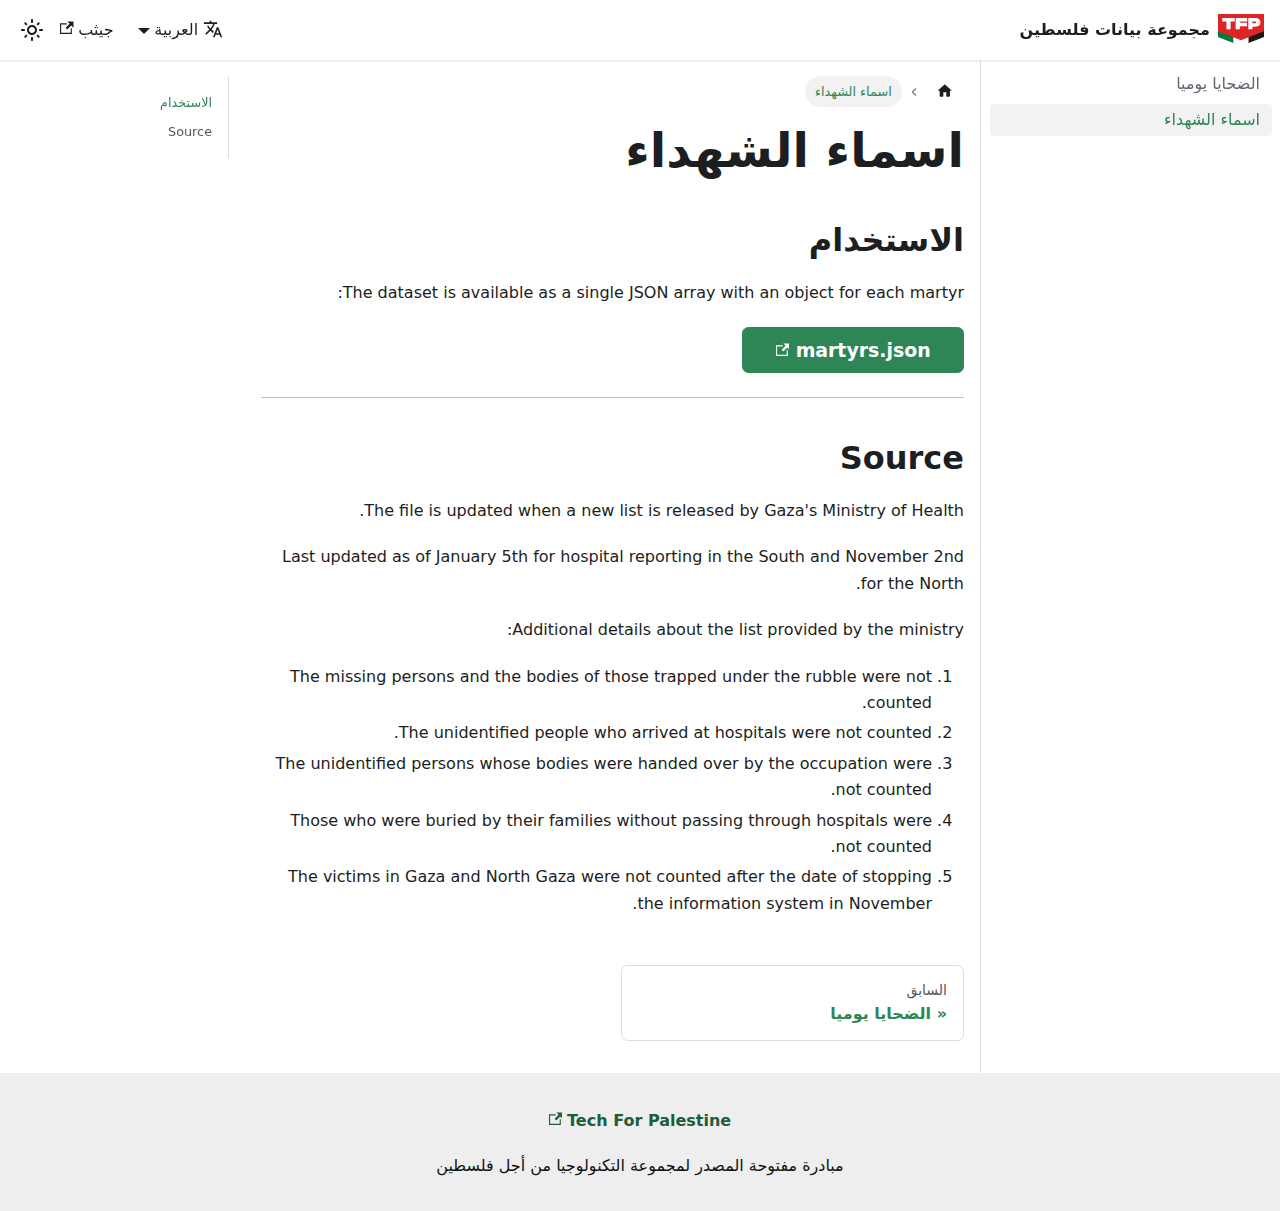
<file: ar/docs/martyrs/index.html>
<!doctype html>
<html lang="ar" dir="rtl" class="docs-wrapper plugin-docs plugin-id-default docs-version-current docs-doc-page docs-doc-id-martyrs" data-has-hydrated="false">
<head>
<meta charset="UTF-8">
<meta name="generator" content="Docusaurus v3.1.0">
<title data-rh="true">اسماء الشهداء | Palestine Datasets</title><meta data-rh="true" name="viewport" content="width=device-width,initial-scale=1"><meta data-rh="true" name="twitter:card" content="summary_large_image"><meta data-rh="true" property="og:url" content="https://palidata.swj.io/ar/docs/martyrs/"><meta data-rh="true" property="og:locale" content="ar"><meta data-rh="true" property="og:locale:alternate" content="en_US"><meta data-rh="true" name="docusaurus_locale" content="ar"><meta data-rh="true" name="docsearch:language" content="ar"><meta data-rh="true" name="docusaurus_version" content="current"><meta data-rh="true" name="docusaurus_tag" content="docs-default-current"><meta data-rh="true" name="docsearch:version" content="current"><meta data-rh="true" name="docsearch:docusaurus_tag" content="docs-default-current"><meta data-rh="true" property="og:title" content="اسماء الشهداء | Palestine Datasets"><meta data-rh="true" name="description" content="الاستخدام"><meta data-rh="true" property="og:description" content="الاستخدام"><link data-rh="true" rel="icon" href="/ar/img/favicon.svg"><link data-rh="true" rel="canonical" href="https://palidata.swj.io/ar/docs/martyrs/"><link data-rh="true" rel="alternate" href="https://palidata.swj.io/docs/martyrs/" hreflang="en-US"><link data-rh="true" rel="alternate" href="https://palidata.swj.io/ar/docs/martyrs/" hreflang="ar"><link data-rh="true" rel="alternate" href="https://palidata.swj.io/docs/martyrs/" hreflang="x-default"><link rel="stylesheet" href="/ar/assets/css/styles.f7f53aaa.css">
<script src="/ar/assets/js/runtime~main.6f8f2ef6.js" defer="defer"></script>
<script src="/ar/assets/js/main.62f82317.js" defer="defer"></script>
</head>
<body class="navigation-with-keyboard">
<script>!function(){function t(t){document.documentElement.setAttribute("data-theme",t)}var e=function(){try{return new URLSearchParams(window.location.search).get("docusaurus-theme")}catch(t){}}()||function(){try{return localStorage.getItem("theme")}catch(t){}}();t(null!==e?e:"light")}(),function(){try{const c=new URLSearchParams(window.location.search).entries();for(var[t,e]of c)if(t.startsWith("docusaurus-data-")){var a=t.replace("docusaurus-data-","data-");document.documentElement.setAttribute(a,e)}}catch(t){}}()</script><div id="__docusaurus"><div role="region" aria-label="انتقل إلى المحتوى الرئيسي"><a class="skipToContent_oPtH" href="#__docusaurus_skipToContent_fallback">انتقل إلى المحتوى الرئيسي</a></div><nav aria-label="Main" class="navbar navbar--fixed-top"><div class="navbar__inner"><div class="navbar__items"><button aria-label="Toggle navigation bar" aria-expanded="false" class="navbar__toggle clean-btn" type="button"><svg width="30" height="30" viewBox="0 0 30 30" aria-hidden="true"><path stroke="currentColor" stroke-linecap="round" stroke-miterlimit="10" stroke-width="2" d="M4 7h22M4 15h22M4 23h22"></path></svg></button><a class="navbar__brand" href="/ar/"><div class="navbar__logo"><img src="/ar/img/logo.svg" alt="Palestine Datasets Logo" class="themedComponent_siVc themedComponent--light_hHel"><img src="/ar/img/logo.svg" alt="Palestine Datasets Logo" class="themedComponent_siVc themedComponent--dark_yETr"></div><b class="navbar__title text--truncate">مجموعة بيانات فلسطين</b></a></div><div class="navbar__items navbar__items--right"><div class="navbar__item dropdown dropdown--hoverable dropdown--right"><a href="#" aria-haspopup="true" aria-expanded="false" role="button" class="navbar__link"><svg viewBox="0 0 24 24" width="20" height="20" aria-hidden="true" class="iconLanguage_kvP7"><path fill="currentColor" d="M12.87 15.07l-2.54-2.51.03-.03c1.74-1.94 2.98-4.17 3.71-6.53H17V4h-7V2H8v2H1v1.99h11.17C11.5 7.92 10.44 9.75 9 11.35 8.07 10.32 7.3 9.19 6.69 8h-2c.73 1.63 1.73 3.17 2.98 4.56l-5.09 5.02L4 19l5-5 3.11 3.11.76-2.04zM18.5 10h-2L12 22h2l1.12-3h4.75L21 22h2l-4.5-12zm-2.62 7l1.62-4.33L19.12 17h-3.24z"></path></svg>العربية</a><ul class="dropdown__menu"><li><a href="/docs/martyrs/" target="_self" rel="noopener noreferrer" class="dropdown__link" lang="en-US">English</a></li><li><a href="/ar/docs/martyrs/" target="_self" rel="noopener noreferrer" class="dropdown__link dropdown__link--active" lang="ar">العربية</a></li></ul></div><a href="https://github.com/TechForPalestine/palestine-numbers" target="_blank" rel="noopener noreferrer" class="navbar__item navbar__link">جيثب<svg width="13.5" height="13.5" aria-hidden="true" viewBox="0 0 24 24" class="iconExternalLink_nPrP"><path fill="currentColor" d="M21 13v10h-21v-19h12v2h-10v15h17v-8h2zm3-12h-10.988l4.035 4-6.977 7.07 2.828 2.828 6.977-7.07 4.125 4.172v-11z"></path></svg></a><div class="toggle_ki11 colorModeToggle_Hewu"><button class="clean-btn toggleButton_MMFG toggleButtonDisabled_Uw7m" type="button" disabled="" title="التبديل بين الوضع الداكن والفاتح (الحالي الوضع الفاتح)" aria-label="التبديل بين الوضع الداكن والفاتح (الحالي الوضع الفاتح)" aria-live="polite"><svg viewBox="0 0 24 24" width="24" height="24" class="lightToggleIcon_lgto"><path fill="currentColor" d="M12,9c1.65,0,3,1.35,3,3s-1.35,3-3,3s-3-1.35-3-3S10.35,9,12,9 M12,7c-2.76,0-5,2.24-5,5s2.24,5,5,5s5-2.24,5-5 S14.76,7,12,7L12,7z M2,13l2,0c0.55,0,1-0.45,1-1s-0.45-1-1-1l-2,0c-0.55,0-1,0.45-1,1S1.45,13,2,13z M20,13l2,0c0.55,0,1-0.45,1-1 s-0.45-1-1-1l-2,0c-0.55,0-1,0.45-1,1S19.45,13,20,13z M11,2v2c0,0.55,0.45,1,1,1s1-0.45,1-1V2c0-0.55-0.45-1-1-1S11,1.45,11,2z M11,20v2c0,0.55,0.45,1,1,1s1-0.45,1-1v-2c0-0.55-0.45-1-1-1C11.45,19,11,19.45,11,20z M5.99,4.58c-0.39-0.39-1.03-0.39-1.41,0 c-0.39,0.39-0.39,1.03,0,1.41l1.06,1.06c0.39,0.39,1.03,0.39,1.41,0s0.39-1.03,0-1.41L5.99,4.58z M18.36,16.95 c-0.39-0.39-1.03-0.39-1.41,0c-0.39,0.39-0.39,1.03,0,1.41l1.06,1.06c0.39,0.39,1.03,0.39,1.41,0c0.39-0.39,0.39-1.03,0-1.41 L18.36,16.95z M19.42,5.99c0.39-0.39,0.39-1.03,0-1.41c-0.39-0.39-1.03-0.39-1.41,0l-1.06,1.06c-0.39,0.39-0.39,1.03,0,1.41 s1.03,0.39,1.41,0L19.42,5.99z M7.05,18.36c0.39-0.39,0.39-1.03,0-1.41c-0.39-0.39-1.03-0.39-1.41,0l-1.06,1.06 c-0.39,0.39-0.39,1.03,0,1.41s1.03,0.39,1.41,0L7.05,18.36z"></path></svg><svg viewBox="0 0 24 24" width="24" height="24" class="darkToggleIcon_U96C"><path fill="currentColor" d="M9.37,5.51C9.19,6.15,9.1,6.82,9.1,7.5c0,4.08,3.32,7.4,7.4,7.4c0.68,0,1.35-0.09,1.99-0.27C17.45,17.19,14.93,19,12,19 c-3.86,0-7-3.14-7-7C5,9.07,6.81,6.55,9.37,5.51z M12,3c-4.97,0-9,4.03-9,9s4.03,9,9,9s9-4.03,9-9c0-0.46-0.04-0.92-0.1-1.36 c-0.98,1.37-2.58,2.26-4.4,2.26c-2.98,0-5.4-2.42-5.4-5.4c0-1.81,0.89-3.42,2.26-4.4C12.92,3.04,12.46,3,12,3L12,3z"></path></svg></button></div><div class="navbarSearchContainer_bzqh"></div></div></div><div role="presentation" class="navbar-sidebar__backdrop"></div></nav><div id="__docusaurus_skipToContent_fallback" class="main-wrapper mainWrapper_MB5r"><div class="docsWrapper__sE8"><button aria-label="أنتقل للأعلى" class="clean-btn theme-back-to-top-button backToTopButton_iEvu" type="button"></button><div class="docRoot_DfVB"><aside class="theme-doc-sidebar-container docSidebarContainer_c7NB"><div class="sidebarViewport_KYo0"><div class="sidebar_CUen"><nav aria-label="Docs sidebar" class="menu thin-scrollbar menu_jmj1"><ul class="theme-doc-sidebar-menu menu__list"><li class="theme-doc-sidebar-item-link theme-doc-sidebar-item-link-level-1 menu__list-item"><a class="menu__link" href="/ar/docs/casualties-daily/">الضحايا يوميا</a></li><li class="theme-doc-sidebar-item-link theme-doc-sidebar-item-link-level-1 menu__list-item"><a class="menu__link menu__link--active" aria-current="page" href="/ar/docs/martyrs/">اسماء الشهداء</a></li></ul></nav></div></div></aside><main class="docMainContainer_a9sJ"><div class="container padding-top--md padding-bottom--lg"><div class="row"><div class="col docItemCol_Qr34"><div class="docItemContainer_tjFy"><article><nav class="theme-doc-breadcrumbs breadcrumbsContainer_T5ub" aria-label="التنقل التفصيلي"><ul class="breadcrumbs" itemscope="" itemtype="https://schema.org/BreadcrumbList"><li class="breadcrumbs__item"><a aria-label="الرئيسية" class="breadcrumbs__link" href="/ar/"><svg viewBox="0 0 24 24" class="breadcrumbHomeIcon_sfvy"><path d="M10 19v-5h4v5c0 .55.45 1 1 1h3c.55 0 1-.45 1-1v-7h1.7c.46 0 .68-.57.33-.87L12.67 3.6c-.38-.34-.96-.34-1.34 0l-8.36 7.53c-.34.3-.13.87.33.87H5v7c0 .55.45 1 1 1h3c.55 0 1-.45 1-1z" fill="currentColor"></path></svg></a></li><li itemscope="" itemprop="itemListElement" itemtype="https://schema.org/ListItem" class="breadcrumbs__item breadcrumbs__item--active"><span class="breadcrumbs__link" itemprop="name">اسماء الشهداء</span><meta itemprop="position" content="1"></li></ul></nav><div class="tocCollapsible_wXna theme-doc-toc-mobile tocMobile_Ojys"><button type="button" class="clean-btn tocCollapsibleButton_iI2p">محتويات هذه الصفحة</button></div><div class="theme-doc-markdown markdown"><h1>اسماء الشهداء</h1>
<h2 class="anchor anchorWithStickyNavbar_JmGV" id="الاستخدام">الاستخدام<a href="#الاستخدام" class="hash-link" aria-label="ارتباط مباشر بالعنوان الاستخدام" title="ارتباط مباشر بالعنوان الاستخدام">​</a></h2>
<p>The dataset is available as a single JSON array with an object for each martyr:</p>
<!-- -->
<!-- -->
<a href="/data/martyrs.json" target="_blank"><span class="button button--primary button--lg"><span class="buttonText_GHdA">martyrs.json</span> <svg width="13.5" height="13.5" aria-hidden="true" viewBox="0 0 24 24" class="iconExternalLink_node_modules-@docusaurus-theme-classic-lib-theme-Icon-ExternalLink-styles-module"><path fill="currentColor" d="M21 13v10h-21v-19h12v2h-10v15h17v-8h2zm3-12h-10.988l4.035 4-6.977 7.07 2.828 2.828 6.977-7.07 4.125 4.172v-11z"></path></svg></span></a>
<hr>
<h2 class="anchor anchorWithStickyNavbar_JmGV" id="source">Source<a href="#source" class="hash-link" aria-label="ارتباط مباشر بالعنوان Source" title="ارتباط مباشر بالعنوان Source">​</a></h2>
<p>The file is updated when a new list is released by Gaza&#x27;s Ministry of Health.</p>
<p>Last updated as of January 5th for hospital reporting in the South and November 2nd for the North.</p>
<p>Additional details about the list provided by the ministry:</p>
<ol>
<li>The missing persons and the bodies of those trapped under the rubble were not counted.</li>
<li>The unidentified people who arrived at hospitals were not counted.</li>
<li>The unidentified persons whose bodies were handed over by the occupation were not counted.</li>
<li>Those who were buried by their families without passing through hospitals were not counted.</li>
<li>The victims in Gaza and North Gaza were not counted after the date of stopping the information system in November.</li>
</ol></div></article><nav class="pagination-nav docusaurus-mt-lg" aria-label="صفحة التوثيق"><a class="pagination-nav__link pagination-nav__link--prev" href="/ar/docs/casualties-daily/"><div class="pagination-nav__sublabel">السابق</div><div class="pagination-nav__label">الضحايا يوميا</div></a></nav></div></div><div class="col col--3"><div class="tableOfContents_XG6w thin-scrollbar theme-doc-toc-desktop"><ul class="table-of-contents table-of-contents__left-border"><li><a href="#الاستخدام" class="table-of-contents__link toc-highlight">الاستخدام</a></li><li><a href="#source" class="table-of-contents__link toc-highlight">Source</a></li></ul></div></div></div></div></main></div></div></div><footer class="footer footer--dark"><div class="container container-fluid"><div class="footer__links text--center"><div class="footer__links"><a href="https://techforpalestine.org/" target="_blank" rel="noopener noreferrer" class="footer__link-item">Tech For Palestine<svg width="13.5" height="13.5" aria-hidden="true" viewBox="0 0 24 24" class="iconExternalLink_nPrP"><path fill="currentColor" d="M21 13v10h-21v-19h12v2h-10v15h17v-8h2zm3-12h-10.988l4.035 4-6.977 7.07 2.828 2.828 6.977-7.07 4.125 4.172v-11z"></path></svg></a></div></div><div class="footer__bottom text--center"><div class="footer__copyright">مبادرة مفتوحة المصدر لمجموعة التكنولوجيا من أجل فلسطين</div></div></div></footer></div>
</body>
</html>
</file>
<file: assets/css/styles.6dcb8d84.css>
.col,.container{padding:0 var(--ifm-spacing-horizontal);width:100%}.markdown>h2,.markdown>h3,.markdown>h4,.markdown>h5,.markdown>h6{margin-bottom:calc(var(--ifm-heading-vertical-rhythm-bottom)*var(--ifm-leading))}.markdown li,body{word-wrap:break-word}body,ol ol,ol ul,ul ol,ul ul{margin:0}pre,table{overflow:auto}blockquote,pre{margin:0 0 var(--ifm-spacing-vertical)}.breadcrumbs__link,.button{transition-timing-function:var(--ifm-transition-timing-default)}.button,code{vertical-align:middle}.button--outline.button--active,.button--outline:active,.button--outline:hover,:root{--ifm-button-color:var(--ifm-font-color-base-inverse)}.menu__link:hover,a{transition:color var(--ifm-transition-fast) var(--ifm-transition-timing-default)}.navbar--dark,:root{--ifm-navbar-link-hover-color:var(--ifm-color-primary)}.menu,.navbar-sidebar{overflow-x:hidden}:root,html[data-theme=dark]{--ifm-color-emphasis-500:var(--ifm-color-gray-500)}.toggleButton_MMFG,html{-webkit-tap-highlight-color:transparent}.clean-list,.containsTaskList_QWGu,.details_IpIu>summary,.dropdown__menu,.menu__list{list-style:none}:root{--ifm-color-scheme:light;--ifm-dark-value:10%;--ifm-darker-value:15%;--ifm-darkest-value:30%;--ifm-light-value:15%;--ifm-lighter-value:30%;--ifm-lightest-value:50%;--ifm-contrast-background-value:90%;--ifm-contrast-foreground-value:70%;--ifm-contrast-background-dark-value:70%;--ifm-contrast-foreground-dark-value:90%;--ifm-color-primary:#3578e5;--ifm-color-secondary:#ebedf0;--ifm-color-success:#00a400;--ifm-color-info:#54c7ec;--ifm-color-warning:#ffba00;--ifm-color-danger:#fa383e;--ifm-color-primary-dark:#306cce;--ifm-color-primary-darker:#2d66c3;--ifm-color-primary-darkest:#2554a0;--ifm-color-primary-light:#538ce9;--ifm-color-primary-lighter:#72a1ed;--ifm-color-primary-lightest:#9abcf2;--ifm-color-primary-contrast-background:#ebf2fc;--ifm-color-primary-contrast-foreground:#102445;--ifm-color-secondary-dark:#d4d5d8;--ifm-color-secondary-darker:#c8c9cc;--ifm-color-secondary-darkest:#a4a6a8;--ifm-color-secondary-light:#eef0f2;--ifm-color-secondary-lighter:#f1f2f5;--ifm-color-secondary-lightest:#f5f6f8;--ifm-color-secondary-contrast-background:#fdfdfe;--ifm-color-secondary-contrast-foreground:#474748;--ifm-color-success-dark:#009400;--ifm-color-success-darker:#008b00;--ifm-color-success-darkest:#007300;--ifm-color-success-light:#26b226;--ifm-color-success-lighter:#4dbf4d;--ifm-color-success-lightest:#80d280;--ifm-color-success-contrast-background:#e6f6e6;--ifm-color-success-contrast-foreground:#003100;--ifm-color-info-dark:#4cb3d4;--ifm-color-info-darker:#47a9c9;--ifm-color-info-darkest:#3b8ba5;--ifm-color-info-light:#6ecfef;--ifm-color-info-lighter:#87d8f2;--ifm-color-info-lightest:#aae3f6;--ifm-color-info-contrast-background:#eef9fd;--ifm-color-info-contrast-foreground:#193c47;--ifm-color-warning-dark:#e6a700;--ifm-color-warning-darker:#d99e00;--ifm-color-warning-darkest:#b38200;--ifm-color-warning-light:#ffc426;--ifm-color-warning-lighter:#ffcf4d;--ifm-color-warning-lightest:#ffdd80;--ifm-color-warning-contrast-background:#fff8e6;--ifm-color-warning-contrast-foreground:#4d3800;--ifm-color-danger-dark:#e13238;--ifm-color-danger-darker:#d53035;--ifm-color-danger-darkest:#af272b;--ifm-color-danger-light:#fb565b;--ifm-color-danger-lighter:#fb7478;--ifm-color-danger-lightest:#fd9c9f;--ifm-color-danger-contrast-background:#ffebec;--ifm-color-danger-contrast-foreground:#4b1113;--ifm-color-white:#fff;--ifm-color-black:#000;--ifm-color-gray-0:var(--ifm-color-white);--ifm-color-gray-100:#f5f6f7;--ifm-color-gray-200:#ebedf0;--ifm-color-gray-300:#dadde1;--ifm-color-gray-400:#ccd0d5;--ifm-color-gray-500:#bec3c9;--ifm-color-gray-600:#8d949e;--ifm-color-gray-700:#606770;--ifm-color-gray-800:#444950;--ifm-color-gray-900:#1c1e21;--ifm-color-gray-1000:var(--ifm-color-black);--ifm-color-emphasis-0:var(--ifm-color-gray-0);--ifm-color-emphasis-100:var(--ifm-color-gray-100);--ifm-color-emphasis-200:var(--ifm-color-gray-200);--ifm-color-emphasis-300:var(--ifm-color-gray-300);--ifm-color-emphasis-400:var(--ifm-color-gray-400);--ifm-color-emphasis-600:var(--ifm-color-gray-600);--ifm-color-emphasis-700:var(--ifm-color-gray-700);--ifm-color-emphasis-800:var(--ifm-color-gray-800);--ifm-color-emphasis-900:var(--ifm-color-gray-900);--ifm-color-emphasis-1000:var(--ifm-color-gray-1000);--ifm-color-content:var(--ifm-color-emphasis-900);--ifm-color-content-inverse:var(--ifm-color-emphasis-0);--ifm-color-content-secondary:#525860;--ifm-background-color:transparent;--ifm-background-surface-color:var(--ifm-color-content-inverse);--ifm-global-border-width:1px;--ifm-global-radius:0.4rem;--ifm-hover-overlay:rgba(0,0,0,.05);--ifm-font-color-base:var(--ifm-color-content);--ifm-font-color-base-inverse:var(--ifm-color-content-inverse);--ifm-font-color-secondary:var(--ifm-color-content-secondary);--ifm-font-family-base:system-ui,-apple-system,Segoe UI,Roboto,Ubuntu,Cantarell,Noto Sans,sans-serif,BlinkMacSystemFont,"Segoe UI",Helvetica,Arial,sans-serif,"Apple Color Emoji","Segoe UI Emoji","Segoe UI Symbol";--ifm-font-family-monospace:SFMono-Regular,Menlo,Monaco,Consolas,"Liberation Mono","Courier New",monospace;--ifm-font-size-base:100%;--ifm-font-weight-light:300;--ifm-font-weight-normal:400;--ifm-font-weight-semibold:500;--ifm-font-weight-bold:700;--ifm-font-weight-base:var(--ifm-font-weight-normal);--ifm-line-height-base:1.65;--ifm-global-spacing:1rem;--ifm-spacing-vertical:var(--ifm-global-spacing);--ifm-spacing-horizontal:var(--ifm-global-spacing);--ifm-transition-fast:200ms;--ifm-transition-slow:400ms;--ifm-transition-timing-default:cubic-bezier(0.08,0.52,0.52,1);--ifm-global-shadow-lw:0 1px 2px 0 rgba(0,0,0,.1);--ifm-global-shadow-md:0 5px 40px rgba(0,0,0,.2);--ifm-global-shadow-tl:0 12px 28px 0 rgba(0,0,0,.2),0 2px 4px 0 rgba(0,0,0,.1);--ifm-z-index-dropdown:100;--ifm-z-index-fixed:200;--ifm-z-index-overlay:400;--ifm-container-width:1140px;--ifm-container-width-xl:1320px;--ifm-code-background:#f6f7f8;--ifm-code-border-radius:var(--ifm-global-radius);--ifm-code-font-size:90%;--ifm-code-padding-horizontal:0.1rem;--ifm-code-padding-vertical:0.1rem;--ifm-pre-background:var(--ifm-code-background);--ifm-pre-border-radius:var(--ifm-code-border-radius);--ifm-pre-color:inherit;--ifm-pre-line-height:1.45;--ifm-pre-padding:1rem;--ifm-heading-color:inherit;--ifm-heading-margin-top:0;--ifm-heading-margin-bottom:var(--ifm-spacing-vertical);--ifm-heading-font-family:var(--ifm-font-family-base);--ifm-heading-font-weight:var(--ifm-font-weight-bold);--ifm-heading-line-height:1.25;--ifm-h1-font-size:2rem;--ifm-h2-font-size:1.5rem;--ifm-h3-font-size:1.25rem;--ifm-h4-font-size:1rem;--ifm-h5-font-size:0.875rem;--ifm-h6-font-size:0.85rem;--ifm-image-alignment-padding:1.25rem;--ifm-leading-desktop:1.25;--ifm-leading:calc(var(--ifm-leading-desktop)*1rem);--ifm-list-left-padding:2rem;--ifm-list-margin:1rem;--ifm-list-item-margin:0.25rem;--ifm-list-paragraph-margin:1rem;--ifm-table-cell-padding:0.75rem;--ifm-table-background:transparent;--ifm-table-stripe-background:rgba(0,0,0,.03);--ifm-table-border-width:1px;--ifm-table-border-color:var(--ifm-color-emphasis-300);--ifm-table-head-background:inherit;--ifm-table-head-color:inherit;--ifm-table-head-font-weight:var(--ifm-font-weight-bold);--ifm-table-cell-color:inherit;--ifm-link-color:var(--ifm-color-primary);--ifm-link-decoration:none;--ifm-link-hover-color:var(--ifm-link-color);--ifm-link-hover-decoration:underline;--ifm-paragraph-margin-bottom:var(--ifm-leading);--ifm-blockquote-font-size:var(--ifm-font-size-base);--ifm-blockquote-border-left-width:2px;--ifm-blockquote-padding-horizontal:var(--ifm-spacing-horizontal);--ifm-blockquote-padding-vertical:0;--ifm-blockquote-shadow:none;--ifm-blockquote-color:var(--ifm-color-emphasis-800);--ifm-blockquote-border-color:var(--ifm-color-emphasis-300);--ifm-hr-background-color:var(--ifm-color-emphasis-500);--ifm-hr-height:1px;--ifm-hr-margin-vertical:1.5rem;--ifm-scrollbar-size:7px;--ifm-scrollbar-track-background-color:#f1f1f1;--ifm-scrollbar-thumb-background-color:silver;--ifm-scrollbar-thumb-hover-background-color:#a7a7a7;--ifm-alert-background-color:inherit;--ifm-alert-border-color:inherit;--ifm-alert-border-radius:var(--ifm-global-radius);--ifm-alert-border-width:0px;--ifm-alert-border-left-width:5px;--ifm-alert-color:var(--ifm-font-color-base);--ifm-alert-padding-horizontal:var(--ifm-spacing-horizontal);--ifm-alert-padding-vertical:var(--ifm-spacing-vertical);--ifm-alert-shadow:var(--ifm-global-shadow-lw);--ifm-avatar-intro-margin:1rem;--ifm-avatar-intro-alignment:inherit;--ifm-avatar-photo-size:3rem;--ifm-badge-background-color:inherit;--ifm-badge-border-color:inherit;--ifm-badge-border-radius:var(--ifm-global-radius);--ifm-badge-border-width:var(--ifm-global-border-width);--ifm-badge-color:var(--ifm-color-white);--ifm-badge-padding-horizontal:calc(var(--ifm-spacing-horizontal)*0.5);--ifm-badge-padding-vertical:calc(var(--ifm-spacing-vertical)*0.25);--ifm-breadcrumb-border-radius:1.5rem;--ifm-breadcrumb-spacing:0.5rem;--ifm-breadcrumb-color-active:var(--ifm-color-primary);--ifm-breadcrumb-item-background-active:var(--ifm-hover-overlay);--ifm-breadcrumb-padding-horizontal:0.8rem;--ifm-breadcrumb-padding-vertical:0.4rem;--ifm-breadcrumb-size-multiplier:1;--ifm-breadcrumb-separator:url('data:image/svg+xml;utf8,<svg xmlns="http://www.w3.org/2000/svg" x="0px" y="0px" viewBox="0 0 256 256"><g><g><polygon points="79.093,0 48.907,30.187 146.72,128 48.907,225.813 79.093,256 207.093,128"/></g></g><g></g><g></g><g></g><g></g><g></g><g></g><g></g><g></g><g></g><g></g><g></g><g></g><g></g><g></g><g></g></svg>');--ifm-breadcrumb-separator-filter:none;--ifm-breadcrumb-separator-size:0.5rem;--ifm-breadcrumb-separator-size-multiplier:1.25;--ifm-button-background-color:inherit;--ifm-button-border-color:var(--ifm-button-background-color);--ifm-button-border-width:var(--ifm-global-border-width);--ifm-button-font-weight:var(--ifm-font-weight-bold);--ifm-button-padding-horizontal:1.5rem;--ifm-button-padding-vertical:0.375rem;--ifm-button-size-multiplier:1;--ifm-button-transition-duration:var(--ifm-transition-fast);--ifm-button-border-radius:calc(var(--ifm-global-radius)*var(--ifm-button-size-multiplier));--ifm-button-group-spacing:2px;--ifm-card-background-color:var(--ifm-background-surface-color);--ifm-card-border-radius:calc(var(--ifm-global-radius)*2);--ifm-card-horizontal-spacing:var(--ifm-global-spacing);--ifm-card-vertical-spacing:var(--ifm-global-spacing);--ifm-toc-border-color:var(--ifm-color-emphasis-300);--ifm-toc-link-color:var(--ifm-color-content-secondary);--ifm-toc-padding-vertical:0.5rem;--ifm-toc-padding-horizontal:0.5rem;--ifm-dropdown-background-color:var(--ifm-background-surface-color);--ifm-dropdown-font-weight:var(--ifm-font-weight-semibold);--ifm-dropdown-link-color:var(--ifm-font-color-base);--ifm-dropdown-hover-background-color:var(--ifm-hover-overlay);--ifm-footer-background-color:var(--ifm-color-emphasis-100);--ifm-footer-color:inherit;--ifm-footer-link-color:var(--ifm-color-emphasis-700);--ifm-footer-link-hover-color:var(--ifm-color-primary);--ifm-footer-link-horizontal-spacing:0.5rem;--ifm-footer-padding-horizontal:calc(var(--ifm-spacing-horizontal)*2);--ifm-footer-padding-vertical:calc(var(--ifm-spacing-vertical)*2);--ifm-footer-title-color:inherit;--ifm-footer-logo-max-width:min(30rem,90vw);--ifm-hero-background-color:var(--ifm-background-surface-color);--ifm-hero-text-color:var(--ifm-color-emphasis-800);--ifm-menu-color:var(--ifm-color-emphasis-700);--ifm-menu-color-active:var(--ifm-color-primary);--ifm-menu-color-background-active:var(--ifm-hover-overlay);--ifm-menu-color-background-hover:var(--ifm-hover-overlay);--ifm-menu-link-padding-horizontal:0.75rem;--ifm-menu-link-padding-vertical:0.375rem;--ifm-menu-link-sublist-icon:url('data:image/svg+xml;utf8,<svg xmlns="http://www.w3.org/2000/svg" width="16px" height="16px" viewBox="0 0 24 24"><path fill="rgba(0,0,0,0.5)" d="M7.41 15.41L12 10.83l4.59 4.58L18 14l-6-6-6 6z"></path></svg>');--ifm-menu-link-sublist-icon-filter:none;--ifm-navbar-background-color:var(--ifm-background-surface-color);--ifm-navbar-height:3.75rem;--ifm-navbar-item-padding-horizontal:0.75rem;--ifm-navbar-item-padding-vertical:0.25rem;--ifm-navbar-link-color:var(--ifm-font-color-base);--ifm-navbar-link-active-color:var(--ifm-link-color);--ifm-navbar-padding-horizontal:var(--ifm-spacing-horizontal);--ifm-navbar-padding-vertical:calc(var(--ifm-spacing-vertical)*0.5);--ifm-navbar-shadow:var(--ifm-global-shadow-lw);--ifm-navbar-search-input-background-color:var(--ifm-color-emphasis-200);--ifm-navbar-search-input-color:var(--ifm-color-emphasis-800);--ifm-navbar-search-input-placeholder-color:var(--ifm-color-emphasis-500);--ifm-navbar-search-input-icon:url('data:image/svg+xml;utf8,<svg fill="currentColor" xmlns="http://www.w3.org/2000/svg" viewBox="0 0 16 16" height="16px" width="16px"><path d="M6.02945,10.20327a4.17382,4.17382,0,1,1,4.17382-4.17382A4.15609,4.15609,0,0,1,6.02945,10.20327Zm9.69195,4.2199L10.8989,9.59979A5.88021,5.88021,0,0,0,12.058,6.02856,6.00467,6.00467,0,1,0,9.59979,10.8989l4.82338,4.82338a.89729.89729,0,0,0,1.29912,0,.89749.89749,0,0,0-.00087-1.29909Z" /></svg>');--ifm-navbar-sidebar-width:83vw;--ifm-pagination-border-radius:var(--ifm-global-radius);--ifm-pagination-color-active:var(--ifm-color-primary);--ifm-pagination-font-size:1rem;--ifm-pagination-item-active-background:var(--ifm-hover-overlay);--ifm-pagination-page-spacing:0.2em;--ifm-pagination-padding-horizontal:calc(var(--ifm-spacing-horizontal)*1);--ifm-pagination-padding-vertical:calc(var(--ifm-spacing-vertical)*0.25);--ifm-pagination-nav-border-radius:var(--ifm-global-radius);--ifm-pagination-nav-color-hover:var(--ifm-color-primary);--ifm-pills-color-active:var(--ifm-color-primary);--ifm-pills-color-background-active:var(--ifm-hover-overlay);--ifm-pills-spacing:0.125rem;--ifm-tabs-color:var(--ifm-font-color-secondary);--ifm-tabs-color-active:var(--ifm-color-primary);--ifm-tabs-color-active-border:var(--ifm-tabs-color-active);--ifm-tabs-padding-horizontal:1rem;--ifm-tabs-padding-vertical:1rem;--docusaurus-progress-bar-color:var(--ifm-color-primary);--ifm-color-primary:#2e8555;--ifm-color-primary-dark:#29784c;--ifm-color-primary-darker:#277148;--ifm-color-primary-darkest:#205d3b;--ifm-color-primary-light:#33925d;--ifm-color-primary-lighter:#359962;--ifm-color-primary-lightest:#3cad6e;--ifm-code-font-size:95%;--docusaurus-highlighted-code-line-bg:rgba(0,0,0,.1);--docusaurus-announcement-bar-height:auto;--docusaurus-tag-list-border:var(--ifm-color-emphasis-300);--card-bg-color:#f6f6f6;--card-value-color:#007a3d;--docusaurus-collapse-button-bg:transparent;--docusaurus-collapse-button-bg-hover:rgba(0,0,0,.1);--doc-sidebar-width:300px;--doc-sidebar-hidden-width:30px}.badge--danger,.badge--info,.badge--primary,.badge--secondary,.badge--success,.badge--warning{--ifm-badge-border-color:var(--ifm-badge-background-color)}.button--link,.button--outline{--ifm-button-background-color:transparent}*{box-sizing:border-box}html{-webkit-font-smoothing:antialiased;-webkit-text-size-adjust:100%;text-size-adjust:100%;background-color:var(--ifm-background-color);color:var(--ifm-font-color-base);color-scheme:var(--ifm-color-scheme);font:var(--ifm-font-size-base)/var(--ifm-line-height-base) var(--ifm-font-family-base);text-rendering:optimizelegibility}iframe{border:0;color-scheme:auto}.container{margin:0 auto;max-width:var(--ifm-container-width)}.container--fluid{max-width:inherit}.row{display:flex;flex-wrap:wrap;margin:0 calc(var(--ifm-spacing-horizontal)*-1)}.margin-bottom--none,.margin-vert--none,.markdown>:last-child{margin-bottom:0!important}.margin-top--none,.margin-vert--none{margin-top:0!important}.row--no-gutters{margin-left:0;margin-right:0}.margin-horiz--none,.margin-right--none{margin-right:0!important}.row--no-gutters>.col{padding-left:0;padding-right:0}.row--align-top{align-items:flex-start}.row--align-bottom{align-items:flex-end}.menuExternalLink_BiEj,.row--align-center{align-items:center}.row--align-stretch{align-items:stretch}.row--align-baseline{align-items:baseline}.col{--ifm-col-width:100%;flex:1 0;margin-left:0;max-width:var(--ifm-col-width)}.padding-bottom--none,.padding-vert--none{padding-bottom:0!important}.padding-top--none,.padding-vert--none{padding-top:0!important}.padding-horiz--none,.padding-left--none{padding-left:0!important}.padding-horiz--none,.padding-right--none{padding-right:0!important}.col[class*=col--]{flex:0 0 var(--ifm-col-width)}.col--1{--ifm-col-width:8.33333%}.col--offset-1{margin-left:8.33333%}.col--2{--ifm-col-width:16.66667%}.col--offset-2{margin-left:16.66667%}.col--3{--ifm-col-width:25%}.col--offset-3{margin-left:25%}.col--4{--ifm-col-width:33.33333%}.col--offset-4{margin-left:33.33333%}.col--5{--ifm-col-width:41.66667%}.col--offset-5{margin-left:41.66667%}.col--6{--ifm-col-width:50%}.col--offset-6{margin-left:50%}.col--7{--ifm-col-width:58.33333%}.col--offset-7{margin-left:58.33333%}.col--8{--ifm-col-width:66.66667%}.col--offset-8{margin-left:66.66667%}.col--9{--ifm-col-width:75%}.col--offset-9{margin-left:75%}.col--10{--ifm-col-width:83.33333%}.col--offset-10{margin-left:83.33333%}.col--11{--ifm-col-width:91.66667%}.col--offset-11{margin-left:91.66667%}.col--12{--ifm-col-width:100%}.col--offset-12{margin-left:100%}.margin-horiz--none,.margin-left--none{margin-left:0!important}.margin--none{margin:0!important}.margin-bottom--xs,.margin-vert--xs{margin-bottom:.25rem!important}.margin-top--xs,.margin-vert--xs{margin-top:.25rem!important}.margin-horiz--xs,.margin-left--xs{margin-left:.25rem!important}.margin-horiz--xs,.margin-right--xs{margin-right:.25rem!important}.margin--xs{margin:.25rem!important}.margin-bottom--sm,.margin-vert--sm{margin-bottom:.5rem!important}.margin-top--sm,.margin-vert--sm{margin-top:.5rem!important}.margin-horiz--sm,.margin-left--sm{margin-left:.5rem!important}.margin-horiz--sm,.margin-right--sm{margin-right:.5rem!important}.margin--sm{margin:.5rem!important}.margin-bottom--md,.margin-vert--md{margin-bottom:1rem!important}.margin-top--md,.margin-vert--md{margin-top:1rem!important}.margin-horiz--md,.margin-left--md{margin-left:1rem!important}.margin-horiz--md,.margin-right--md{margin-right:1rem!important}.margin--md{margin:1rem!important}.margin-bottom--lg,.margin-vert--lg{margin-bottom:2rem!important}.margin-top--lg,.margin-vert--lg{margin-top:2rem!important}.margin-horiz--lg,.margin-left--lg{margin-left:2rem!important}.margin-horiz--lg,.margin-right--lg{margin-right:2rem!important}.margin--lg{margin:2rem!important}.margin-bottom--xl,.margin-vert--xl{margin-bottom:5rem!important}.margin-top--xl,.margin-vert--xl{margin-top:5rem!important}.margin-horiz--xl,.margin-left--xl{margin-left:5rem!important}.margin-horiz--xl,.margin-right--xl{margin-right:5rem!important}.margin--xl{margin:5rem!important}.padding--none{padding:0!important}.padding-bottom--xs,.padding-vert--xs{padding-bottom:.25rem!important}.padding-top--xs,.padding-vert--xs{padding-top:.25rem!important}.padding-horiz--xs,.padding-left--xs{padding-left:.25rem!important}.padding-horiz--xs,.padding-right--xs{padding-right:.25rem!important}.padding--xs{padding:.25rem!important}.padding-bottom--sm,.padding-vert--sm{padding-bottom:.5rem!important}.padding-top--sm,.padding-vert--sm{padding-top:.5rem!important}.padding-horiz--sm,.padding-left--sm{padding-left:.5rem!important}.padding-horiz--sm,.padding-right--sm{padding-right:.5rem!important}.padding--sm{padding:.5rem!important}.padding-bottom--md,.padding-vert--md{padding-bottom:1rem!important}.padding-top--md,.padding-vert--md{padding-top:1rem!important}.padding-horiz--md,.padding-left--md{padding-left:1rem!important}.padding-horiz--md,.padding-right--md{padding-right:1rem!important}.padding--md{padding:1rem!important}.padding-bottom--lg,.padding-vert--lg{padding-bottom:2rem!important}.padding-top--lg,.padding-vert--lg{padding-top:2rem!important}.padding-horiz--lg,.padding-left--lg{padding-left:2rem!important}.padding-horiz--lg,.padding-right--lg{padding-right:2rem!important}.padding--lg{padding:2rem!important}.padding-bottom--xl,.padding-vert--xl{padding-bottom:5rem!important}.padding-top--xl,.padding-vert--xl{padding-top:5rem!important}.padding-horiz--xl,.padding-left--xl{padding-left:5rem!important}.padding-horiz--xl,.padding-right--xl{padding-right:5rem!important}.padding--xl{padding:5rem!important}code{background-color:var(--ifm-code-background);border:.1rem solid rgba(0,0,0,.1);border-radius:var(--ifm-code-border-radius);font-family:var(--ifm-font-family-monospace);font-size:var(--ifm-code-font-size);padding:var(--ifm-code-padding-vertical) var(--ifm-code-padding-horizontal)}a code{color:inherit}pre{background-color:var(--ifm-pre-background);border-radius:var(--ifm-pre-border-radius);color:var(--ifm-pre-color);font:var(--ifm-code-font-size)/var(--ifm-pre-line-height) var(--ifm-font-family-monospace);padding:var(--ifm-pre-padding)}pre code{background-color:transparent;border:none;font-size:100%;line-height:inherit;padding:0}kbd{background-color:var(--ifm-color-emphasis-0);border:1px solid var(--ifm-color-emphasis-400);border-radius:.2rem;box-shadow:inset 0 -1px 0 var(--ifm-color-emphasis-400);color:var(--ifm-color-emphasis-800);font:80% var(--ifm-font-family-monospace);padding:.15rem .3rem}h1,h2,h3,h4,h5,h6{color:var(--ifm-heading-color);font-family:var(--ifm-heading-font-family);font-weight:var(--ifm-heading-font-weight);line-height:var(--ifm-heading-line-height);margin:var(--ifm-heading-margin-top) 0 var(--ifm-heading-margin-bottom) 0}h1{font-size:var(--ifm-h1-font-size)}h2{font-size:var(--ifm-h2-font-size)}h3{font-size:var(--ifm-h3-font-size)}h4{font-size:var(--ifm-h4-font-size)}h5{font-size:var(--ifm-h5-font-size)}h6{font-size:var(--ifm-h6-font-size)}img{max-width:100%}img[align=right]{padding-left:var(--image-alignment-padding)}img[align=left]{padding-right:var(--image-alignment-padding)}.markdown{--ifm-h1-vertical-rhythm-top:3;--ifm-h2-vertical-rhythm-top:2;--ifm-h3-vertical-rhythm-top:1.5;--ifm-heading-vertical-rhythm-top:1.25;--ifm-h1-vertical-rhythm-bottom:1.25;--ifm-heading-vertical-rhythm-bottom:1}.markdown:after,.markdown:before{content:"";display:table}.markdown:after{clear:both}.markdown h1:first-child{--ifm-h1-font-size:3rem;margin-bottom:calc(var(--ifm-h1-vertical-rhythm-bottom)*var(--ifm-leading))}.markdown>h2{--ifm-h2-font-size:2rem;margin-top:calc(var(--ifm-h2-vertical-rhythm-top)*var(--ifm-leading))}.markdown>h3{--ifm-h3-font-size:1.5rem;margin-top:calc(var(--ifm-h3-vertical-rhythm-top)*var(--ifm-leading))}.markdown>h4,.markdown>h5,.markdown>h6{margin-top:calc(var(--ifm-heading-vertical-rhythm-top)*var(--ifm-leading))}.markdown>p,.markdown>pre,.markdown>ul{margin-bottom:var(--ifm-leading)}.markdown li>p{margin-top:var(--ifm-list-paragraph-margin)}.markdown li+li{margin-top:var(--ifm-list-item-margin)}ol,ul{margin:0 0 var(--ifm-list-margin);padding-left:var(--ifm-list-left-padding)}ol ol,ul ol{list-style-type:lower-roman}ol ol ol,ol ul ol,ul ol ol,ul ul ol{list-style-type:lower-alpha}table{border-collapse:collapse;display:block;margin-bottom:var(--ifm-spacing-vertical)}table thead tr{border-bottom:2px solid var(--ifm-table-border-color)}table thead,table tr:nth-child(2n){background-color:var(--ifm-table-stripe-background)}table tr{background-color:var(--ifm-table-background);border-top:var(--ifm-table-border-width) solid var(--ifm-table-border-color)}table td,table th{border:var(--ifm-table-border-width) solid var(--ifm-table-border-color);padding:var(--ifm-table-cell-padding)}table th{background-color:var(--ifm-table-head-background);color:var(--ifm-table-head-color);font-weight:var(--ifm-table-head-font-weight)}table td{color:var(--ifm-table-cell-color)}strong{font-weight:var(--ifm-font-weight-bold)}a{color:var(--ifm-link-color);text-decoration:var(--ifm-link-decoration)}a:hover{color:var(--ifm-link-hover-color);text-decoration:var(--ifm-link-hover-decoration)}.button:hover,.text--no-decoration,.text--no-decoration:hover,a:not([href]){text-decoration:none}p{margin:0 0 var(--ifm-paragraph-margin-bottom)}blockquote{border-left:var(--ifm-blockquote-border-left-width) solid var(--ifm-blockquote-border-color);box-shadow:var(--ifm-blockquote-shadow);color:var(--ifm-blockquote-color);font-size:var(--ifm-blockquote-font-size);padding:var(--ifm-blockquote-padding-vertical) var(--ifm-blockquote-padding-horizontal)}blockquote>:first-child{margin-top:0}blockquote>:last-child{margin-bottom:0}hr{background-color:var(--ifm-hr-background-color);border:0;height:var(--ifm-hr-height);margin:var(--ifm-hr-margin-vertical) 0}.shadow--lw{box-shadow:var(--ifm-global-shadow-lw)!important}.shadow--md{box-shadow:var(--ifm-global-shadow-md)!important}.shadow--tl{box-shadow:var(--ifm-global-shadow-tl)!important}.text--primary,.wordWrapButtonEnabled_XzR1 .wordWrapButtonIcon_HV9T{color:var(--ifm-color-primary)}.text--secondary{color:var(--ifm-color-secondary)}.text--success{color:var(--ifm-color-success)}.text--info{color:var(--ifm-color-info)}.text--warning{color:var(--ifm-color-warning)}.text--danger{color:var(--ifm-color-danger)}.text--center{text-align:center}.text--left{text-align:left}.text--justify{text-align:justify}.text--right{text-align:right}.text--capitalize{text-transform:capitalize}.text--lowercase{text-transform:lowercase}.admonitionHeading_GCBg,.alert__heading,.text--uppercase{text-transform:uppercase}.text--light{font-weight:var(--ifm-font-weight-light)}.text--normal{font-weight:var(--ifm-font-weight-normal)}.text--semibold{font-weight:var(--ifm-font-weight-semibold)}.text--bold{font-weight:var(--ifm-font-weight-bold)}.text--italic{font-style:italic}.text--truncate{overflow:hidden;text-overflow:ellipsis;white-space:nowrap}.text--break{word-wrap:break-word!important;word-break:break-word!important}.clean-btn{background:none;border:none;color:inherit;cursor:pointer;font-family:inherit;padding:0}.alert,.alert .close{color:var(--ifm-alert-foreground-color)}.clean-list{padding-left:0}.alert--primary{--ifm-alert-background-color:var(--ifm-color-primary-contrast-background);--ifm-alert-background-color-highlight:rgba(53,120,229,.15);--ifm-alert-foreground-color:var(--ifm-color-primary-contrast-foreground);--ifm-alert-border-color:var(--ifm-color-primary-dark)}.alert--secondary{--ifm-alert-background-color:var(--ifm-color-secondary-contrast-background);--ifm-alert-background-color-highlight:rgba(235,237,240,.15);--ifm-alert-foreground-color:var(--ifm-color-secondary-contrast-foreground);--ifm-alert-border-color:var(--ifm-color-secondary-dark)}.alert--success{--ifm-alert-background-color:var(--ifm-color-success-contrast-background);--ifm-alert-background-color-highlight:rgba(0,164,0,.15);--ifm-alert-foreground-color:var(--ifm-color-success-contrast-foreground);--ifm-alert-border-color:var(--ifm-color-success-dark)}.alert--info{--ifm-alert-background-color:var(--ifm-color-info-contrast-background);--ifm-alert-background-color-highlight:rgba(84,199,236,.15);--ifm-alert-foreground-color:var(--ifm-color-info-contrast-foreground);--ifm-alert-border-color:var(--ifm-color-info-dark)}.alert--warning{--ifm-alert-background-color:var(--ifm-color-warning-contrast-background);--ifm-alert-background-color-highlight:rgba(255,186,0,.15);--ifm-alert-foreground-color:var(--ifm-color-warning-contrast-foreground);--ifm-alert-border-color:var(--ifm-color-warning-dark)}.alert--danger{--ifm-alert-background-color:var(--ifm-color-danger-contrast-background);--ifm-alert-background-color-highlight:rgba(250,56,62,.15);--ifm-alert-foreground-color:var(--ifm-color-danger-contrast-foreground);--ifm-alert-border-color:var(--ifm-color-danger-dark)}.alert{--ifm-code-background:var(--ifm-alert-background-color-highlight);--ifm-link-color:var(--ifm-alert-foreground-color);--ifm-link-hover-color:var(--ifm-alert-foreground-color);--ifm-link-decoration:underline;--ifm-tabs-color:var(--ifm-alert-foreground-color);--ifm-tabs-color-active:var(--ifm-alert-foreground-color);--ifm-tabs-color-active-border:var(--ifm-alert-border-color);background-color:var(--ifm-alert-background-color);border:var(--ifm-alert-border-width) solid var(--ifm-alert-border-color);border-left-width:var(--ifm-alert-border-left-width);border-radius:var(--ifm-alert-border-radius);box-shadow:var(--ifm-alert-shadow);padding:var(--ifm-alert-padding-vertical) var(--ifm-alert-padding-horizontal)}.alert__heading{align-items:center;display:flex;font:700 var(--ifm-h5-font-size)/var(--ifm-heading-line-height) var(--ifm-heading-font-family);margin-bottom:.5rem}.alert__icon{display:inline-flex;margin-right:.4em}.alert__icon svg{fill:var(--ifm-alert-foreground-color);stroke:var(--ifm-alert-foreground-color);stroke-width:0}.alert .close{margin:calc(var(--ifm-alert-padding-vertical)*-1) calc(var(--ifm-alert-padding-horizontal)*-1) 0 0;opacity:.75}.alert .close:focus,.alert .close:hover{opacity:1}.alert a{text-decoration-color:var(--ifm-alert-border-color)}.alert a:hover{text-decoration-thickness:2px}.avatar{column-gap:var(--ifm-avatar-intro-margin);display:flex}.avatar__photo{border-radius:50%;display:block;height:var(--ifm-avatar-photo-size);overflow:hidden;width:var(--ifm-avatar-photo-size)}.card--full-height,.navbar__logo img,body,html{height:100%}.avatar__photo--sm{--ifm-avatar-photo-size:2rem}.avatar__photo--lg{--ifm-avatar-photo-size:4rem}.avatar__photo--xl{--ifm-avatar-photo-size:6rem}.avatar__intro{display:flex;flex:1 1;flex-direction:column;justify-content:center;text-align:var(--ifm-avatar-intro-alignment)}.badge,.breadcrumbs__item,.breadcrumbs__link,.button,.dropdown>.navbar__link:after{display:inline-block}.avatar__name{font:700 var(--ifm-h4-font-size)/var(--ifm-heading-line-height) var(--ifm-font-family-base)}.avatar__subtitle{margin-top:.25rem}.avatar--vertical{--ifm-avatar-intro-alignment:center;--ifm-avatar-intro-margin:0.5rem;align-items:center;flex-direction:column}.badge{background-color:var(--ifm-badge-background-color);border:var(--ifm-badge-border-width) solid var(--ifm-badge-border-color);border-radius:var(--ifm-badge-border-radius);color:var(--ifm-badge-color);font-size:75%;font-weight:var(--ifm-font-weight-bold);line-height:1;padding:var(--ifm-badge-padding-vertical) var(--ifm-badge-padding-horizontal)}.badge--primary{--ifm-badge-background-color:var(--ifm-color-primary)}.badge--secondary{--ifm-badge-background-color:var(--ifm-color-secondary);color:var(--ifm-color-black)}.breadcrumbs__link,.button.button--secondary.button--outline:not(.button--active):not(:hover){color:var(--ifm-font-color-base)}.badge--success{--ifm-badge-background-color:var(--ifm-color-success)}.badge--info{--ifm-badge-background-color:var(--ifm-color-info)}.badge--warning{--ifm-badge-background-color:var(--ifm-color-warning)}.badge--danger{--ifm-badge-background-color:var(--ifm-color-danger)}.breadcrumbs{margin-bottom:0;padding-left:0}.breadcrumbs__item:not(:last-child):after{background:var(--ifm-breadcrumb-separator) center;content:" ";display:inline-block;filter:var(--ifm-breadcrumb-separator-filter);height:calc(var(--ifm-breadcrumb-separator-size)*var(--ifm-breadcrumb-size-multiplier)*var(--ifm-breadcrumb-separator-size-multiplier));margin:0 var(--ifm-breadcrumb-spacing);opacity:.5;width:calc(var(--ifm-breadcrumb-separator-size)*var(--ifm-breadcrumb-size-multiplier)*var(--ifm-breadcrumb-separator-size-multiplier))}.breadcrumbs__item--active .breadcrumbs__link{background:var(--ifm-breadcrumb-item-background-active);color:var(--ifm-breadcrumb-color-active)}.breadcrumbs__link{border-radius:var(--ifm-breadcrumb-border-radius);font-size:calc(1rem*var(--ifm-breadcrumb-size-multiplier));padding:calc(var(--ifm-breadcrumb-padding-vertical)*var(--ifm-breadcrumb-size-multiplier)) calc(var(--ifm-breadcrumb-padding-horizontal)*var(--ifm-breadcrumb-size-multiplier));transition-duration:var(--ifm-transition-fast);transition-property:background,color}.breadcrumbs__link:link:hover,.breadcrumbs__link:visited:hover,area[href].breadcrumbs__link:hover{background:var(--ifm-breadcrumb-item-background-active);text-decoration:none}.breadcrumbs__link:any-link:hover{background:var(--ifm-breadcrumb-item-background-active);text-decoration:none}.breadcrumbs--sm{--ifm-breadcrumb-size-multiplier:0.8}.breadcrumbs--lg{--ifm-breadcrumb-size-multiplier:1.2}.button{background-color:var(--ifm-button-background-color);border:var(--ifm-button-border-width) solid var(--ifm-button-border-color);border-radius:var(--ifm-button-border-radius);cursor:pointer;font-size:calc(.875rem*var(--ifm-button-size-multiplier));font-weight:var(--ifm-button-font-weight);line-height:1.5;padding:calc(var(--ifm-button-padding-vertical)*var(--ifm-button-size-multiplier)) calc(var(--ifm-button-padding-horizontal)*var(--ifm-button-size-multiplier));text-align:center;transition-duration:var(--ifm-button-transition-duration);transition-property:color,background,border-color;-webkit-user-select:none;user-select:none;white-space:nowrap}.button,.button:hover{color:var(--ifm-button-color)}.button--outline{--ifm-button-color:var(--ifm-button-border-color)}.button--outline:hover{--ifm-button-background-color:var(--ifm-button-border-color)}.button--link{--ifm-button-border-color:transparent;color:var(--ifm-link-color);text-decoration:var(--ifm-link-decoration)}.button--link.button--active,.button--link:active,.button--link:hover{color:var(--ifm-link-hover-color);text-decoration:var(--ifm-link-hover-decoration)}.button.disabled,.button:disabled,.button[disabled]{opacity:.65;pointer-events:none}.button--sm{--ifm-button-size-multiplier:0.8}.button--lg{--ifm-button-size-multiplier:1.35}.button--block{display:block;width:100%}.button.button--secondary{color:var(--ifm-color-gray-900)}:where(.button--primary){--ifm-button-background-color:var(--ifm-color-primary);--ifm-button-border-color:var(--ifm-color-primary)}:where(.button--primary):not(.button--outline):hover{--ifm-button-background-color:var(--ifm-color-primary-dark);--ifm-button-border-color:var(--ifm-color-primary-dark)}.button--primary.button--active,.button--primary:active{--ifm-button-background-color:var(--ifm-color-primary-darker);--ifm-button-border-color:var(--ifm-color-primary-darker)}:where(.button--secondary){--ifm-button-background-color:var(--ifm-color-secondary);--ifm-button-border-color:var(--ifm-color-secondary)}:where(.button--secondary):not(.button--outline):hover{--ifm-button-background-color:var(--ifm-color-secondary-dark);--ifm-button-border-color:var(--ifm-color-secondary-dark)}.button--secondary.button--active,.button--secondary:active{--ifm-button-background-color:var(--ifm-color-secondary-darker);--ifm-button-border-color:var(--ifm-color-secondary-darker)}:where(.button--success){--ifm-button-background-color:var(--ifm-color-success);--ifm-button-border-color:var(--ifm-color-success)}:where(.button--success):not(.button--outline):hover{--ifm-button-background-color:var(--ifm-color-success-dark);--ifm-button-border-color:var(--ifm-color-success-dark)}.button--success.button--active,.button--success:active{--ifm-button-background-color:var(--ifm-color-success-darker);--ifm-button-border-color:var(--ifm-color-success-darker)}:where(.button--info){--ifm-button-background-color:var(--ifm-color-info);--ifm-button-border-color:var(--ifm-color-info)}:where(.button--info):not(.button--outline):hover{--ifm-button-background-color:var(--ifm-color-info-dark);--ifm-button-border-color:var(--ifm-color-info-dark)}.button--info.button--active,.button--info:active{--ifm-button-background-color:var(--ifm-color-info-darker);--ifm-button-border-color:var(--ifm-color-info-darker)}:where(.button--warning){--ifm-button-background-color:var(--ifm-color-warning);--ifm-button-border-color:var(--ifm-color-warning)}:where(.button--warning):not(.button--outline):hover{--ifm-button-background-color:var(--ifm-color-warning-dark);--ifm-button-border-color:var(--ifm-color-warning-dark)}.button--warning.button--active,.button--warning:active{--ifm-button-background-color:var(--ifm-color-warning-darker);--ifm-button-border-color:var(--ifm-color-warning-darker)}:where(.button--danger){--ifm-button-background-color:var(--ifm-color-danger);--ifm-button-border-color:var(--ifm-color-danger)}:where(.button--danger):not(.button--outline):hover{--ifm-button-background-color:var(--ifm-color-danger-dark);--ifm-button-border-color:var(--ifm-color-danger-dark)}.button--danger.button--active,.button--danger:active{--ifm-button-background-color:var(--ifm-color-danger-darker);--ifm-button-border-color:var(--ifm-color-danger-darker)}.button-group{display:inline-flex;gap:var(--ifm-button-group-spacing)}.button-group>.button:not(:first-child){border-bottom-left-radius:0;border-top-left-radius:0}.button-group>.button:not(:last-child){border-bottom-right-radius:0;border-top-right-radius:0}.button-group--block{display:flex;justify-content:stretch}.button-group--block>.button{flex-grow:1}.card{background-color:var(--ifm-card-background-color);border-radius:var(--ifm-card-border-radius);box-shadow:var(--ifm-global-shadow-lw);display:flex;flex-direction:column;overflow:hidden}.card__image{padding-top:var(--ifm-card-vertical-spacing)}.card__image:first-child{padding-top:0}.card__body,.card__footer,.card__header{padding:var(--ifm-card-vertical-spacing) var(--ifm-card-horizontal-spacing)}.card__body:not(:last-child),.card__footer:not(:last-child),.card__header:not(:last-child){padding-bottom:0}.card__body>:last-child,.card__footer>:last-child,.card__header>:last-child{margin-bottom:0}.card__footer{margin-top:auto}.table-of-contents{font-size:.8rem;margin-bottom:0;padding:var(--ifm-toc-padding-vertical) 0}.table-of-contents,.table-of-contents ul{list-style:none;padding-left:var(--ifm-toc-padding-horizontal)}.table-of-contents li{margin:var(--ifm-toc-padding-vertical) var(--ifm-toc-padding-horizontal)}.table-of-contents__left-border{border-left:1px solid var(--ifm-toc-border-color)}.table-of-contents__link{color:var(--ifm-toc-link-color);display:block}.table-of-contents__link--active,.table-of-contents__link--active code,.table-of-contents__link:hover,.table-of-contents__link:hover code{color:var(--ifm-color-primary);text-decoration:none}.close{color:var(--ifm-color-black);float:right;font-size:1.5rem;font-weight:var(--ifm-font-weight-bold);line-height:1;opacity:.5;padding:1rem;transition:opacity var(--ifm-transition-fast) var(--ifm-transition-timing-default)}.close:hover{opacity:.7}.close:focus,.theme-code-block-highlighted-line .codeLineNumber_BE9Z:before{opacity:.8}.dropdown{display:inline-flex;font-weight:var(--ifm-dropdown-font-weight);position:relative;vertical-align:top}.dropdown--hoverable:hover .dropdown__menu,.dropdown--show .dropdown__menu{opacity:1;pointer-events:all;transform:translateY(-1px);visibility:visible}#nprogress,.dropdown__menu,.navbar__item.dropdown .navbar__link:not([href]){pointer-events:none}.dropdown--right .dropdown__menu{left:inherit;right:0}.dropdown--nocaret .navbar__link:after{content:none!important}.dropdown__menu{background-color:var(--ifm-dropdown-background-color);border-radius:var(--ifm-global-radius);box-shadow:var(--ifm-global-shadow-md);left:0;max-height:80vh;min-width:10rem;opacity:0;overflow-y:auto;padding:.5rem;position:absolute;top:calc(100% - var(--ifm-navbar-item-padding-vertical) + .3rem);transform:translateY(-.625rem);transition-duration:var(--ifm-transition-fast);transition-property:opacity,transform,visibility;transition-timing-function:var(--ifm-transition-timing-default);visibility:hidden;z-index:var(--ifm-z-index-dropdown)}.menu__caret,.menu__link,.menu__list-item-collapsible{border-radius:.25rem;transition:background var(--ifm-transition-fast) var(--ifm-transition-timing-default)}.dropdown__link{border-radius:.25rem;color:var(--ifm-dropdown-link-color);display:block;font-size:.875rem;margin-top:.2rem;padding:.25rem .5rem;white-space:nowrap}.dropdown__link--active,.dropdown__link:hover{background-color:var(--ifm-dropdown-hover-background-color);color:var(--ifm-dropdown-link-color);text-decoration:none}.dropdown__link--active,.dropdown__link--active:hover{--ifm-dropdown-link-color:var(--ifm-link-color)}.dropdown>.navbar__link:after{border-color:currentcolor transparent;border-style:solid;border-width:.4em .4em 0;content:"";margin-left:.3em;position:relative;top:2px;transform:translateY(-50%)}.footer{background-color:var(--ifm-footer-background-color);color:var(--ifm-footer-color);padding:var(--ifm-footer-padding-vertical) var(--ifm-footer-padding-horizontal)}.footer--dark{--ifm-footer-background-color:#303846;--ifm-footer-color:var(--ifm-footer-link-color);--ifm-footer-link-color:var(--ifm-color-secondary);--ifm-footer-title-color:var(--ifm-color-white)}.footer__links{margin-bottom:1rem}.footer__link-item{color:var(--ifm-footer-link-color);line-height:2}.footer__link-item:hover{color:var(--ifm-footer-link-hover-color)}.footer__link-separator{margin:0 var(--ifm-footer-link-horizontal-spacing)}.footer__logo{margin-top:1rem;max-width:var(--ifm-footer-logo-max-width)}.footer__title{color:var(--ifm-footer-title-color);font:700 var(--ifm-h4-font-size)/var(--ifm-heading-line-height) var(--ifm-font-family-base);margin-bottom:var(--ifm-heading-margin-bottom)}.menu,.navbar__link{font-weight:var(--ifm-font-weight-semibold)}.docItemContainer_tjFy article>:first-child,.docItemContainer_tjFy header+*,.footer__item{margin-top:0}.admonitionContent_pbrs>:last-child,.collapsibleContent_Fd2D p:last-child,.details_IpIu>summary>p:last-child,.footer__items{margin-bottom:0}.codeBlockStandalone_wQog,[type=checkbox]{padding:0}.hero{align-items:center;background-color:var(--ifm-hero-background-color);color:var(--ifm-hero-text-color);display:flex;padding:4rem 2rem}.hero--primary{--ifm-hero-background-color:var(--ifm-color-primary);--ifm-hero-text-color:var(--ifm-font-color-base-inverse)}.hero--dark{--ifm-hero-background-color:#303846;--ifm-hero-text-color:var(--ifm-color-white)}.hero__title{font-size:3rem}.hero__subtitle{font-size:1.5rem}.menu__list{margin:0;padding-left:0}.menu__caret,.menu__link{padding:var(--ifm-menu-link-padding-vertical) var(--ifm-menu-link-padding-horizontal)}.menu__list .menu__list{flex:0 0 100%;margin-top:.25rem;padding-left:var(--ifm-menu-link-padding-horizontal)}.menu__list-item:not(:first-child){margin-top:.25rem}.menu__list-item--collapsed .menu__list{height:0;overflow:hidden}.details_IpIu[data-collapsed=false].isBrowser_QD4r>summary:before,.details_IpIu[open]:not(.isBrowser_QD4r)>summary:before,.menu__list-item--collapsed .menu__caret:before,.menu__list-item--collapsed .menu__link--sublist:after{transform:rotate(90deg)}.menu__list-item-collapsible{display:flex;flex-wrap:wrap;position:relative}.menu__caret:hover,.menu__link:hover,.menu__list-item-collapsible--active,.menu__list-item-collapsible:hover{background:var(--ifm-menu-color-background-hover)}.menu__list-item-collapsible .menu__link--active,.menu__list-item-collapsible .menu__link:hover{background:none!important}.menu__caret,.menu__link{align-items:center;display:flex}.menu__link{color:var(--ifm-menu-color);flex:1;line-height:1.25}.menu__link:hover{color:var(--ifm-menu-color);text-decoration:none}.menu__caret:before,.menu__link--sublist-caret:after{content:"";height:1.25rem;transform:rotate(180deg);transition:transform var(--ifm-transition-fast) linear;width:1.25rem;filter:var(--ifm-menu-link-sublist-icon-filter)}.menu__link--sublist-caret:after{background:var(--ifm-menu-link-sublist-icon) 50%/2rem 2rem;margin-left:auto;min-width:1.25rem}.menu__link--active,.menu__link--active:hover{color:var(--ifm-menu-color-active)}.navbar__brand,.navbar__link{color:var(--ifm-navbar-link-color)}.menu__link--active:not(.menu__link--sublist){background-color:var(--ifm-menu-color-background-active)}.menu__caret:before{background:var(--ifm-menu-link-sublist-icon) 50%/2rem 2rem}.navbar--dark,html[data-theme=dark]{--ifm-menu-link-sublist-icon-filter:invert(100%) sepia(94%) saturate(17%) hue-rotate(223deg) brightness(104%) contrast(98%)}.navbar{background-color:var(--ifm-navbar-background-color);box-shadow:var(--ifm-navbar-shadow);height:var(--ifm-navbar-height);padding:var(--ifm-navbar-padding-vertical) var(--ifm-navbar-padding-horizontal)}.navbar,.navbar>.container,.navbar>.container-fluid{display:flex}.navbar--fixed-top{position:sticky;top:0;z-index:var(--ifm-z-index-fixed)}.navbar-sidebar,.navbar-sidebar__backdrop{bottom:0;opacity:0;position:fixed;transition-duration:var(--ifm-transition-fast);transition-timing-function:ease-in-out;left:0;top:0;visibility:hidden}.navbar__inner{display:flex;flex-wrap:wrap;justify-content:space-between;width:100%}.navbar__brand{align-items:center;display:flex;margin-right:1rem;min-width:0}.navbar__brand:hover{color:var(--ifm-navbar-link-hover-color);text-decoration:none}.announcementBarContent_t7IR,.navbar__title{flex:1 1 auto}.navbar__toggle{display:none;margin-right:.5rem}.navbar__logo{flex:0 0 auto;height:2rem;margin-right:.5rem}.navbar__items{align-items:center;display:flex;flex:1;min-width:0}.navbar__items--center{flex:0 0 auto}.buttonText_GHdA>p,.navbar__items--center .navbar__brand{margin:0}.navbar__items--center+.navbar__items--right{flex:1}.navbar__items--right{flex:0 0 auto;justify-content:flex-end}.navbar__items--right>:last-child{padding-right:0}.navbar__item{display:inline-block;padding:var(--ifm-navbar-item-padding-vertical) var(--ifm-navbar-item-padding-horizontal)}.navbar__link--active,.navbar__link:hover{color:var(--ifm-navbar-link-hover-color);text-decoration:none}.navbar--dark,.navbar--primary{--ifm-menu-color:var(--ifm-color-gray-300);--ifm-navbar-link-color:var(--ifm-color-gray-100);--ifm-navbar-search-input-background-color:hsla(0,0%,100%,.1);--ifm-navbar-search-input-placeholder-color:hsla(0,0%,100%,.5);color:var(--ifm-color-white)}.navbar--dark{--ifm-navbar-background-color:#242526;--ifm-menu-color-background-active:hsla(0,0%,100%,.05);--ifm-navbar-search-input-color:var(--ifm-color-white)}.navbar--primary{--ifm-navbar-background-color:var(--ifm-color-primary);--ifm-navbar-link-hover-color:var(--ifm-color-white);--ifm-menu-color-active:var(--ifm-color-white);--ifm-navbar-search-input-color:var(--ifm-color-emphasis-500)}.navbar__search-input{-webkit-appearance:none;appearance:none;background:var(--ifm-navbar-search-input-background-color) var(--ifm-navbar-search-input-icon) no-repeat .75rem center/1rem 1rem;border:none;border-radius:2rem;color:var(--ifm-navbar-search-input-color);cursor:text;display:inline-block;font-size:.9rem;height:2rem;padding:0 .5rem 0 2.25rem;width:12.5rem}.navbar__search-input::placeholder{color:var(--ifm-navbar-search-input-placeholder-color)}.navbar-sidebar{background-color:var(--ifm-navbar-background-color);box-shadow:var(--ifm-global-shadow-md);transform:translate3d(-100%,0,0);transition-property:opacity,visibility,transform;width:var(--ifm-navbar-sidebar-width)}.navbar-sidebar--show .navbar-sidebar,.navbar-sidebar__items{transform:translateZ(0)}.navbar-sidebar--show .navbar-sidebar,.navbar-sidebar--show .navbar-sidebar__backdrop{opacity:1;visibility:visible}.navbar-sidebar__backdrop{background-color:rgba(0,0,0,.6);right:0;transition-property:opacity,visibility}.navbar-sidebar__brand{align-items:center;box-shadow:var(--ifm-navbar-shadow);display:flex;flex:1;height:var(--ifm-navbar-height);padding:var(--ifm-navbar-padding-vertical) var(--ifm-navbar-padding-horizontal)}.navbar-sidebar__items{display:flex;height:calc(100% - var(--ifm-navbar-height));transition:transform var(--ifm-transition-fast) ease-in-out}.navbar-sidebar__items--show-secondary{transform:translate3d(calc((var(--ifm-navbar-sidebar-width))*-1),0,0)}.navbar-sidebar__item{flex-shrink:0;padding:.5rem;width:calc(var(--ifm-navbar-sidebar-width))}.navbar-sidebar__back{background:var(--ifm-menu-color-background-active);font-size:15px;font-weight:var(--ifm-button-font-weight);margin:0 0 .2rem -.5rem;padding:.6rem 1.5rem;position:relative;text-align:left;top:-.5rem;width:calc(100% + 1rem)}.navbar-sidebar__close{display:flex;margin-left:auto}.pagination{column-gap:var(--ifm-pagination-page-spacing);display:flex;font-size:var(--ifm-pagination-font-size);padding-left:0}.pagination--sm{--ifm-pagination-font-size:0.8rem;--ifm-pagination-padding-horizontal:0.8rem;--ifm-pagination-padding-vertical:0.2rem}.pagination--lg{--ifm-pagination-font-size:1.2rem;--ifm-pagination-padding-horizontal:1.2rem;--ifm-pagination-padding-vertical:0.3rem}.pagination__item{display:inline-flex}.pagination__item>span{padding:var(--ifm-pagination-padding-vertical)}.pagination__item--active .pagination__link{color:var(--ifm-pagination-color-active)}.pagination__item--active .pagination__link,.pagination__item:not(.pagination__item--active):hover .pagination__link{background:var(--ifm-pagination-item-active-background)}.pagination__item--disabled,.pagination__item[disabled]{opacity:.25;pointer-events:none}.pagination__link{border-radius:var(--ifm-pagination-border-radius);color:var(--ifm-font-color-base);display:inline-block;padding:var(--ifm-pagination-padding-vertical) var(--ifm-pagination-padding-horizontal);transition:background var(--ifm-transition-fast) var(--ifm-transition-timing-default)}.pagination__link:hover{text-decoration:none}.pagination-nav{grid-gap:var(--ifm-spacing-horizontal);display:grid;gap:var(--ifm-spacing-horizontal);grid-template-columns:repeat(2,1fr)}.pagination-nav__link{border:1px solid var(--ifm-color-emphasis-300);border-radius:var(--ifm-pagination-nav-border-radius);display:block;height:100%;line-height:var(--ifm-heading-line-height);padding:var(--ifm-global-spacing);transition:border-color var(--ifm-transition-fast) var(--ifm-transition-timing-default)}.pagination-nav__link:hover{border-color:var(--ifm-pagination-nav-color-hover);text-decoration:none}.pagination-nav__link--next{grid-column:2/3;text-align:right}.pagination-nav__label{font-size:var(--ifm-h4-font-size);font-weight:var(--ifm-heading-font-weight);word-break:break-word}.pagination-nav__link--prev .pagination-nav__label:before{content:"« "}.pagination-nav__link--next .pagination-nav__label:after{content:" »"}.pagination-nav__sublabel{color:var(--ifm-color-content-secondary);font-size:var(--ifm-h5-font-size);font-weight:var(--ifm-font-weight-semibold);margin-bottom:.25rem}.pills__item,.tabs{font-weight:var(--ifm-font-weight-bold)}.pills{display:flex;gap:var(--ifm-pills-spacing);padding-left:0}.pills__item{border-radius:.5rem;cursor:pointer;display:inline-block;padding:.25rem 1rem;transition:background var(--ifm-transition-fast) var(--ifm-transition-timing-default)}.tabs,:not(.containsTaskList_QWGu>li)>.containsTaskList_QWGu{padding-left:0}.pills__item--active{color:var(--ifm-pills-color-active)}.pills__item--active,.pills__item:not(.pills__item--active):hover{background:var(--ifm-pills-color-background-active)}.pills--block{justify-content:stretch}.pills--block .pills__item{flex-grow:1;text-align:center}.tabs{color:var(--ifm-tabs-color);display:flex;margin-bottom:0;overflow-x:auto}.tabs__item{border-bottom:3px solid transparent;border-radius:var(--ifm-global-radius);cursor:pointer;display:inline-flex;padding:var(--ifm-tabs-padding-vertical) var(--ifm-tabs-padding-horizontal);transition:background-color var(--ifm-transition-fast) var(--ifm-transition-timing-default)}.tabs__item--active{border-bottom-color:var(--ifm-tabs-color-active-border);border-bottom-left-radius:0;border-bottom-right-radius:0;color:var(--ifm-tabs-color-active)}.tabs__item:hover{background-color:var(--ifm-hover-overlay)}.tabs--block{justify-content:stretch}.tabs--block .tabs__item{flex-grow:1;justify-content:center}html[data-theme=dark]{--ifm-color-scheme:dark;--ifm-color-emphasis-0:var(--ifm-color-gray-1000);--ifm-color-emphasis-100:var(--ifm-color-gray-900);--ifm-color-emphasis-200:var(--ifm-color-gray-800);--ifm-color-emphasis-300:var(--ifm-color-gray-700);--ifm-color-emphasis-400:var(--ifm-color-gray-600);--ifm-color-emphasis-600:var(--ifm-color-gray-400);--ifm-color-emphasis-700:var(--ifm-color-gray-300);--ifm-color-emphasis-800:var(--ifm-color-gray-200);--ifm-color-emphasis-900:var(--ifm-color-gray-100);--ifm-color-emphasis-1000:var(--ifm-color-gray-0);--ifm-background-color:#1b1b1d;--ifm-background-surface-color:#242526;--ifm-hover-overlay:hsla(0,0%,100%,.05);--ifm-color-content:#e3e3e3;--ifm-color-content-secondary:#fff;--ifm-breadcrumb-separator-filter:invert(64%) sepia(11%) saturate(0%) hue-rotate(149deg) brightness(99%) contrast(95%);--ifm-code-background:hsla(0,0%,100%,.1);--ifm-scrollbar-track-background-color:#444;--ifm-scrollbar-thumb-background-color:#686868;--ifm-scrollbar-thumb-hover-background-color:#7a7a7a;--ifm-table-stripe-background:hsla(0,0%,100%,.07);--ifm-toc-border-color:var(--ifm-color-emphasis-200);--ifm-color-primary-contrast-background:#102445;--ifm-color-primary-contrast-foreground:#ebf2fc;--ifm-color-secondary-contrast-background:#474748;--ifm-color-secondary-contrast-foreground:#fdfdfe;--ifm-color-success-contrast-background:#003100;--ifm-color-success-contrast-foreground:#e6f6e6;--ifm-color-info-contrast-background:#193c47;--ifm-color-info-contrast-foreground:#eef9fd;--ifm-color-warning-contrast-background:#4d3800;--ifm-color-warning-contrast-foreground:#fff8e6;--ifm-color-danger-contrast-background:#4b1113;--ifm-color-danger-contrast-foreground:#ffebec}#nprogress .bar{background:var(--docusaurus-progress-bar-color);height:2px;left:0;position:fixed;top:0;width:100%;z-index:1031}#nprogress .peg{box-shadow:0 0 10px var(--docusaurus-progress-bar-color),0 0 5px var(--docusaurus-progress-bar-color);height:100%;opacity:1;position:absolute;right:0;transform:rotate(3deg) translateY(-4px);width:100px}:root footer{background-color:#eee;color:#111}:root footer a{color:var(--ifm-color-primary-darkest);font-weight:600}[data-theme=dark]{--ifm-color-primary:#25c2a0;--ifm-color-primary-dark:#21af90;--ifm-color-primary-darker:#1fa588;--ifm-color-primary-darkest:#1a8870;--ifm-color-primary-light:#29d5b0;--ifm-color-primary-lighter:#32d8b4;--ifm-color-primary-lightest:#4fddbf;--docusaurus-highlighted-code-line-bg:rgba(0,0,0,.3);--card-bg-color:#342d26;--card-value-color:#9df2b0}html[data-theme=dark] footer{background-color:#111}body:not(.navigation-with-keyboard) :not(input):focus{outline:0}#__docusaurus-base-url-issue-banner-container,.themedComponent_siVc,[data-theme=dark] .lightToggleIcon_lgto,[data-theme=light] .darkToggleIcon_U96C,html[data-announcement-bar-initially-dismissed=true] .announcementBar_zJRd{display:none}.skipToContent_oPtH{background-color:var(--ifm-background-surface-color);color:var(--ifm-color-emphasis-900);left:100%;padding:calc(var(--ifm-global-spacing)/2) var(--ifm-global-spacing);position:fixed;top:1rem;z-index:calc(var(--ifm-z-index-fixed) + 1)}.skipToContent_oPtH:focus{box-shadow:var(--ifm-global-shadow-md);left:1rem}.closeButton_J5rP{line-height:0;padding:0}.content_bSb_{font-size:85%;padding:5px 0;text-align:center}.content_bSb_ a{color:inherit;text-decoration:underline}.announcementBar_zJRd{align-items:center;background-color:var(--ifm-color-white);border-bottom:1px solid var(--ifm-color-emphasis-100);color:var(--ifm-color-black);display:flex;height:var(--docusaurus-announcement-bar-height)}.announcementBarPlaceholder_NpUd{flex:0 0 10px}.announcementBarClose_Jjdj{align-self:stretch;flex:0 0 30px}.toggle_ki11{height:2rem;width:2rem}.toggleButton_MMFG{align-items:center;border-radius:50%;display:flex;height:100%;justify-content:center;transition:background var(--ifm-transition-fast);width:100%}.toggleButton_MMFG:hover{background:var(--ifm-color-emphasis-200)}.toggleButtonDisabled_Uw7m{cursor:not-allowed}.darkNavbarColorModeToggle_m8pZ:hover{background:var(--ifm-color-gray-800)}[data-theme=dark] .themedComponent--dark_yETr,[data-theme=light] .themedComponent--light_hHel,html:not([data-theme]) .themedComponent--light_hHel{display:initial}.iconExternalLink_nPrP{margin-left:.3rem}.dropdownNavbarItemMobile_MJ1i{cursor:pointer}.iconLanguage_kvP7{margin-right:5px;vertical-align:text-bottom}@supports selector(:has(*)){.navbarSearchContainer_bzqh:not(:has(>*)){display:none}}.navbarHideable_hhpl{transition:transform var(--ifm-transition-fast) ease}.navbarHidden_nmcs{transform:translate3d(0,calc(-100% - 2px),0)}.errorBoundaryError_WE6Q{color:red;white-space:pre-wrap}.errorBoundaryFallback_bdJX{color:red;padding:.55rem}.footerLogoLink_tutC{opacity:.5;transition:opacity var(--ifm-transition-fast) var(--ifm-transition-timing-default)}.footerLogoLink_tutC:hover,.hash-link:focus,:hover>.hash-link{opacity:1}.anchorWithStickyNavbar_JmGV{scroll-margin-top:calc(var(--ifm-navbar-height) + .5rem)}.anchorWithHideOnScrollNavbar_pMLv{scroll-margin-top:.5rem}.hash-link{opacity:0;padding-left:.5rem;transition:opacity var(--ifm-transition-fast);-webkit-user-select:none;user-select:none}.hash-link:before{content:"#"}.mainWrapper_MB5r{display:flex;flex:1 0 auto;flex-direction:column}.docusaurus-mt-lg{margin-top:3rem}#__docusaurus{display:flex;flex-direction:column;min-height:100%}.iconEdit_bHB7{margin-right:.3em;vertical-align:sub}.tag_otG2{border:1px solid var(--docusaurus-tag-list-border);transition:border var(--ifm-transition-fast)}.tag_otG2:hover{--docusaurus-tag-list-border:var(--ifm-link-color);text-decoration:none}.tagRegular_s0E1{border-radius:var(--ifm-global-radius);font-size:90%;padding:.2rem .5rem .3rem}.tagWithCount_PGyn{align-items:center;border-left:0;display:flex;padding:0 .5rem 0 1rem;position:relative}.tagWithCount_PGyn:after,.tagWithCount_PGyn:before{border:1px solid var(--docusaurus-tag-list-border);content:"";position:absolute;top:50%;transition:inherit}.tagWithCount_PGyn:before{border-bottom:0;border-right:0;height:1.18rem;right:100%;transform:translate(50%,-50%) rotate(-45deg);width:1.18rem}.tagWithCount_PGyn:after{border-radius:50%;height:.5rem;left:0;transform:translateY(-50%);width:.5rem}.tagWithCount_PGyn span{background:var(--ifm-color-secondary);border-radius:var(--ifm-global-radius);color:var(--ifm-color-black);font-size:.7rem;line-height:1.2;margin-left:.3rem;padding:.1rem .4rem}.tags_Ow0B{display:inline}.tag_DFxh{display:inline-block;margin:0 .4rem .5rem 0}.lastUpdated_pbO5{font-size:smaller;font-style:italic;margin-top:.2rem}.tocCollapsibleButton_iI2p{align-items:center;display:flex;font-size:inherit;justify-content:space-between;padding:.4rem .8rem;width:100%}.tocCollapsibleButton_iI2p:after{background:var(--ifm-menu-link-sublist-icon) 50% 50%/2rem 2rem no-repeat;content:"";filter:var(--ifm-menu-link-sublist-icon-filter);height:1.25rem;transform:rotate(180deg);transition:transform var(--ifm-transition-fast);width:1.25rem}.tocCollapsibleButtonExpanded_cHjC:after,.tocCollapsibleExpanded_BbRn{transform:none}.tocCollapsible_wXna{background-color:var(--ifm-menu-color-background-active);border-radius:var(--ifm-global-radius);margin:1rem 0}.buttonGroup_aaMX button,.codeBlockContainer_mQmQ{background:var(--prism-background-color);color:var(--prism-color)}.tocCollapsibleContent_vea0>ul{border-left:none;border-top:1px solid var(--ifm-color-emphasis-300);font-size:15px;padding:.2rem 0}.tocCollapsibleContent_vea0 ul li{margin:.4rem .8rem}.tocCollapsibleContent_vea0 a{display:block}.tableOfContents_XG6w{max-height:calc(100vh - var(--ifm-navbar-height) - 2rem);overflow-y:auto;position:sticky;top:calc(var(--ifm-navbar-height) + 1rem)}.codeBlockContainer_mQmQ{border-radius:var(--ifm-code-border-radius);box-shadow:var(--ifm-global-shadow-lw);margin-bottom:var(--ifm-leading)}.codeBlockContent_D5yF{border-radius:inherit;direction:ltr;position:relative}.codeBlockTitle_x_ju{border-bottom:1px solid var(--ifm-color-emphasis-300);border-top-left-radius:inherit;border-top-right-radius:inherit;font-size:var(--ifm-code-font-size);font-weight:500;padding:.75rem var(--ifm-pre-padding)}.codeBlock_RMoD{--ifm-pre-background:var(--prism-background-color);margin:0;padding:0}.codeBlockTitle_x_ju+.codeBlockContent_D5yF .codeBlock_RMoD{border-top-left-radius:0;border-top-right-radius:0}.codeBlockLines_AclH{float:left;font:inherit;min-width:100%;padding:var(--ifm-pre-padding)}.codeBlockLinesWithNumbering_O625{display:table;padding:var(--ifm-pre-padding) 0}.buttonGroup_aaMX{column-gap:.2rem;display:flex;position:absolute;right:calc(var(--ifm-pre-padding)/2);top:calc(var(--ifm-pre-padding)/2)}.buttonGroup_aaMX button{align-items:center;border:1px solid var(--ifm-color-emphasis-300);border-radius:var(--ifm-global-radius);display:flex;line-height:0;opacity:0;padding:.4rem;transition:opacity var(--ifm-transition-fast) ease-in-out}.buttonGroup_aaMX button:focus-visible,.buttonGroup_aaMX button:hover{opacity:1!important}.theme-code-block:hover .buttonGroup_aaMX button{opacity:.4}:where(:root){--docusaurus-highlighted-code-line-bg:#484d5b}:where([data-theme=dark]){--docusaurus-highlighted-code-line-bg:#646464}.theme-code-block-highlighted-line{background-color:var(--docusaurus-highlighted-code-line-bg);display:block;margin:0 calc(var(--ifm-pre-padding)*-1);padding:0 var(--ifm-pre-padding)}.codeLine_FAqz{counter-increment:a;display:table-row}.codeLineNumber_BE9Z{background:var(--ifm-pre-background);display:table-cell;left:0;overflow-wrap:normal;padding:0 var(--ifm-pre-padding);position:sticky;text-align:right;width:1%}.codeLineNumber_BE9Z:before{content:counter(a);opacity:.4}.codeLineContent_EF2y{padding-right:var(--ifm-pre-padding)}.theme-code-block:hover .copyButtonCopied_TYdd{opacity:1!important}.copyButtonIcons_z5j7{height:1.125rem;position:relative;width:1.125rem}.copyButtonIcon_FoOz,.copyButtonSuccessIcon_L0B6{fill:currentColor;height:inherit;left:0;opacity:inherit;position:absolute;top:0;transition:all var(--ifm-transition-fast) ease;width:inherit}.copyButtonSuccessIcon_L0B6{color:#00d600;left:50%;opacity:0;top:50%;transform:translate(-50%,-50%) scale(.33)}.copyButtonCopied_TYdd .copyButtonIcon_FoOz{opacity:0;transform:scale(.33)}.copyButtonCopied_TYdd .copyButtonSuccessIcon_L0B6{opacity:1;transform:translate(-50%,-50%) scale(1);transition-delay:75ms}.wordWrapButtonIcon_HV9T{height:1.2rem;width:1.2rem}.details_IpIu{--docusaurus-details-summary-arrow-size:0.38rem;--docusaurus-details-transition:transform 200ms ease;--docusaurus-details-decoration-color:grey}.details_IpIu>summary{cursor:pointer;padding-left:1rem;position:relative}.details_IpIu>summary::-webkit-details-marker{display:none}.details_IpIu>summary:before{border-color:transparent transparent transparent var(--docusaurus-details-decoration-color);border-style:solid;border-width:var(--docusaurus-details-summary-arrow-size);content:"";left:0;position:absolute;top:.45rem;transform:rotate(0);transform-origin:calc(var(--docusaurus-details-summary-arrow-size)/2) 50%;transition:var(--docusaurus-details-transition)}.collapsibleContent_Fd2D{border-top:1px solid var(--docusaurus-details-decoration-color);margin-top:1rem;padding-top:1rem}.details_jERq{--docusaurus-details-decoration-color:var(--ifm-alert-border-color);--docusaurus-details-transition:transform var(--ifm-transition-fast) ease;border:1px solid var(--ifm-alert-border-color);margin:0 0 var(--ifm-spacing-vertical)}.img_SS3x{height:auto}.admonition_WCGJ{margin-bottom:1em}.admonitionHeading_GCBg{font:var(--ifm-heading-font-weight) var(--ifm-h5-font-size)/var(--ifm-heading-line-height) var(--ifm-heading-font-family)}.admonitionHeading_GCBg:not(:last-child){margin-bottom:.3rem}.admonitionHeading_GCBg code{text-transform:none}.admonitionIcon_L39b{display:inline-block;margin-right:.4em;vertical-align:middle}.admonitionIcon_L39b svg{fill:var(--ifm-alert-foreground-color);display:inline-block;height:1.6em;width:1.6em}.breadcrumbHomeIcon_sfvy{height:1.1rem;position:relative;top:1px;vertical-align:top;width:1.1rem}.breadcrumbsContainer_T5ub{--ifm-breadcrumb-size-multiplier:0.8;margin-bottom:.8rem}.features_t9lD{align-items:center;display:flex;padding:2rem 0;width:100%}.featureSvg_GfXr{height:200px;width:200px}.featureSvgMartyr_QKLN{height:150px;margin-bottom:25px;margin-top:25px;width:150px}.previewContainer_imGE,.spacer_hnjC{margin-bottom:50px}.heroBanner_qdFl{overflow:hidden;padding:4rem 0;position:relative;text-align:center}.buttons_AeoN{align-items:center;display:flex;justify-content:center}.spacer_hnjC{background-color:#eee;display:block;height:1px;margin-top:30px;width:100%}.cardContainer_FUrQ{margin-bottom:10px}.cardContentWrapper_KSEJ{background-color:var(--card-bg-color)}.previewDataValue_Bb1c{color:var(--card-value-color);font-size:34px;font-weight:800}.previewDataLabel_Swhh{font-size:20px;font-weight:700}.buttonText_GHdA{display:inline-block}.backToTopButton_iEvu{background-color:var(--ifm-color-emphasis-200);border-radius:50%;bottom:1.3rem;box-shadow:var(--ifm-global-shadow-lw);height:3rem;opacity:0;position:fixed;right:1.3rem;transform:scale(0);transition:all var(--ifm-transition-fast) var(--ifm-transition-timing-default);visibility:hidden;width:3rem;z-index:calc(var(--ifm-z-index-fixed) - 1)}.backToTopButton_iEvu:after{background-color:var(--ifm-color-emphasis-1000);content:" ";display:inline-block;height:100%;-webkit-mask:var(--ifm-menu-link-sublist-icon) 50%/2rem 2rem no-repeat;mask:var(--ifm-menu-link-sublist-icon) 50%/2rem 2rem no-repeat;width:100%}.backToTopButtonShow_DO8w{opacity:1;transform:scale(1);visibility:visible}[data-theme=dark]:root{--docusaurus-collapse-button-bg:hsla(0,0%,100%,.05);--docusaurus-collapse-button-bg-hover:hsla(0,0%,100%,.1)}.collapseSidebarButton_oTwn{display:none;margin:0}.docSidebarContainer_c7NB,.sidebarLogo_CYvI{display:none}.docMainContainer_a9sJ,.docRoot_DfVB{display:flex;width:100%}.docsWrapper__sE8{display:flex;flex:1 0 auto}@media (min-width:997px){.collapseSidebarButton_oTwn,.expandButton_pLDq{background-color:var(--docusaurus-collapse-button-bg)}:root{--docusaurus-announcement-bar-height:30px}.announcementBarClose_Jjdj,.announcementBarPlaceholder_NpUd{flex-basis:50px}.navbarSearchContainer_bzqh{padding:var(--ifm-navbar-item-padding-vertical) var(--ifm-navbar-item-padding-horizontal)}.lastUpdated_pbO5{text-align:right}.tocMobile_Ojys{display:none}.docItemCol_Qr34{max-width:75%!important}.collapseSidebarButton_oTwn{border:1px solid var(--ifm-toc-border-color);border-radius:0;bottom:0;display:block!important;height:40px;position:sticky}.collapseSidebarButtonIcon_pMEX{margin-top:4px;transform:rotate(180deg)}.expandButtonIcon_X5ff,[dir=rtl] .collapseSidebarButtonIcon_pMEX{transform:rotate(0)}.collapseSidebarButton_oTwn:focus,.collapseSidebarButton_oTwn:hover,.expandButton_pLDq:focus,.expandButton_pLDq:hover{background-color:var(--docusaurus-collapse-button-bg-hover)}.menuHtmlItem_OniL{padding:var(--ifm-menu-link-padding-vertical) var(--ifm-menu-link-padding-horizontal)}.menu_jmj1{flex-grow:1;padding:.5rem}@supports (scrollbar-gutter:stable){.menu_jmj1{padding:.5rem 0 .5rem .5rem;scrollbar-gutter:stable}}.menuWithAnnouncementBar_YufC{margin-bottom:var(--docusaurus-announcement-bar-height)}.sidebar_CUen{display:flex;flex-direction:column;height:100%;padding-top:var(--ifm-navbar-height);width:var(--doc-sidebar-width)}.sidebarWithHideableNavbar_w4KB{padding-top:0}.sidebarHidden_k6VE{opacity:0;visibility:hidden}.sidebarLogo_CYvI{align-items:center;color:inherit!important;display:flex!important;margin:0 var(--ifm-navbar-padding-horizontal);max-height:var(--ifm-navbar-height);min-height:var(--ifm-navbar-height);text-decoration:none!important}.sidebarLogo_CYvI img{height:2rem;margin-right:.5rem}.expandButton_pLDq{align-items:center;display:flex;height:100%;justify-content:center;position:absolute;right:0;top:0;transition:background-color var(--ifm-transition-fast) ease;width:100%}[dir=rtl] .expandButtonIcon_X5ff{transform:rotate(180deg)}.docSidebarContainer_c7NB{border-right:1px solid var(--ifm-toc-border-color);-webkit-clip-path:inset(0);clip-path:inset(0);display:block;margin-top:calc(var(--ifm-navbar-height)*-1);transition:width var(--ifm-transition-fast) ease;width:var(--doc-sidebar-width);will-change:width}.docSidebarContainerHidden_P3S_{cursor:pointer;width:var(--doc-sidebar-hidden-width)}.sidebarViewport_KYo0{height:100%;max-height:100vh;position:sticky;top:0}.docMainContainer_a9sJ{flex-grow:1;max-width:calc(100% - var(--doc-sidebar-width))}.docMainContainerEnhanced_grEJ{max-width:calc(100% - var(--doc-sidebar-hidden-width))}.docItemWrapperEnhanced_VqDq{max-width:calc(var(--ifm-container-width) + var(--doc-sidebar-width))!important}}@media (min-width:1440px){.container{max-width:var(--ifm-container-width-xl)}}@media (max-width:996px){.col{--ifm-col-width:100%;flex-basis:var(--ifm-col-width);margin-left:0}.footer{--ifm-footer-padding-horizontal:0}.colorModeToggle_Hewu,.footer__link-separator,.navbar__item,.tableOfContents_XG6w{display:none}.footer__col{margin-bottom:calc(var(--ifm-spacing-vertical)*3)}.footer__link-item{display:block}.hero{padding-left:0;padding-right:0}.navbar>.container,.navbar>.container-fluid{padding:0}.navbar__toggle{display:inherit}.navbar__search-input{width:9rem}.pills--block,.tabs--block{flex-direction:column}.navbarSearchContainer_bzqh{position:absolute;right:var(--ifm-navbar-padding-horizontal)}.docItemContainer_Tr6w{padding:0 .3rem}}@media screen and (max-width:996px){.heroBanner_qdFl{padding:2rem}}@media (max-width:576px){.markdown h1:first-child{--ifm-h1-font-size:2rem}.markdown>h2{--ifm-h2-font-size:1.5rem}.markdown>h3{--ifm-h3-font-size:1.25rem}}@media (hover:hover){.backToTopButton_iEvu:hover{background-color:var(--ifm-color-emphasis-300)}}@media (pointer:fine){.thin-scrollbar{scrollbar-width:thin}.thin-scrollbar::-webkit-scrollbar{height:var(--ifm-scrollbar-size);width:var(--ifm-scrollbar-size)}.thin-scrollbar::-webkit-scrollbar-track{background:var(--ifm-scrollbar-track-background-color);border-radius:10px}.thin-scrollbar::-webkit-scrollbar-thumb{background:var(--ifm-scrollbar-thumb-background-color);border-radius:10px}.thin-scrollbar::-webkit-scrollbar-thumb:hover{background:var(--ifm-scrollbar-thumb-hover-background-color)}}@media (prefers-reduced-motion:reduce){:root{--ifm-transition-fast:0ms;--ifm-transition-slow:0ms}}@media print{.announcementBar_zJRd,.footer,.menu,.navbar,.pagination-nav,.table-of-contents,.tocMobile_Ojys{display:none}.tabs{page-break-inside:avoid}.codeBlockLines_AclH{white-space:pre-wrap}}
</file>
<file: ar/assets/css/styles.f7f53aaa.css>
.col,.container{padding:0 var(--ifm-spacing-horizontal);width:100%}.markdown>h2,.markdown>h3,.markdown>h4,.markdown>h5,.markdown>h6{margin-bottom:calc(var(--ifm-heading-vertical-rhythm-bottom)*var(--ifm-leading))}.markdown li,body{word-wrap:break-word}body,ol ol,ol ul,ul ol,ul ul{margin:0}pre,table{overflow:auto}blockquote,pre{margin:0 0 var(--ifm-spacing-vertical)}.breadcrumbs__link,.button{transition-timing-function:var(--ifm-transition-timing-default)}.button,code{vertical-align:middle}.button--outline.button--active,.button--outline:active,.button--outline:hover,:root{--ifm-button-color:var(--ifm-font-color-base-inverse)}.menu__link:hover,a{transition:color var(--ifm-transition-fast) var(--ifm-transition-timing-default)}.navbar--dark,:root{--ifm-navbar-link-hover-color:var(--ifm-color-primary)}.menu,.navbar-sidebar{overflow-x:hidden}:root,html[data-theme=dark]{--ifm-color-emphasis-500:var(--ifm-color-gray-500)}.toggleButton_MMFG,html{-webkit-tap-highlight-color:transparent}.clean-list,.containsTaskList_QWGu,.details_IpIu>summary,.dropdown__menu,.menu__list{list-style:none}:root{--ifm-color-scheme:light;--ifm-dark-value:10%;--ifm-darker-value:15%;--ifm-darkest-value:30%;--ifm-light-value:15%;--ifm-lighter-value:30%;--ifm-lightest-value:50%;--ifm-contrast-background-value:90%;--ifm-contrast-foreground-value:70%;--ifm-contrast-background-dark-value:70%;--ifm-contrast-foreground-dark-value:90%;--ifm-color-primary:#3578e5;--ifm-color-secondary:#ebedf0;--ifm-color-success:#00a400;--ifm-color-info:#54c7ec;--ifm-color-warning:#ffba00;--ifm-color-danger:#fa383e;--ifm-color-primary-dark:#306cce;--ifm-color-primary-darker:#2d66c3;--ifm-color-primary-darkest:#2554a0;--ifm-color-primary-light:#538ce9;--ifm-color-primary-lighter:#72a1ed;--ifm-color-primary-lightest:#9abcf2;--ifm-color-primary-contrast-background:#ebf2fc;--ifm-color-primary-contrast-foreground:#102445;--ifm-color-secondary-dark:#d4d5d8;--ifm-color-secondary-darker:#c8c9cc;--ifm-color-secondary-darkest:#a4a6a8;--ifm-color-secondary-light:#eef0f2;--ifm-color-secondary-lighter:#f1f2f5;--ifm-color-secondary-lightest:#f5f6f8;--ifm-color-secondary-contrast-background:#fdfdfe;--ifm-color-secondary-contrast-foreground:#474748;--ifm-color-success-dark:#009400;--ifm-color-success-darker:#008b00;--ifm-color-success-darkest:#007300;--ifm-color-success-light:#26b226;--ifm-color-success-lighter:#4dbf4d;--ifm-color-success-lightest:#80d280;--ifm-color-success-contrast-background:#e6f6e6;--ifm-color-success-contrast-foreground:#003100;--ifm-color-info-dark:#4cb3d4;--ifm-color-info-darker:#47a9c9;--ifm-color-info-darkest:#3b8ba5;--ifm-color-info-light:#6ecfef;--ifm-color-info-lighter:#87d8f2;--ifm-color-info-lightest:#aae3f6;--ifm-color-info-contrast-background:#eef9fd;--ifm-color-info-contrast-foreground:#193c47;--ifm-color-warning-dark:#e6a700;--ifm-color-warning-darker:#d99e00;--ifm-color-warning-darkest:#b38200;--ifm-color-warning-light:#ffc426;--ifm-color-warning-lighter:#ffcf4d;--ifm-color-warning-lightest:#ffdd80;--ifm-color-warning-contrast-background:#fff8e6;--ifm-color-warning-contrast-foreground:#4d3800;--ifm-color-danger-dark:#e13238;--ifm-color-danger-darker:#d53035;--ifm-color-danger-darkest:#af272b;--ifm-color-danger-light:#fb565b;--ifm-color-danger-lighter:#fb7478;--ifm-color-danger-lightest:#fd9c9f;--ifm-color-danger-contrast-background:#ffebec;--ifm-color-danger-contrast-foreground:#4b1113;--ifm-color-white:#fff;--ifm-color-black:#000;--ifm-color-gray-0:var(--ifm-color-white);--ifm-color-gray-100:#f5f6f7;--ifm-color-gray-200:#ebedf0;--ifm-color-gray-300:#dadde1;--ifm-color-gray-400:#ccd0d5;--ifm-color-gray-500:#bec3c9;--ifm-color-gray-600:#8d949e;--ifm-color-gray-700:#606770;--ifm-color-gray-800:#444950;--ifm-color-gray-900:#1c1e21;--ifm-color-gray-1000:var(--ifm-color-black);--ifm-color-emphasis-0:var(--ifm-color-gray-0);--ifm-color-emphasis-100:var(--ifm-color-gray-100);--ifm-color-emphasis-200:var(--ifm-color-gray-200);--ifm-color-emphasis-300:var(--ifm-color-gray-300);--ifm-color-emphasis-400:var(--ifm-color-gray-400);--ifm-color-emphasis-600:var(--ifm-color-gray-600);--ifm-color-emphasis-700:var(--ifm-color-gray-700);--ifm-color-emphasis-800:var(--ifm-color-gray-800);--ifm-color-emphasis-900:var(--ifm-color-gray-900);--ifm-color-emphasis-1000:var(--ifm-color-gray-1000);--ifm-color-content:var(--ifm-color-emphasis-900);--ifm-color-content-inverse:var(--ifm-color-emphasis-0);--ifm-color-content-secondary:#525860;--ifm-background-color:transparent;--ifm-background-surface-color:var(--ifm-color-content-inverse);--ifm-global-border-width:1px;--ifm-global-radius:0.4rem;--ifm-hover-overlay:rgba(0,0,0,.05);--ifm-font-color-base:var(--ifm-color-content);--ifm-font-color-base-inverse:var(--ifm-color-content-inverse);--ifm-font-color-secondary:var(--ifm-color-content-secondary);--ifm-font-family-base:system-ui,-apple-system,Segoe UI,Roboto,Ubuntu,Cantarell,Noto Sans,sans-serif,BlinkMacSystemFont,"Segoe UI",Helvetica,Arial,sans-serif,"Apple Color Emoji","Segoe UI Emoji","Segoe UI Symbol";--ifm-font-family-monospace:SFMono-Regular,Menlo,Monaco,Consolas,"Liberation Mono","Courier New",monospace;--ifm-font-size-base:100%;--ifm-font-weight-light:300;--ifm-font-weight-normal:400;--ifm-font-weight-semibold:500;--ifm-font-weight-bold:700;--ifm-font-weight-base:var(--ifm-font-weight-normal);--ifm-line-height-base:1.65;--ifm-global-spacing:1rem;--ifm-spacing-vertical:var(--ifm-global-spacing);--ifm-spacing-horizontal:var(--ifm-global-spacing);--ifm-transition-fast:200ms;--ifm-transition-slow:400ms;--ifm-transition-timing-default:cubic-bezier(0.08,0.52,0.52,1);--ifm-global-shadow-lw:0 1px 2px 0 rgba(0,0,0,.1);--ifm-global-shadow-md:0 5px 40px rgba(0,0,0,.2);--ifm-global-shadow-tl:0 12px 28px 0 rgba(0,0,0,.2),0 2px 4px 0 rgba(0,0,0,.1);--ifm-z-index-dropdown:100;--ifm-z-index-fixed:200;--ifm-z-index-overlay:400;--ifm-container-width:1140px;--ifm-container-width-xl:1320px;--ifm-code-background:#f6f7f8;--ifm-code-border-radius:var(--ifm-global-radius);--ifm-code-font-size:90%;--ifm-code-padding-horizontal:0.1rem;--ifm-code-padding-vertical:0.1rem;--ifm-pre-background:var(--ifm-code-background);--ifm-pre-border-radius:var(--ifm-code-border-radius);--ifm-pre-color:inherit;--ifm-pre-line-height:1.45;--ifm-pre-padding:1rem;--ifm-heading-color:inherit;--ifm-heading-margin-top:0;--ifm-heading-margin-bottom:var(--ifm-spacing-vertical);--ifm-heading-font-family:var(--ifm-font-family-base);--ifm-heading-font-weight:var(--ifm-font-weight-bold);--ifm-heading-line-height:1.25;--ifm-h1-font-size:2rem;--ifm-h2-font-size:1.5rem;--ifm-h3-font-size:1.25rem;--ifm-h4-font-size:1rem;--ifm-h5-font-size:0.875rem;--ifm-h6-font-size:0.85rem;--ifm-image-alignment-padding:1.25rem;--ifm-leading-desktop:1.25;--ifm-leading:calc(var(--ifm-leading-desktop)*1rem);--ifm-list-left-padding:2rem;--ifm-list-margin:1rem;--ifm-list-item-margin:0.25rem;--ifm-list-paragraph-margin:1rem;--ifm-table-cell-padding:0.75rem;--ifm-table-background:transparent;--ifm-table-stripe-background:rgba(0,0,0,.03);--ifm-table-border-width:1px;--ifm-table-border-color:var(--ifm-color-emphasis-300);--ifm-table-head-background:inherit;--ifm-table-head-color:inherit;--ifm-table-head-font-weight:var(--ifm-font-weight-bold);--ifm-table-cell-color:inherit;--ifm-link-color:var(--ifm-color-primary);--ifm-link-decoration:none;--ifm-link-hover-color:var(--ifm-link-color);--ifm-link-hover-decoration:underline;--ifm-paragraph-margin-bottom:var(--ifm-leading);--ifm-blockquote-font-size:var(--ifm-font-size-base);--ifm-blockquote-border-left-width:2px;--ifm-blockquote-padding-horizontal:var(--ifm-spacing-horizontal);--ifm-blockquote-padding-vertical:0;--ifm-blockquote-shadow:none;--ifm-blockquote-color:var(--ifm-color-emphasis-800);--ifm-blockquote-border-color:var(--ifm-color-emphasis-300);--ifm-hr-background-color:var(--ifm-color-emphasis-500);--ifm-hr-height:1px;--ifm-hr-margin-vertical:1.5rem;--ifm-scrollbar-size:7px;--ifm-scrollbar-track-background-color:#f1f1f1;--ifm-scrollbar-thumb-background-color:silver;--ifm-scrollbar-thumb-hover-background-color:#a7a7a7;--ifm-alert-background-color:inherit;--ifm-alert-border-color:inherit;--ifm-alert-border-radius:var(--ifm-global-radius);--ifm-alert-border-width:0px;--ifm-alert-border-left-width:5px;--ifm-alert-color:var(--ifm-font-color-base);--ifm-alert-padding-horizontal:var(--ifm-spacing-horizontal);--ifm-alert-padding-vertical:var(--ifm-spacing-vertical);--ifm-alert-shadow:var(--ifm-global-shadow-lw);--ifm-avatar-intro-margin:1rem;--ifm-avatar-intro-alignment:inherit;--ifm-avatar-photo-size:3rem;--ifm-badge-background-color:inherit;--ifm-badge-border-color:inherit;--ifm-badge-border-radius:var(--ifm-global-radius);--ifm-badge-border-width:var(--ifm-global-border-width);--ifm-badge-color:var(--ifm-color-white);--ifm-badge-padding-horizontal:calc(var(--ifm-spacing-horizontal)*0.5);--ifm-badge-padding-vertical:calc(var(--ifm-spacing-vertical)*0.25);--ifm-breadcrumb-border-radius:1.5rem;--ifm-breadcrumb-spacing:0.5rem;--ifm-breadcrumb-color-active:var(--ifm-color-primary);--ifm-breadcrumb-item-background-active:var(--ifm-hover-overlay);--ifm-breadcrumb-padding-horizontal:0.8rem;--ifm-breadcrumb-padding-vertical:0.4rem;--ifm-breadcrumb-size-multiplier:1;--ifm-breadcrumb-separator:url('data:image/svg+xml;utf8,<svg xmlns="http://www.w3.org/2000/svg" x="0px" y="0px" viewBox="0 0 256 256"><g><g><polygon points="79.093,0 48.907,30.187 146.72,128 48.907,225.813 79.093,256 207.093,128"/></g></g><g></g><g></g><g></g><g></g><g></g><g></g><g></g><g></g><g></g><g></g><g></g><g></g><g></g><g></g><g></g></svg>');--ifm-breadcrumb-separator-filter:none;--ifm-breadcrumb-separator-size:0.5rem;--ifm-breadcrumb-separator-size-multiplier:1.25;--ifm-button-background-color:inherit;--ifm-button-border-color:var(--ifm-button-background-color);--ifm-button-border-width:var(--ifm-global-border-width);--ifm-button-font-weight:var(--ifm-font-weight-bold);--ifm-button-padding-horizontal:1.5rem;--ifm-button-padding-vertical:0.375rem;--ifm-button-size-multiplier:1;--ifm-button-transition-duration:var(--ifm-transition-fast);--ifm-button-border-radius:calc(var(--ifm-global-radius)*var(--ifm-button-size-multiplier));--ifm-button-group-spacing:2px;--ifm-card-background-color:var(--ifm-background-surface-color);--ifm-card-border-radius:calc(var(--ifm-global-radius)*2);--ifm-card-horizontal-spacing:var(--ifm-global-spacing);--ifm-card-vertical-spacing:var(--ifm-global-spacing);--ifm-toc-border-color:var(--ifm-color-emphasis-300);--ifm-toc-link-color:var(--ifm-color-content-secondary);--ifm-toc-padding-vertical:0.5rem;--ifm-toc-padding-horizontal:0.5rem;--ifm-dropdown-background-color:var(--ifm-background-surface-color);--ifm-dropdown-font-weight:var(--ifm-font-weight-semibold);--ifm-dropdown-link-color:var(--ifm-font-color-base);--ifm-dropdown-hover-background-color:var(--ifm-hover-overlay);--ifm-footer-background-color:var(--ifm-color-emphasis-100);--ifm-footer-color:inherit;--ifm-footer-link-color:var(--ifm-color-emphasis-700);--ifm-footer-link-hover-color:var(--ifm-color-primary);--ifm-footer-link-horizontal-spacing:0.5rem;--ifm-footer-padding-horizontal:calc(var(--ifm-spacing-horizontal)*2);--ifm-footer-padding-vertical:calc(var(--ifm-spacing-vertical)*2);--ifm-footer-title-color:inherit;--ifm-footer-logo-max-width:min(30rem,90vw);--ifm-hero-background-color:var(--ifm-background-surface-color);--ifm-hero-text-color:var(--ifm-color-emphasis-800);--ifm-menu-color:var(--ifm-color-emphasis-700);--ifm-menu-color-active:var(--ifm-color-primary);--ifm-menu-color-background-active:var(--ifm-hover-overlay);--ifm-menu-color-background-hover:var(--ifm-hover-overlay);--ifm-menu-link-padding-horizontal:0.75rem;--ifm-menu-link-padding-vertical:0.375rem;--ifm-menu-link-sublist-icon:url('data:image/svg+xml;utf8,<svg xmlns="http://www.w3.org/2000/svg" width="16px" height="16px" viewBox="0 0 24 24"><path fill="rgba(0,0,0,0.5)" d="M7.41 15.41L12 10.83l4.59 4.58L18 14l-6-6-6 6z"></path></svg>');--ifm-menu-link-sublist-icon-filter:none;--ifm-navbar-background-color:var(--ifm-background-surface-color);--ifm-navbar-height:3.75rem;--ifm-navbar-item-padding-horizontal:0.75rem;--ifm-navbar-item-padding-vertical:0.25rem;--ifm-navbar-link-color:var(--ifm-font-color-base);--ifm-navbar-link-active-color:var(--ifm-link-color);--ifm-navbar-padding-horizontal:var(--ifm-spacing-horizontal);--ifm-navbar-padding-vertical:calc(var(--ifm-spacing-vertical)*0.5);--ifm-navbar-shadow:var(--ifm-global-shadow-lw);--ifm-navbar-search-input-background-color:var(--ifm-color-emphasis-200);--ifm-navbar-search-input-color:var(--ifm-color-emphasis-800);--ifm-navbar-search-input-placeholder-color:var(--ifm-color-emphasis-500);--ifm-navbar-search-input-icon:url('data:image/svg+xml;utf8,<svg fill="currentColor" xmlns="http://www.w3.org/2000/svg" viewBox="0 0 16 16" height="16px" width="16px"><path d="M6.02945,10.20327a4.17382,4.17382,0,1,1,4.17382-4.17382A4.15609,4.15609,0,0,1,6.02945,10.20327Zm9.69195,4.2199L10.8989,9.59979A5.88021,5.88021,0,0,0,12.058,6.02856,6.00467,6.00467,0,1,0,9.59979,10.8989l4.82338,4.82338a.89729.89729,0,0,0,1.29912,0,.89749.89749,0,0,0-.00087-1.29909Z" /></svg>');--ifm-navbar-sidebar-width:83vw;--ifm-pagination-border-radius:var(--ifm-global-radius);--ifm-pagination-color-active:var(--ifm-color-primary);--ifm-pagination-font-size:1rem;--ifm-pagination-item-active-background:var(--ifm-hover-overlay);--ifm-pagination-page-spacing:0.2em;--ifm-pagination-padding-horizontal:calc(var(--ifm-spacing-horizontal)*1);--ifm-pagination-padding-vertical:calc(var(--ifm-spacing-vertical)*0.25);--ifm-pagination-nav-border-radius:var(--ifm-global-radius);--ifm-pagination-nav-color-hover:var(--ifm-color-primary);--ifm-pills-color-active:var(--ifm-color-primary);--ifm-pills-color-background-active:var(--ifm-hover-overlay);--ifm-pills-spacing:0.125rem;--ifm-tabs-color:var(--ifm-font-color-secondary);--ifm-tabs-color-active:var(--ifm-color-primary);--ifm-tabs-color-active-border:var(--ifm-tabs-color-active);--ifm-tabs-padding-horizontal:1rem;--ifm-tabs-padding-vertical:1rem;--docusaurus-progress-bar-color:var(--ifm-color-primary);--ifm-color-primary:#2e8555;--ifm-color-primary-dark:#29784c;--ifm-color-primary-darker:#277148;--ifm-color-primary-darkest:#205d3b;--ifm-color-primary-light:#33925d;--ifm-color-primary-lighter:#359962;--ifm-color-primary-lightest:#3cad6e;--ifm-code-font-size:95%;--docusaurus-highlighted-code-line-bg:rgba(0,0,0,.1);--docusaurus-announcement-bar-height:auto;--docusaurus-tag-list-border:var(--ifm-color-emphasis-300);--card-bg-color:#f6f6f6;--card-value-color:#007a3d;--docusaurus-collapse-button-bg:transparent;--docusaurus-collapse-button-bg-hover:rgba(0,0,0,.1);--doc-sidebar-width:300px;--doc-sidebar-hidden-width:30px}.badge--danger,.badge--info,.badge--primary,.badge--secondary,.badge--success,.badge--warning{--ifm-badge-border-color:var(--ifm-badge-background-color)}.button--link,.button--outline{--ifm-button-background-color:transparent}*{box-sizing:border-box}html{-webkit-font-smoothing:antialiased;-webkit-text-size-adjust:100%;text-size-adjust:100%;background-color:var(--ifm-background-color);color:var(--ifm-font-color-base);color-scheme:var(--ifm-color-scheme);font:var(--ifm-font-size-base)/var(--ifm-line-height-base) var(--ifm-font-family-base);text-rendering:optimizelegibility}iframe{border:0;color-scheme:auto}.container{margin:0 auto;max-width:var(--ifm-container-width)}.container--fluid{max-width:inherit}.row{display:flex;flex-wrap:wrap;margin:0 calc(var(--ifm-spacing-horizontal)*-1)}.margin-bottom--none,.margin-vert--none,.markdown>:last-child{margin-bottom:0!important}.margin-top--none,.margin-vert--none{margin-top:0!important}.row--no-gutters{margin-left:0;margin-right:0}.margin-horiz--none,.margin-right--none{margin-left:0!important}.row--no-gutters>.col{padding-left:0;padding-right:0}.row--align-top{align-items:flex-start}.row--align-bottom{align-items:flex-end}.menuExternalLink_BiEj,.row--align-center{align-items:center}.row--align-stretch{align-items:stretch}.row--align-baseline{align-items:baseline}.col{--ifm-col-width:100%;flex:1 0;margin-right:0;max-width:var(--ifm-col-width)}.padding-bottom--none,.padding-vert--none{padding-bottom:0!important}.padding-top--none,.padding-vert--none{padding-top:0!important}.padding-horiz--none,.padding-right--none{padding-left:0!important}.padding-horiz--none,.padding-left--none{padding-right:0!important}.col[class*=col--]{flex:0 0 var(--ifm-col-width)}.col--1{--ifm-col-width:8.33333%}.col--offset-1{margin-right:8.33333%}.col--2{--ifm-col-width:16.66667%}.col--offset-2{margin-right:16.66667%}.col--3{--ifm-col-width:25%}.col--offset-3{margin-right:25%}.col--4{--ifm-col-width:33.33333%}.col--offset-4{margin-right:33.33333%}.col--5{--ifm-col-width:41.66667%}.col--offset-5{margin-right:41.66667%}.col--6{--ifm-col-width:50%}.col--offset-6{margin-right:50%}.col--7{--ifm-col-width:58.33333%}.col--offset-7{margin-right:58.33333%}.col--8{--ifm-col-width:66.66667%}.col--offset-8{margin-right:66.66667%}.col--9{--ifm-col-width:75%}.col--offset-9{margin-right:75%}.col--10{--ifm-col-width:83.33333%}.col--offset-10{margin-right:83.33333%}.col--11{--ifm-col-width:91.66667%}.col--offset-11{margin-right:91.66667%}.col--12{--ifm-col-width:100%}.col--offset-12{margin-right:100%}.margin-horiz--none,.margin-left--none{margin-right:0!important}.margin--none{margin:0!important}.margin-bottom--xs,.margin-vert--xs{margin-bottom:.25rem!important}.margin-top--xs,.margin-vert--xs{margin-top:.25rem!important}.margin-horiz--xs,.margin-right--xs{margin-left:.25rem!important}.margin-horiz--xs,.margin-left--xs{margin-right:.25rem!important}.margin--xs{margin:.25rem!important}.margin-bottom--sm,.margin-vert--sm{margin-bottom:.5rem!important}.margin-top--sm,.margin-vert--sm{margin-top:.5rem!important}.margin-horiz--sm,.margin-right--sm{margin-left:.5rem!important}.margin-horiz--sm,.margin-left--sm{margin-right:.5rem!important}.margin--sm{margin:.5rem!important}.margin-bottom--md,.margin-vert--md{margin-bottom:1rem!important}.margin-top--md,.margin-vert--md{margin-top:1rem!important}.margin-horiz--md,.margin-right--md{margin-left:1rem!important}.margin-horiz--md,.margin-left--md{margin-right:1rem!important}.margin--md{margin:1rem!important}.margin-bottom--lg,.margin-vert--lg{margin-bottom:2rem!important}.margin-top--lg,.margin-vert--lg{margin-top:2rem!important}.margin-horiz--lg,.margin-right--lg{margin-left:2rem!important}.margin-horiz--lg,.margin-left--lg{margin-right:2rem!important}.margin--lg{margin:2rem!important}.margin-bottom--xl,.margin-vert--xl{margin-bottom:5rem!important}.margin-top--xl,.margin-vert--xl{margin-top:5rem!important}.margin-horiz--xl,.margin-right--xl{margin-left:5rem!important}.margin-horiz--xl,.margin-left--xl{margin-right:5rem!important}.margin--xl{margin:5rem!important}.padding--none{padding:0!important}.padding-bottom--xs,.padding-vert--xs{padding-bottom:.25rem!important}.padding-top--xs,.padding-vert--xs{padding-top:.25rem!important}.padding-horiz--xs,.padding-right--xs{padding-left:.25rem!important}.padding-horiz--xs,.padding-left--xs{padding-right:.25rem!important}.padding--xs{padding:.25rem!important}.padding-bottom--sm,.padding-vert--sm{padding-bottom:.5rem!important}.padding-top--sm,.padding-vert--sm{padding-top:.5rem!important}.padding-horiz--sm,.padding-right--sm{padding-left:.5rem!important}.padding-horiz--sm,.padding-left--sm{padding-right:.5rem!important}.padding--sm{padding:.5rem!important}.padding-bottom--md,.padding-vert--md{padding-bottom:1rem!important}.padding-top--md,.padding-vert--md{padding-top:1rem!important}.padding-horiz--md,.padding-right--md{padding-left:1rem!important}.padding-horiz--md,.padding-left--md{padding-right:1rem!important}.padding--md{padding:1rem!important}.padding-bottom--lg,.padding-vert--lg{padding-bottom:2rem!important}.padding-top--lg,.padding-vert--lg{padding-top:2rem!important}.padding-horiz--lg,.padding-right--lg{padding-left:2rem!important}.padding-horiz--lg,.padding-left--lg{padding-right:2rem!important}.padding--lg{padding:2rem!important}.padding-bottom--xl,.padding-vert--xl{padding-bottom:5rem!important}.padding-top--xl,.padding-vert--xl{padding-top:5rem!important}.padding-horiz--xl,.padding-right--xl{padding-left:5rem!important}.padding-horiz--xl,.padding-left--xl{padding-right:5rem!important}.padding--xl{padding:5rem!important}code{background-color:var(--ifm-code-background);border:.1rem solid rgba(0,0,0,.1);border-radius:var(--ifm-code-border-radius);font-family:var(--ifm-font-family-monospace);font-size:var(--ifm-code-font-size);padding:var(--ifm-code-padding-vertical) var(--ifm-code-padding-horizontal)}a code{color:inherit}pre{background-color:var(--ifm-pre-background);border-radius:var(--ifm-pre-border-radius);color:var(--ifm-pre-color);font:var(--ifm-code-font-size)/var(--ifm-pre-line-height) var(--ifm-font-family-monospace);padding:var(--ifm-pre-padding)}pre code{background-color:transparent;border:none;font-size:100%;line-height:inherit;padding:0}kbd{background-color:var(--ifm-color-emphasis-0);border:1px solid var(--ifm-color-emphasis-400);border-radius:.2rem;box-shadow:inset 0 -1px 0 var(--ifm-color-emphasis-400);color:var(--ifm-color-emphasis-800);font:80% var(--ifm-font-family-monospace);padding:.15rem .3rem}h1,h2,h3,h4,h5,h6{color:var(--ifm-heading-color);font-family:var(--ifm-heading-font-family);font-weight:var(--ifm-heading-font-weight);line-height:var(--ifm-heading-line-height);margin:var(--ifm-heading-margin-top) 0 var(--ifm-heading-margin-bottom) 0}h1{font-size:var(--ifm-h1-font-size)}h2{font-size:var(--ifm-h2-font-size)}h3{font-size:var(--ifm-h3-font-size)}h4{font-size:var(--ifm-h4-font-size)}h5{font-size:var(--ifm-h5-font-size)}h6{font-size:var(--ifm-h6-font-size)}img{max-width:100%}img[align=right]{padding-right:var(--image-alignment-padding)}img[align=left]{padding-left:var(--image-alignment-padding)}.markdown{--ifm-h1-vertical-rhythm-top:3;--ifm-h2-vertical-rhythm-top:2;--ifm-h3-vertical-rhythm-top:1.5;--ifm-heading-vertical-rhythm-top:1.25;--ifm-h1-vertical-rhythm-bottom:1.25;--ifm-heading-vertical-rhythm-bottom:1}.markdown:after,.markdown:before{content:"";display:table}.markdown:after{clear:both}.markdown h1:first-child{--ifm-h1-font-size:3rem;margin-bottom:calc(var(--ifm-h1-vertical-rhythm-bottom)*var(--ifm-leading))}.markdown>h2{--ifm-h2-font-size:2rem;margin-top:calc(var(--ifm-h2-vertical-rhythm-top)*var(--ifm-leading))}.markdown>h3{--ifm-h3-font-size:1.5rem;margin-top:calc(var(--ifm-h3-vertical-rhythm-top)*var(--ifm-leading))}.markdown>h4,.markdown>h5,.markdown>h6{margin-top:calc(var(--ifm-heading-vertical-rhythm-top)*var(--ifm-leading))}.markdown>p,.markdown>pre,.markdown>ul{margin-bottom:var(--ifm-leading)}.markdown li>p{margin-top:var(--ifm-list-paragraph-margin)}.markdown li+li{margin-top:var(--ifm-list-item-margin)}ol,ul{margin:0 0 var(--ifm-list-margin);padding-right:var(--ifm-list-left-padding)}ol ol,ul ol{list-style-type:lower-roman}ol ol ol,ol ul ol,ul ol ol,ul ul ol{list-style-type:lower-alpha}table{border-collapse:collapse;display:block;margin-bottom:var(--ifm-spacing-vertical)}table thead tr{border-bottom:2px solid var(--ifm-table-border-color)}table thead,table tr:nth-child(2n){background-color:var(--ifm-table-stripe-background)}table tr{background-color:var(--ifm-table-background);border-top:var(--ifm-table-border-width) solid var(--ifm-table-border-color)}table td,table th{border:var(--ifm-table-border-width) solid var(--ifm-table-border-color);padding:var(--ifm-table-cell-padding)}table th{background-color:var(--ifm-table-head-background);color:var(--ifm-table-head-color);font-weight:var(--ifm-table-head-font-weight)}table td{color:var(--ifm-table-cell-color)}strong{font-weight:var(--ifm-font-weight-bold)}a{color:var(--ifm-link-color);text-decoration:var(--ifm-link-decoration)}a:hover{color:var(--ifm-link-hover-color);text-decoration:var(--ifm-link-hover-decoration)}.button:hover,.text--no-decoration,.text--no-decoration:hover,a:not([href]){text-decoration:none}p{margin:0 0 var(--ifm-paragraph-margin-bottom)}blockquote{border-right:var(--ifm-blockquote-border-left-width) solid var(--ifm-blockquote-border-color);box-shadow:var(--ifm-blockquote-shadow);color:var(--ifm-blockquote-color);font-size:var(--ifm-blockquote-font-size);padding:var(--ifm-blockquote-padding-vertical) var(--ifm-blockquote-padding-horizontal)}blockquote>:first-child{margin-top:0}blockquote>:last-child{margin-bottom:0}hr{background-color:var(--ifm-hr-background-color);border:0;height:var(--ifm-hr-height);margin:var(--ifm-hr-margin-vertical) 0}.shadow--lw{box-shadow:var(--ifm-global-shadow-lw)!important}.shadow--md{box-shadow:var(--ifm-global-shadow-md)!important}.shadow--tl{box-shadow:var(--ifm-global-shadow-tl)!important}.text--primary,.wordWrapButtonEnabled_XzR1 .wordWrapButtonIcon_HV9T{color:var(--ifm-color-primary)}.text--secondary{color:var(--ifm-color-secondary)}.text--success{color:var(--ifm-color-success)}.text--info{color:var(--ifm-color-info)}.text--warning{color:var(--ifm-color-warning)}.text--danger{color:var(--ifm-color-danger)}.text--center{text-align:center}.text--left{text-align:right}.text--justify{text-align:justify}.text--right{text-align:left}.text--capitalize{text-transform:capitalize}.text--lowercase{text-transform:lowercase}.admonitionHeading_GCBg,.alert__heading,.text--uppercase{text-transform:uppercase}.text--light{font-weight:var(--ifm-font-weight-light)}.text--normal{font-weight:var(--ifm-font-weight-normal)}.text--semibold{font-weight:var(--ifm-font-weight-semibold)}.text--bold{font-weight:var(--ifm-font-weight-bold)}.text--italic{font-style:italic}.text--truncate{overflow:hidden;text-overflow:ellipsis;white-space:nowrap}.text--break{word-wrap:break-word!important;word-break:break-word!important}.clean-btn{background:none;border:none;color:inherit;cursor:pointer;font-family:inherit;padding:0}.alert,.alert .close{color:var(--ifm-alert-foreground-color)}.clean-list{padding-right:0}.alert--primary{--ifm-alert-background-color:var(--ifm-color-primary-contrast-background);--ifm-alert-background-color-highlight:rgba(53,120,229,.15);--ifm-alert-foreground-color:var(--ifm-color-primary-contrast-foreground);--ifm-alert-border-color:var(--ifm-color-primary-dark)}.alert--secondary{--ifm-alert-background-color:var(--ifm-color-secondary-contrast-background);--ifm-alert-background-color-highlight:rgba(235,237,240,.15);--ifm-alert-foreground-color:var(--ifm-color-secondary-contrast-foreground);--ifm-alert-border-color:var(--ifm-color-secondary-dark)}.alert--success{--ifm-alert-background-color:var(--ifm-color-success-contrast-background);--ifm-alert-background-color-highlight:rgba(0,164,0,.15);--ifm-alert-foreground-color:var(--ifm-color-success-contrast-foreground);--ifm-alert-border-color:var(--ifm-color-success-dark)}.alert--info{--ifm-alert-background-color:var(--ifm-color-info-contrast-background);--ifm-alert-background-color-highlight:rgba(84,199,236,.15);--ifm-alert-foreground-color:var(--ifm-color-info-contrast-foreground);--ifm-alert-border-color:var(--ifm-color-info-dark)}.alert--warning{--ifm-alert-background-color:var(--ifm-color-warning-contrast-background);--ifm-alert-background-color-highlight:rgba(255,186,0,.15);--ifm-alert-foreground-color:var(--ifm-color-warning-contrast-foreground);--ifm-alert-border-color:var(--ifm-color-warning-dark)}.alert--danger{--ifm-alert-background-color:var(--ifm-color-danger-contrast-background);--ifm-alert-background-color-highlight:rgba(250,56,62,.15);--ifm-alert-foreground-color:var(--ifm-color-danger-contrast-foreground);--ifm-alert-border-color:var(--ifm-color-danger-dark)}.alert{--ifm-code-background:var(--ifm-alert-background-color-highlight);--ifm-link-color:var(--ifm-alert-foreground-color);--ifm-link-hover-color:var(--ifm-alert-foreground-color);--ifm-link-decoration:underline;--ifm-tabs-color:var(--ifm-alert-foreground-color);--ifm-tabs-color-active:var(--ifm-alert-foreground-color);--ifm-tabs-color-active-border:var(--ifm-alert-border-color);background-color:var(--ifm-alert-background-color);border:var(--ifm-alert-border-width) solid var(--ifm-alert-border-color);border-radius:var(--ifm-alert-border-radius);border-right-width:var(--ifm-alert-border-left-width);box-shadow:var(--ifm-alert-shadow);padding:var(--ifm-alert-padding-vertical) var(--ifm-alert-padding-horizontal)}.alert__heading{align-items:center;display:flex;font:700 var(--ifm-h5-font-size)/var(--ifm-heading-line-height) var(--ifm-heading-font-family);margin-bottom:.5rem}.alert__icon{display:inline-flex;margin-left:.4em}.alert__icon svg{fill:var(--ifm-alert-foreground-color);stroke:var(--ifm-alert-foreground-color);stroke-width:0}.alert .close{margin:calc(var(--ifm-alert-padding-vertical)*-1) 0 0 calc(var(--ifm-alert-padding-horizontal)*-1);opacity:.75}.alert .close:focus,.alert .close:hover{opacity:1}.alert a{text-decoration-color:var(--ifm-alert-border-color)}.alert a:hover{text-decoration-thickness:2px}.avatar{column-gap:var(--ifm-avatar-intro-margin);display:flex}.avatar__photo{border-radius:50%;display:block;height:var(--ifm-avatar-photo-size);overflow:hidden;width:var(--ifm-avatar-photo-size)}.card--full-height,.navbar__logo img,body,html{height:100%}.avatar__photo--sm{--ifm-avatar-photo-size:2rem}.avatar__photo--lg{--ifm-avatar-photo-size:4rem}.avatar__photo--xl{--ifm-avatar-photo-size:6rem}.avatar__intro{display:flex;flex:1 1;flex-direction:column;justify-content:center;text-align:var(--ifm-avatar-intro-alignment)}.badge,.breadcrumbs__item,.breadcrumbs__link,.button,.dropdown>.navbar__link:after{display:inline-block}.avatar__name{font:700 var(--ifm-h4-font-size)/var(--ifm-heading-line-height) var(--ifm-font-family-base)}.avatar__subtitle{margin-top:.25rem}.avatar--vertical{--ifm-avatar-intro-alignment:center;--ifm-avatar-intro-margin:0.5rem;align-items:center;flex-direction:column}.badge{background-color:var(--ifm-badge-background-color);border:var(--ifm-badge-border-width) solid var(--ifm-badge-border-color);border-radius:var(--ifm-badge-border-radius);color:var(--ifm-badge-color);font-size:75%;font-weight:var(--ifm-font-weight-bold);line-height:1;padding:var(--ifm-badge-padding-vertical) var(--ifm-badge-padding-horizontal)}.badge--primary{--ifm-badge-background-color:var(--ifm-color-primary)}.badge--secondary{--ifm-badge-background-color:var(--ifm-color-secondary);color:var(--ifm-color-black)}.breadcrumbs__link,.button.button--secondary.button--outline:not(.button--active):not(:hover){color:var(--ifm-font-color-base)}.badge--success{--ifm-badge-background-color:var(--ifm-color-success)}.badge--info{--ifm-badge-background-color:var(--ifm-color-info)}.badge--warning{--ifm-badge-background-color:var(--ifm-color-warning)}.badge--danger{--ifm-badge-background-color:var(--ifm-color-danger)}.breadcrumbs{margin-bottom:0;padding-right:0}.breadcrumbs__item:not(:last-child):after{background:var(--ifm-breadcrumb-separator) center;content:" ";display:inline-block;filter:var(--ifm-breadcrumb-separator-filter);height:calc(var(--ifm-breadcrumb-separator-size)*var(--ifm-breadcrumb-size-multiplier)*var(--ifm-breadcrumb-separator-size-multiplier));margin:0 var(--ifm-breadcrumb-spacing);opacity:.5;transform:rotate(180deg);width:calc(var(--ifm-breadcrumb-separator-size)*var(--ifm-breadcrumb-size-multiplier)*var(--ifm-breadcrumb-separator-size-multiplier))}.breadcrumbs__item--active .breadcrumbs__link{background:var(--ifm-breadcrumb-item-background-active);color:var(--ifm-breadcrumb-color-active)}.breadcrumbs__link{border-radius:var(--ifm-breadcrumb-border-radius);font-size:calc(1rem*var(--ifm-breadcrumb-size-multiplier));padding:calc(var(--ifm-breadcrumb-padding-vertical)*var(--ifm-breadcrumb-size-multiplier)) calc(var(--ifm-breadcrumb-padding-horizontal)*var(--ifm-breadcrumb-size-multiplier));transition-duration:var(--ifm-transition-fast);transition-property:background,color}.breadcrumbs__link:link:hover,.breadcrumbs__link:visited:hover,area[href].breadcrumbs__link:hover{background:var(--ifm-breadcrumb-item-background-active);text-decoration:none}.breadcrumbs__link:any-link:hover{background:var(--ifm-breadcrumb-item-background-active);text-decoration:none}.breadcrumbs--sm{--ifm-breadcrumb-size-multiplier:0.8}.breadcrumbs--lg{--ifm-breadcrumb-size-multiplier:1.2}.button{background-color:var(--ifm-button-background-color);border:var(--ifm-button-border-width) solid var(--ifm-button-border-color);border-radius:var(--ifm-button-border-radius);cursor:pointer;font-size:calc(.875rem*var(--ifm-button-size-multiplier));font-weight:var(--ifm-button-font-weight);line-height:1.5;padding:calc(var(--ifm-button-padding-vertical)*var(--ifm-button-size-multiplier)) calc(var(--ifm-button-padding-horizontal)*var(--ifm-button-size-multiplier));text-align:center;transition-duration:var(--ifm-button-transition-duration);transition-property:color,background,border-color;-webkit-user-select:none;user-select:none;white-space:nowrap}.button,.button:hover{color:var(--ifm-button-color)}.button--outline{--ifm-button-color:var(--ifm-button-border-color)}.button--outline:hover{--ifm-button-background-color:var(--ifm-button-border-color)}.button--link{--ifm-button-border-color:transparent;color:var(--ifm-link-color);text-decoration:var(--ifm-link-decoration)}.button--link.button--active,.button--link:active,.button--link:hover{color:var(--ifm-link-hover-color);text-decoration:var(--ifm-link-hover-decoration)}.button.disabled,.button:disabled,.button[disabled]{opacity:.65;pointer-events:none}.button--sm{--ifm-button-size-multiplier:0.8}.button--lg{--ifm-button-size-multiplier:1.35}.button--block{display:block;width:100%}.button.button--secondary{color:var(--ifm-color-gray-900)}:where(.button--primary){--ifm-button-background-color:var(--ifm-color-primary);--ifm-button-border-color:var(--ifm-color-primary)}:where(.button--primary):not(.button--outline):hover{--ifm-button-background-color:var(--ifm-color-primary-dark);--ifm-button-border-color:var(--ifm-color-primary-dark)}.button--primary.button--active,.button--primary:active{--ifm-button-background-color:var(--ifm-color-primary-darker);--ifm-button-border-color:var(--ifm-color-primary-darker)}:where(.button--secondary){--ifm-button-background-color:var(--ifm-color-secondary);--ifm-button-border-color:var(--ifm-color-secondary)}:where(.button--secondary):not(.button--outline):hover{--ifm-button-background-color:var(--ifm-color-secondary-dark);--ifm-button-border-color:var(--ifm-color-secondary-dark)}.button--secondary.button--active,.button--secondary:active{--ifm-button-background-color:var(--ifm-color-secondary-darker);--ifm-button-border-color:var(--ifm-color-secondary-darker)}:where(.button--success){--ifm-button-background-color:var(--ifm-color-success);--ifm-button-border-color:var(--ifm-color-success)}:where(.button--success):not(.button--outline):hover{--ifm-button-background-color:var(--ifm-color-success-dark);--ifm-button-border-color:var(--ifm-color-success-dark)}.button--success.button--active,.button--success:active{--ifm-button-background-color:var(--ifm-color-success-darker);--ifm-button-border-color:var(--ifm-color-success-darker)}:where(.button--info){--ifm-button-background-color:var(--ifm-color-info);--ifm-button-border-color:var(--ifm-color-info)}:where(.button--info):not(.button--outline):hover{--ifm-button-background-color:var(--ifm-color-info-dark);--ifm-button-border-color:var(--ifm-color-info-dark)}.button--info.button--active,.button--info:active{--ifm-button-background-color:var(--ifm-color-info-darker);--ifm-button-border-color:var(--ifm-color-info-darker)}:where(.button--warning){--ifm-button-background-color:var(--ifm-color-warning);--ifm-button-border-color:var(--ifm-color-warning)}:where(.button--warning):not(.button--outline):hover{--ifm-button-background-color:var(--ifm-color-warning-dark);--ifm-button-border-color:var(--ifm-color-warning-dark)}.button--warning.button--active,.button--warning:active{--ifm-button-background-color:var(--ifm-color-warning-darker);--ifm-button-border-color:var(--ifm-color-warning-darker)}:where(.button--danger){--ifm-button-background-color:var(--ifm-color-danger);--ifm-button-border-color:var(--ifm-color-danger)}:where(.button--danger):not(.button--outline):hover{--ifm-button-background-color:var(--ifm-color-danger-dark);--ifm-button-border-color:var(--ifm-color-danger-dark)}.button--danger.button--active,.button--danger:active{--ifm-button-background-color:var(--ifm-color-danger-darker);--ifm-button-border-color:var(--ifm-color-danger-darker)}.button-group{display:inline-flex;gap:var(--ifm-button-group-spacing)}.button-group>.button:not(:first-child){border-bottom-right-radius:0;border-top-right-radius:0}.button-group>.button:not(:last-child){border-bottom-left-radius:0;border-top-left-radius:0}.button-group--block{display:flex;justify-content:stretch}.button-group--block>.button{flex-grow:1}.card{background-color:var(--ifm-card-background-color);border-radius:var(--ifm-card-border-radius);box-shadow:var(--ifm-global-shadow-lw);display:flex;flex-direction:column;overflow:hidden}.card__image{padding-top:var(--ifm-card-vertical-spacing)}.card__image:first-child{padding-top:0}.card__body,.card__footer,.card__header{padding:var(--ifm-card-vertical-spacing) var(--ifm-card-horizontal-spacing)}.card__body:not(:last-child),.card__footer:not(:last-child),.card__header:not(:last-child){padding-bottom:0}.card__body>:last-child,.card__footer>:last-child,.card__header>:last-child{margin-bottom:0}.card__footer{margin-top:auto}.table-of-contents{font-size:.8rem;margin-bottom:0;padding:var(--ifm-toc-padding-vertical) 0}.table-of-contents,.table-of-contents ul{list-style:none;padding-right:var(--ifm-toc-padding-horizontal)}.table-of-contents li{margin:var(--ifm-toc-padding-vertical) var(--ifm-toc-padding-horizontal)}.table-of-contents__left-border{border-right:1px solid var(--ifm-toc-border-color)}.table-of-contents__link{color:var(--ifm-toc-link-color);display:block}.table-of-contents__link--active,.table-of-contents__link--active code,.table-of-contents__link:hover,.table-of-contents__link:hover code{color:var(--ifm-color-primary);text-decoration:none}.close{color:var(--ifm-color-black);float:left;font-size:1.5rem;font-weight:var(--ifm-font-weight-bold);line-height:1;opacity:.5;padding:1rem;transition:opacity var(--ifm-transition-fast) var(--ifm-transition-timing-default)}.close:hover{opacity:.7}.close:focus,.theme-code-block-highlighted-line .codeLineNumber_BE9Z:before{opacity:.8}.dropdown{display:inline-flex;font-weight:var(--ifm-dropdown-font-weight);position:relative;vertical-align:top}.dropdown--hoverable:hover .dropdown__menu,.dropdown--show .dropdown__menu{opacity:1;pointer-events:all;transform:translateY(-1px);visibility:visible}#nprogress,.dropdown__menu,.navbar__item.dropdown .navbar__link:not([href]){pointer-events:none}.dropdown--right .dropdown__menu{left:0;right:inherit}.dropdown--nocaret .navbar__link:after{content:none!important}.dropdown__menu{background-color:var(--ifm-dropdown-background-color);border-radius:var(--ifm-global-radius);box-shadow:var(--ifm-global-shadow-md);max-height:80vh;min-width:10rem;opacity:0;overflow-y:auto;padding:.5rem;position:absolute;right:0;top:calc(100% - var(--ifm-navbar-item-padding-vertical) + .3rem);transform:translateY(-.625rem);transition-duration:var(--ifm-transition-fast);transition-property:opacity,transform,visibility;transition-timing-function:var(--ifm-transition-timing-default);visibility:hidden;z-index:var(--ifm-z-index-dropdown)}.menu__caret,.menu__link,.menu__list-item-collapsible{border-radius:.25rem;transition:background var(--ifm-transition-fast) var(--ifm-transition-timing-default)}.dropdown__link{border-radius:.25rem;color:var(--ifm-dropdown-link-color);display:block;font-size:.875rem;margin-top:.2rem;padding:.25rem .5rem;white-space:nowrap}.dropdown__link--active,.dropdown__link:hover{background-color:var(--ifm-dropdown-hover-background-color);color:var(--ifm-dropdown-link-color);text-decoration:none}.dropdown__link--active,.dropdown__link--active:hover{--ifm-dropdown-link-color:var(--ifm-link-color)}.dropdown>.navbar__link:after{border-color:currentcolor transparent;border-style:solid;border-width:.4em .4em 0;content:"";margin-right:.3em;position:relative;top:2px;transform:translateY(-50%)}.footer{background-color:var(--ifm-footer-background-color);color:var(--ifm-footer-color);padding:var(--ifm-footer-padding-vertical) var(--ifm-footer-padding-horizontal)}.footer--dark{--ifm-footer-background-color:#303846;--ifm-footer-color:var(--ifm-footer-link-color);--ifm-footer-link-color:var(--ifm-color-secondary);--ifm-footer-title-color:var(--ifm-color-white)}.footer__links{margin-bottom:1rem}.footer__link-item{color:var(--ifm-footer-link-color);line-height:2}.footer__link-item:hover{color:var(--ifm-footer-link-hover-color)}.footer__link-separator{margin:0 var(--ifm-footer-link-horizontal-spacing)}.footer__logo{margin-top:1rem;max-width:var(--ifm-footer-logo-max-width)}.footer__title{color:var(--ifm-footer-title-color);font:700 var(--ifm-h4-font-size)/var(--ifm-heading-line-height) var(--ifm-font-family-base);margin-bottom:var(--ifm-heading-margin-bottom)}.menu,.navbar__link{font-weight:var(--ifm-font-weight-semibold)}.docItemContainer_tjFy article>:first-child,.docItemContainer_tjFy header+*,.footer__item{margin-top:0}.admonitionContent_pbrs>:last-child,.collapsibleContent_Fd2D p:last-child,.details_IpIu>summary>p:last-child,.footer__items{margin-bottom:0}.codeBlockStandalone_wQog,[type=checkbox]{padding:0}.hero{align-items:center;background-color:var(--ifm-hero-background-color);color:var(--ifm-hero-text-color);display:flex;padding:4rem 2rem}.hero--primary{--ifm-hero-background-color:var(--ifm-color-primary);--ifm-hero-text-color:var(--ifm-font-color-base-inverse)}.hero--dark{--ifm-hero-background-color:#303846;--ifm-hero-text-color:var(--ifm-color-white)}.hero__title{font-size:3rem}.hero__subtitle{font-size:1.5rem}.menu__list{margin:0;padding-right:0}.menu__caret,.menu__link{padding:var(--ifm-menu-link-padding-vertical) var(--ifm-menu-link-padding-horizontal)}.menu__list .menu__list{flex:0 0 100%;margin-top:.25rem;padding-right:var(--ifm-menu-link-padding-horizontal)}.menu__list-item:not(:first-child){margin-top:.25rem}.menu__list-item--collapsed .menu__list{height:0;overflow:hidden}.details_IpIu[data-collapsed=false].isBrowser_QD4r>summary:before,.details_IpIu[open]:not(.isBrowser_QD4r)>summary:before,.menu__list-item--collapsed .menu__caret:before,.menu__list-item--collapsed .menu__link--sublist:after{transform:rotate(-90deg)}.menu__list-item-collapsible{display:flex;flex-wrap:wrap;position:relative}.menu__caret:hover,.menu__link:hover,.menu__list-item-collapsible--active,.menu__list-item-collapsible:hover{background:var(--ifm-menu-color-background-hover)}.menu__list-item-collapsible .menu__link--active,.menu__list-item-collapsible .menu__link:hover{background:none!important}.menu__caret,.menu__link{align-items:center;display:flex}.menu__link{color:var(--ifm-menu-color);flex:1;line-height:1.25}.menu__link:hover{color:var(--ifm-menu-color);text-decoration:none}.menu__caret:before,.menu__link--sublist-caret:after{content:"";height:1.25rem;transform:rotate(-180deg);transition:transform var(--ifm-transition-fast) linear;width:1.25rem;filter:var(--ifm-menu-link-sublist-icon-filter)}.menu__link--sublist-caret:after{background:var(--ifm-menu-link-sublist-icon) 50%/2rem 2rem;margin-right:auto;min-width:1.25rem}.menu__link--active,.menu__link--active:hover{color:var(--ifm-menu-color-active)}.navbar__brand,.navbar__link{color:var(--ifm-navbar-link-color)}.menu__link--active:not(.menu__link--sublist){background-color:var(--ifm-menu-color-background-active)}.menu__caret:before{background:var(--ifm-menu-link-sublist-icon) 50%/2rem 2rem}.navbar--dark,html[data-theme=dark]{--ifm-menu-link-sublist-icon-filter:invert(100%) sepia(94%) saturate(17%) hue-rotate(223deg) brightness(104%) contrast(98%)}.navbar{background-color:var(--ifm-navbar-background-color);box-shadow:var(--ifm-navbar-shadow);height:var(--ifm-navbar-height);padding:var(--ifm-navbar-padding-vertical) var(--ifm-navbar-padding-horizontal)}.navbar,.navbar>.container,.navbar>.container-fluid{display:flex}.navbar--fixed-top{position:sticky;top:0;z-index:var(--ifm-z-index-fixed)}.navbar-sidebar,.navbar-sidebar__backdrop{bottom:0;opacity:0;position:fixed;transition-duration:var(--ifm-transition-fast);transition-timing-function:ease-in-out;right:0;top:0;visibility:hidden}.navbar__inner{display:flex;flex-wrap:wrap;justify-content:space-between;width:100%}.navbar__brand{align-items:center;display:flex;margin-left:1rem;min-width:0}.navbar__brand:hover{color:var(--ifm-navbar-link-hover-color);text-decoration:none}.announcementBarContent_t7IR,.navbar__title{flex:1 1 auto}.navbar__toggle{display:none;margin-left:.5rem}.navbar__logo{flex:0 0 auto;height:2rem;margin-left:.5rem}.navbar__items{align-items:center;display:flex;flex:1;min-width:0}.navbar__items--center{flex:0 0 auto}.buttonText_GHdA>p,.navbar__items--center .navbar__brand{margin:0}.navbar__items--center+.navbar__items--right{flex:1}.navbar__items--right{flex:0 0 auto;justify-content:flex-end}.navbar__items--right>:last-child{padding-left:0}.navbar__item{display:inline-block;padding:var(--ifm-navbar-item-padding-vertical) var(--ifm-navbar-item-padding-horizontal)}.navbar__link--active,.navbar__link:hover{color:var(--ifm-navbar-link-hover-color);text-decoration:none}.navbar--dark,.navbar--primary{--ifm-menu-color:var(--ifm-color-gray-300);--ifm-navbar-link-color:var(--ifm-color-gray-100);--ifm-navbar-search-input-background-color:hsla(0,0%,100%,.1);--ifm-navbar-search-input-placeholder-color:hsla(0,0%,100%,.5);color:var(--ifm-color-white)}.navbar--dark{--ifm-navbar-background-color:#242526;--ifm-menu-color-background-active:hsla(0,0%,100%,.05);--ifm-navbar-search-input-color:var(--ifm-color-white)}.navbar--primary{--ifm-navbar-background-color:var(--ifm-color-primary);--ifm-navbar-link-hover-color:var(--ifm-color-white);--ifm-menu-color-active:var(--ifm-color-white);--ifm-navbar-search-input-color:var(--ifm-color-emphasis-500)}.navbar__search-input{-webkit-appearance:none;appearance:none;background:var(--ifm-navbar-search-input-background-color) var(--ifm-navbar-search-input-icon) no-repeat .75rem center/1rem 1rem;border:none;border-radius:2rem;color:var(--ifm-navbar-search-input-color);cursor:text;display:inline-block;font-size:.9rem;height:2rem;padding:0 2.25rem 0 .5rem;width:12.5rem}.navbar__search-input::placeholder{color:var(--ifm-navbar-search-input-placeholder-color)}.navbar-sidebar{background-color:var(--ifm-navbar-background-color);box-shadow:var(--ifm-global-shadow-md);transform:translate3d(100%,0,0);transition-property:opacity,visibility,transform;width:var(--ifm-navbar-sidebar-width)}.navbar-sidebar--show .navbar-sidebar,.navbar-sidebar__items{transform:translateZ(0)}.navbar-sidebar--show .navbar-sidebar,.navbar-sidebar--show .navbar-sidebar__backdrop{opacity:1;visibility:visible}.navbar-sidebar__backdrop{background-color:rgba(0,0,0,.6);left:0;transition-property:opacity,visibility}.navbar-sidebar__brand{align-items:center;box-shadow:var(--ifm-navbar-shadow);display:flex;flex:1;height:var(--ifm-navbar-height);padding:var(--ifm-navbar-padding-vertical) var(--ifm-navbar-padding-horizontal)}.navbar-sidebar__items{display:flex;height:calc(100% - var(--ifm-navbar-height));transition:transform var(--ifm-transition-fast) ease-in-out}.navbar-sidebar__items--show-secondary{transform:translate3d(calc((var(--ifm-navbar-sidebar-width))*-1*-1),0,0)}.navbar-sidebar__item{flex-shrink:0;padding:.5rem;width:calc(var(--ifm-navbar-sidebar-width))}.navbar-sidebar__back{background:var(--ifm-menu-color-background-active);font-size:15px;font-weight:var(--ifm-button-font-weight);margin:0 -.5rem .2rem 0;padding:.6rem 1.5rem;position:relative;text-align:right;top:-.5rem;width:calc(100% + 1rem)}.navbar-sidebar__close{display:flex;margin-right:auto}.pagination{column-gap:var(--ifm-pagination-page-spacing);display:flex;font-size:var(--ifm-pagination-font-size);padding-right:0}.pagination--sm{--ifm-pagination-font-size:0.8rem;--ifm-pagination-padding-horizontal:0.8rem;--ifm-pagination-padding-vertical:0.2rem}.pagination--lg{--ifm-pagination-font-size:1.2rem;--ifm-pagination-padding-horizontal:1.2rem;--ifm-pagination-padding-vertical:0.3rem}.pagination__item{display:inline-flex}.pagination__item>span{padding:var(--ifm-pagination-padding-vertical)}.pagination__item--active .pagination__link{color:var(--ifm-pagination-color-active)}.pagination__item--active .pagination__link,.pagination__item:not(.pagination__item--active):hover .pagination__link{background:var(--ifm-pagination-item-active-background)}.pagination__item--disabled,.pagination__item[disabled]{opacity:.25;pointer-events:none}.pagination__link{border-radius:var(--ifm-pagination-border-radius);color:var(--ifm-font-color-base);display:inline-block;padding:var(--ifm-pagination-padding-vertical) var(--ifm-pagination-padding-horizontal);transition:background var(--ifm-transition-fast) var(--ifm-transition-timing-default)}.pagination__link:hover{text-decoration:none}.pagination-nav{grid-gap:var(--ifm-spacing-horizontal);display:grid;gap:var(--ifm-spacing-horizontal);grid-template-columns:repeat(2,1fr)}.pagination-nav__link{border:1px solid var(--ifm-color-emphasis-300);border-radius:var(--ifm-pagination-nav-border-radius);display:block;height:100%;line-height:var(--ifm-heading-line-height);padding:var(--ifm-global-spacing);transition:border-color var(--ifm-transition-fast) var(--ifm-transition-timing-default)}.pagination-nav__link:hover{border-color:var(--ifm-pagination-nav-color-hover);text-decoration:none}.pagination-nav__link--next{grid-column:2/3;text-align:left}.pagination-nav__label{font-size:var(--ifm-h4-font-size);font-weight:var(--ifm-heading-font-weight);word-break:break-word}.pagination-nav__link--prev .pagination-nav__label:before{content:"« "}.pagination-nav__link--next .pagination-nav__label:after{content:" »"}.pagination-nav__sublabel{color:var(--ifm-color-content-secondary);font-size:var(--ifm-h5-font-size);font-weight:var(--ifm-font-weight-semibold);margin-bottom:.25rem}.pills__item,.tabs{font-weight:var(--ifm-font-weight-bold)}.pills{display:flex;gap:var(--ifm-pills-spacing);padding-right:0}.pills__item{border-radius:.5rem;cursor:pointer;display:inline-block;padding:.25rem 1rem;transition:background var(--ifm-transition-fast) var(--ifm-transition-timing-default)}.tabs,:not(.containsTaskList_QWGu>li)>.containsTaskList_QWGu{padding-right:0}.pills__item--active{color:var(--ifm-pills-color-active)}.pills__item--active,.pills__item:not(.pills__item--active):hover{background:var(--ifm-pills-color-background-active)}.pills--block{justify-content:stretch}.pills--block .pills__item{flex-grow:1;text-align:center}.tabs{color:var(--ifm-tabs-color);display:flex;margin-bottom:0;overflow-x:auto}.tabs__item{border-bottom:3px solid transparent;border-radius:var(--ifm-global-radius);cursor:pointer;display:inline-flex;padding:var(--ifm-tabs-padding-vertical) var(--ifm-tabs-padding-horizontal);transition:background-color var(--ifm-transition-fast) var(--ifm-transition-timing-default)}.tabs__item--active{border-bottom-color:var(--ifm-tabs-color-active-border);border-bottom-left-radius:0;border-bottom-right-radius:0;color:var(--ifm-tabs-color-active)}.tabs__item:hover{background-color:var(--ifm-hover-overlay)}.tabs--block{justify-content:stretch}.tabs--block .tabs__item{flex-grow:1;justify-content:center}html[data-theme=dark]{--ifm-color-scheme:dark;--ifm-color-emphasis-0:var(--ifm-color-gray-1000);--ifm-color-emphasis-100:var(--ifm-color-gray-900);--ifm-color-emphasis-200:var(--ifm-color-gray-800);--ifm-color-emphasis-300:var(--ifm-color-gray-700);--ifm-color-emphasis-400:var(--ifm-color-gray-600);--ifm-color-emphasis-600:var(--ifm-color-gray-400);--ifm-color-emphasis-700:var(--ifm-color-gray-300);--ifm-color-emphasis-800:var(--ifm-color-gray-200);--ifm-color-emphasis-900:var(--ifm-color-gray-100);--ifm-color-emphasis-1000:var(--ifm-color-gray-0);--ifm-background-color:#1b1b1d;--ifm-background-surface-color:#242526;--ifm-hover-overlay:hsla(0,0%,100%,.05);--ifm-color-content:#e3e3e3;--ifm-color-content-secondary:#fff;--ifm-breadcrumb-separator-filter:invert(64%) sepia(11%) saturate(0%) hue-rotate(149deg) brightness(99%) contrast(95%);--ifm-code-background:hsla(0,0%,100%,.1);--ifm-scrollbar-track-background-color:#444;--ifm-scrollbar-thumb-background-color:#686868;--ifm-scrollbar-thumb-hover-background-color:#7a7a7a;--ifm-table-stripe-background:hsla(0,0%,100%,.07);--ifm-toc-border-color:var(--ifm-color-emphasis-200);--ifm-color-primary-contrast-background:#102445;--ifm-color-primary-contrast-foreground:#ebf2fc;--ifm-color-secondary-contrast-background:#474748;--ifm-color-secondary-contrast-foreground:#fdfdfe;--ifm-color-success-contrast-background:#003100;--ifm-color-success-contrast-foreground:#e6f6e6;--ifm-color-info-contrast-background:#193c47;--ifm-color-info-contrast-foreground:#eef9fd;--ifm-color-warning-contrast-background:#4d3800;--ifm-color-warning-contrast-foreground:#fff8e6;--ifm-color-danger-contrast-background:#4b1113;--ifm-color-danger-contrast-foreground:#ffebec}#nprogress .bar{background:var(--docusaurus-progress-bar-color);height:2px;position:fixed;right:0;top:0;width:100%;z-index:1031}#nprogress .peg{box-shadow:0 0 10px var(--docusaurus-progress-bar-color),0 0 5px var(--docusaurus-progress-bar-color);height:100%;left:0;opacity:1;position:absolute;transform:rotate(-3deg) translateY(-4px);width:100px}:root footer{background-color:#eee;color:#111}:root footer a{color:var(--ifm-color-primary-darkest);font-weight:600}[data-theme=dark]{--ifm-color-primary:#25c2a0;--ifm-color-primary-dark:#21af90;--ifm-color-primary-darker:#1fa588;--ifm-color-primary-darkest:#1a8870;--ifm-color-primary-light:#29d5b0;--ifm-color-primary-lighter:#32d8b4;--ifm-color-primary-lightest:#4fddbf;--docusaurus-highlighted-code-line-bg:rgba(0,0,0,.3);--card-bg-color:#342d26;--card-value-color:#9df2b0}html[data-theme=dark] footer{background-color:#111}body:not(.navigation-with-keyboard) :not(input):focus{outline:0}#__docusaurus-base-url-issue-banner-container,.themedComponent_siVc,[data-theme=dark] .lightToggleIcon_lgto,[data-theme=light] .darkToggleIcon_U96C,html[data-announcement-bar-initially-dismissed=true] .announcementBar_zJRd{display:none}.skipToContent_oPtH{background-color:var(--ifm-background-surface-color);color:var(--ifm-color-emphasis-900);padding:calc(var(--ifm-global-spacing)/2) var(--ifm-global-spacing);position:fixed;right:100%;top:1rem;z-index:calc(var(--ifm-z-index-fixed) + 1)}.skipToContent_oPtH:focus{box-shadow:var(--ifm-global-shadow-md);right:1rem}.closeButton_J5rP{line-height:0;padding:0}.content_bSb_{font-size:85%;padding:5px 0;text-align:center}.content_bSb_ a{color:inherit;text-decoration:underline}.announcementBar_zJRd{align-items:center;background-color:var(--ifm-color-white);border-bottom:1px solid var(--ifm-color-emphasis-100);color:var(--ifm-color-black);display:flex;height:var(--docusaurus-announcement-bar-height)}.announcementBarPlaceholder_NpUd{flex:0 0 10px}.announcementBarClose_Jjdj{align-self:stretch;flex:0 0 30px}.toggle_ki11{height:2rem;width:2rem}.toggleButton_MMFG{align-items:center;border-radius:50%;display:flex;height:100%;justify-content:center;transition:background var(--ifm-transition-fast);width:100%}.toggleButton_MMFG:hover{background:var(--ifm-color-emphasis-200)}.toggleButtonDisabled_Uw7m{cursor:not-allowed}.darkNavbarColorModeToggle_m8pZ:hover{background:var(--ifm-color-gray-800)}[data-theme=dark] .themedComponent--dark_yETr,[data-theme=light] .themedComponent--light_hHel,html:not([data-theme]) .themedComponent--light_hHel{display:initial}.iconExternalLink_nPrP{margin-right:.3rem}.dropdownNavbarItemMobile_MJ1i{cursor:pointer}.iconLanguage_kvP7{margin-left:5px;vertical-align:text-bottom}@supports selector(:has(*)){.navbarSearchContainer_bzqh:not(:has(>*)){display:none}}.navbarHideable_hhpl{transition:transform var(--ifm-transition-fast) ease}.navbarHidden_nmcs{transform:translate3d(0,calc(-100% - 2px),0)}.errorBoundaryError_WE6Q{color:red;white-space:pre-wrap}.errorBoundaryFallback_bdJX{color:red;padding:.55rem}.footerLogoLink_tutC{opacity:.5;transition:opacity var(--ifm-transition-fast) var(--ifm-transition-timing-default)}.footerLogoLink_tutC:hover,.hash-link:focus,:hover>.hash-link{opacity:1}.anchorWithStickyNavbar_JmGV{scroll-margin-top:calc(var(--ifm-navbar-height) + .5rem)}.anchorWithHideOnScrollNavbar_pMLv{scroll-margin-top:.5rem}.hash-link{opacity:0;padding-right:.5rem;transition:opacity var(--ifm-transition-fast);-webkit-user-select:none;user-select:none}.hash-link:before{content:"#"}.mainWrapper_MB5r{display:flex;flex:1 0 auto;flex-direction:column}.docusaurus-mt-lg{margin-top:3rem}#__docusaurus{display:flex;flex-direction:column;min-height:100%}.iconEdit_bHB7{margin-left:.3em;vertical-align:sub}.tag_otG2{border:1px solid var(--docusaurus-tag-list-border);transition:border var(--ifm-transition-fast)}.tag_otG2:hover{--docusaurus-tag-list-border:var(--ifm-link-color);text-decoration:none}.tagRegular_s0E1{border-radius:var(--ifm-global-radius);font-size:90%;padding:.2rem .5rem .3rem}.tagWithCount_PGyn{align-items:center;border-right:0;display:flex;padding:0 1rem 0 .5rem;position:relative}.tagWithCount_PGyn:after,.tagWithCount_PGyn:before{border:1px solid var(--docusaurus-tag-list-border);content:"";position:absolute;top:50%;transition:inherit}.tagWithCount_PGyn:before{border-bottom:0;border-left:0;height:1.18rem;left:100%;transform:translate(-50%,-50%) rotate(45deg);width:1.18rem}.tagWithCount_PGyn:after{border-radius:50%;height:.5rem;right:0;transform:translateY(-50%);width:.5rem}.tagWithCount_PGyn span{background:var(--ifm-color-secondary);border-radius:var(--ifm-global-radius);color:var(--ifm-color-black);font-size:.7rem;line-height:1.2;margin-right:.3rem;padding:.1rem .4rem}.tags_Ow0B{display:inline}.tag_DFxh{display:inline-block;margin:0 0 .5rem .4rem}.lastUpdated_pbO5{font-size:smaller;font-style:italic;margin-top:.2rem}.tocCollapsibleButton_iI2p{align-items:center;display:flex;font-size:inherit;justify-content:space-between;padding:.4rem .8rem;width:100%}.tocCollapsibleButton_iI2p:after{background:var(--ifm-menu-link-sublist-icon) 50% 50%/2rem 2rem no-repeat;content:"";filter:var(--ifm-menu-link-sublist-icon-filter);height:1.25rem;transform:rotate(-180deg);transition:transform var(--ifm-transition-fast);width:1.25rem}.tocCollapsibleButtonExpanded_cHjC:after,.tocCollapsibleExpanded_BbRn{transform:none}.tocCollapsible_wXna{background-color:var(--ifm-menu-color-background-active);border-radius:var(--ifm-global-radius);margin:1rem 0}.buttonGroup_aaMX button,.codeBlockContainer_mQmQ{background:var(--prism-background-color);color:var(--prism-color)}.tocCollapsibleContent_vea0>ul{border-right:none;border-top:1px solid var(--ifm-color-emphasis-300);font-size:15px;padding:.2rem 0}.tocCollapsibleContent_vea0 ul li{margin:.4rem .8rem}.tocCollapsibleContent_vea0 a{display:block}.tableOfContents_XG6w{max-height:calc(100vh - var(--ifm-navbar-height) - 2rem);overflow-y:auto;position:sticky;top:calc(var(--ifm-navbar-height) + 1rem)}.codeBlockContainer_mQmQ{border-radius:var(--ifm-code-border-radius);box-shadow:var(--ifm-global-shadow-lw);margin-bottom:var(--ifm-leading)}.codeBlockContent_D5yF{border-radius:inherit;direction:ltr;position:relative}.codeBlockTitle_x_ju{border-bottom:1px solid var(--ifm-color-emphasis-300);border-top-left-radius:inherit;border-top-right-radius:inherit;font-size:var(--ifm-code-font-size);font-weight:500;padding:.75rem var(--ifm-pre-padding)}.codeBlock_RMoD{--ifm-pre-background:var(--prism-background-color);margin:0;padding:0}.codeBlockTitle_x_ju+.codeBlockContent_D5yF .codeBlock_RMoD{border-top-left-radius:0;border-top-right-radius:0}.codeBlockLines_AclH{float:left;font:inherit;min-width:100%;padding:var(--ifm-pre-padding)}.codeBlockLinesWithNumbering_O625{display:table;padding:var(--ifm-pre-padding) 0}.buttonGroup_aaMX{column-gap:.2rem;display:flex;position:absolute;right:calc(var(--ifm-pre-padding)/2);top:calc(var(--ifm-pre-padding)/2)}.buttonGroup_aaMX button{align-items:center;border:1px solid var(--ifm-color-emphasis-300);border-radius:var(--ifm-global-radius);display:flex;line-height:0;opacity:0;padding:.4rem;transition:opacity var(--ifm-transition-fast) ease-in-out}.buttonGroup_aaMX button:focus-visible,.buttonGroup_aaMX button:hover{opacity:1!important}.theme-code-block:hover .buttonGroup_aaMX button{opacity:.4}:where(:root){--docusaurus-highlighted-code-line-bg:#484d5b}:where([data-theme=dark]){--docusaurus-highlighted-code-line-bg:#646464}.theme-code-block-highlighted-line{background-color:var(--docusaurus-highlighted-code-line-bg);display:block;margin:0 calc(var(--ifm-pre-padding)*-1);padding:0 var(--ifm-pre-padding)}.codeLine_FAqz{counter-increment:a;display:table-row}.codeLineNumber_BE9Z{background:var(--ifm-pre-background);display:table-cell;overflow-wrap:normal;padding:0 var(--ifm-pre-padding);position:sticky;right:0;text-align:left;width:1%}.codeLineNumber_BE9Z:before{content:counter(a);opacity:.4}.codeLineContent_EF2y{padding-left:var(--ifm-pre-padding)}.theme-code-block:hover .copyButtonCopied_TYdd{opacity:1!important}.copyButtonIcons_z5j7{height:1.125rem;position:relative;width:1.125rem}.copyButtonIcon_FoOz,.copyButtonSuccessIcon_L0B6{fill:currentColor;height:inherit;opacity:inherit;position:absolute;right:0;top:0;transition:all var(--ifm-transition-fast) ease;width:inherit}.copyButtonSuccessIcon_L0B6{color:#00d600;opacity:0;right:50%;top:50%;transform:translate(50%,-50%) scale(.33)}.copyButtonCopied_TYdd .copyButtonIcon_FoOz{opacity:0;transform:scale(.33)}.copyButtonCopied_TYdd .copyButtonSuccessIcon_L0B6{opacity:1;transform:translate(50%,-50%) scale(1);transition-delay:75ms}.wordWrapButtonIcon_HV9T{height:1.2rem;width:1.2rem}.details_IpIu{--docusaurus-details-summary-arrow-size:0.38rem;--docusaurus-details-transition:transform 200ms ease;--docusaurus-details-decoration-color:grey}.details_IpIu>summary{cursor:pointer;padding-right:1rem;position:relative}.details_IpIu>summary::-webkit-details-marker{display:none}.details_IpIu>summary:before{border-color:transparent var(--docusaurus-details-decoration-color) transparent transparent;border-style:solid;border-width:var(--docusaurus-details-summary-arrow-size);content:"";position:absolute;right:0;top:.45rem;transform:rotate(0);transform-origin:calc(100% - var(--docusaurus-details-summary-arrow-size)/ 2) 50%;transition:var(--docusaurus-details-transition)}.collapsibleContent_Fd2D{border-top:1px solid var(--docusaurus-details-decoration-color);margin-top:1rem;padding-top:1rem}.details_jERq{--docusaurus-details-decoration-color:var(--ifm-alert-border-color);--docusaurus-details-transition:transform var(--ifm-transition-fast) ease;border:1px solid var(--ifm-alert-border-color);margin:0 0 var(--ifm-spacing-vertical)}.img_SS3x{height:auto}.admonition_WCGJ{margin-bottom:1em}.admonitionHeading_GCBg{font:var(--ifm-heading-font-weight) var(--ifm-h5-font-size)/var(--ifm-heading-line-height) var(--ifm-heading-font-family)}.admonitionHeading_GCBg:not(:last-child){margin-bottom:.3rem}.admonitionHeading_GCBg code{text-transform:none}.admonitionIcon_L39b{display:inline-block;margin-left:.4em;vertical-align:middle}.admonitionIcon_L39b svg{fill:var(--ifm-alert-foreground-color);display:inline-block;height:1.6em;width:1.6em}.breadcrumbHomeIcon_sfvy{height:1.1rem;position:relative;top:1px;vertical-align:top;width:1.1rem}.breadcrumbsContainer_T5ub{--ifm-breadcrumb-size-multiplier:0.8;margin-bottom:.8rem}.features_t9lD{align-items:center;display:flex;padding:2rem 0;width:100%}.featureSvg_GfXr{height:200px;width:200px}.featureSvgMartyr_QKLN{height:150px;margin-bottom:25px;margin-top:25px;width:150px}.previewContainer_imGE,.spacer_hnjC{margin-bottom:50px}.heroBanner_qdFl{overflow:hidden;padding:4rem 0;position:relative;text-align:center}.buttons_AeoN{align-items:center;display:flex;justify-content:center}.spacer_hnjC{background-color:#eee;display:block;height:1px;margin-top:30px;width:100%}.cardContainer_FUrQ{margin-bottom:10px}.cardContentWrapper_KSEJ{background-color:var(--card-bg-color)}.previewDataValue_Bb1c{color:var(--card-value-color);font-size:34px;font-weight:800}.previewDataLabel_Swhh{font-size:20px;font-weight:700}.buttonText_GHdA{display:inline-block}.backToTopButton_iEvu{background-color:var(--ifm-color-emphasis-200);border-radius:50%;bottom:1.3rem;box-shadow:var(--ifm-global-shadow-lw);height:3rem;left:1.3rem;opacity:0;position:fixed;transform:scale(0);transition:all var(--ifm-transition-fast) var(--ifm-transition-timing-default);visibility:hidden;width:3rem;z-index:calc(var(--ifm-z-index-fixed) - 1)}.backToTopButton_iEvu:after{background-color:var(--ifm-color-emphasis-1000);content:" ";display:inline-block;height:100%;-webkit-mask:var(--ifm-menu-link-sublist-icon) 50%/2rem 2rem no-repeat;mask:var(--ifm-menu-link-sublist-icon) 50%/2rem 2rem no-repeat;width:100%}.backToTopButtonShow_DO8w{opacity:1;transform:scale(1);visibility:visible}[data-theme=dark]:root{--docusaurus-collapse-button-bg:hsla(0,0%,100%,.05);--docusaurus-collapse-button-bg-hover:hsla(0,0%,100%,.1)}.collapseSidebarButton_oTwn{display:none;margin:0}.docSidebarContainer_c7NB,.sidebarLogo_CYvI{display:none}.docMainContainer_a9sJ,.docRoot_DfVB{display:flex;width:100%}.docsWrapper__sE8{display:flex;flex:1 0 auto}@media (min-width:997px){.collapseSidebarButton_oTwn,.expandButton_pLDq{background-color:var(--docusaurus-collapse-button-bg)}:root{--docusaurus-announcement-bar-height:30px}.announcementBarClose_Jjdj,.announcementBarPlaceholder_NpUd{flex-basis:50px}.navbarSearchContainer_bzqh{padding:var(--ifm-navbar-item-padding-vertical) var(--ifm-navbar-item-padding-horizontal)}.lastUpdated_pbO5{text-align:left}.tocMobile_Ojys{display:none}.docItemCol_Qr34{max-width:75%!important}.collapseSidebarButton_oTwn{border:1px solid var(--ifm-toc-border-color);border-radius:0;bottom:0;display:block!important;height:40px;position:sticky}.collapseSidebarButtonIcon_pMEX{margin-top:4px;transform:rotate(-180deg)}.expandButtonIcon_X5ff,[dir=rtl] .collapseSidebarButtonIcon_pMEX{transform:rotate(0)}.collapseSidebarButton_oTwn:focus,.collapseSidebarButton_oTwn:hover,.expandButton_pLDq:focus,.expandButton_pLDq:hover{background-color:var(--docusaurus-collapse-button-bg-hover)}.menuHtmlItem_OniL{padding:var(--ifm-menu-link-padding-vertical) var(--ifm-menu-link-padding-horizontal)}.menu_jmj1{flex-grow:1;padding:.5rem}@supports (scrollbar-gutter:stable){.menu_jmj1{padding:.5rem .5rem .5rem 0;scrollbar-gutter:stable}}.menuWithAnnouncementBar_YufC{margin-bottom:var(--docusaurus-announcement-bar-height)}.sidebar_CUen{display:flex;flex-direction:column;height:100%;padding-top:var(--ifm-navbar-height);width:var(--doc-sidebar-width)}.sidebarWithHideableNavbar_w4KB{padding-top:0}.sidebarHidden_k6VE{opacity:0;visibility:hidden}.sidebarLogo_CYvI{align-items:center;color:inherit!important;display:flex!important;margin:0 var(--ifm-navbar-padding-horizontal);max-height:var(--ifm-navbar-height);min-height:var(--ifm-navbar-height);text-decoration:none!important}.sidebarLogo_CYvI img{height:2rem;margin-left:.5rem}.expandButton_pLDq{align-items:center;display:flex;height:100%;justify-content:center;left:0;position:absolute;top:0;transition:background-color var(--ifm-transition-fast) ease;width:100%}[dir=rtl] .expandButtonIcon_X5ff{transform:rotate(-180deg)}.docSidebarContainer_c7NB{border-left:1px solid var(--ifm-toc-border-color);-webkit-clip-path:inset(0);clip-path:inset(0);display:block;margin-top:calc(var(--ifm-navbar-height)*-1);transition:width var(--ifm-transition-fast) ease;width:var(--doc-sidebar-width);will-change:width}.docSidebarContainerHidden_P3S_{cursor:pointer;width:var(--doc-sidebar-hidden-width)}.sidebarViewport_KYo0{height:100%;max-height:100vh;position:sticky;top:0}.docMainContainer_a9sJ{flex-grow:1;max-width:calc(100% - var(--doc-sidebar-width))}.docMainContainerEnhanced_grEJ{max-width:calc(100% - var(--doc-sidebar-hidden-width))}.docItemWrapperEnhanced_VqDq{max-width:calc(var(--ifm-container-width) + var(--doc-sidebar-width))!important}}@media (min-width:1440px){.container{max-width:var(--ifm-container-width-xl)}}@media (max-width:996px){.col{--ifm-col-width:100%;flex-basis:var(--ifm-col-width);margin-right:0}.footer{--ifm-footer-padding-horizontal:0}.colorModeToggle_Hewu,.footer__link-separator,.navbar__item,.tableOfContents_XG6w{display:none}.footer__col{margin-bottom:calc(var(--ifm-spacing-vertical)*3)}.footer__link-item{display:block}.hero{padding-left:0;padding-right:0}.navbar>.container,.navbar>.container-fluid{padding:0}.navbar__toggle{display:inherit}.navbar__search-input{width:9rem}.pills--block,.tabs--block{flex-direction:column}.navbarSearchContainer_bzqh{left:var(--ifm-navbar-padding-horizontal);position:absolute}.docItemContainer_Tr6w{padding:0 .3rem}}@media screen and (max-width:996px){.heroBanner_qdFl{padding:2rem}}@media (max-width:576px){.markdown h1:first-child{--ifm-h1-font-size:2rem}.markdown>h2{--ifm-h2-font-size:1.5rem}.markdown>h3{--ifm-h3-font-size:1.25rem}}@media (hover:hover){.backToTopButton_iEvu:hover{background-color:var(--ifm-color-emphasis-300)}}@media (pointer:fine){.thin-scrollbar{scrollbar-width:thin}.thin-scrollbar::-webkit-scrollbar{height:var(--ifm-scrollbar-size);width:var(--ifm-scrollbar-size)}.thin-scrollbar::-webkit-scrollbar-track{background:var(--ifm-scrollbar-track-background-color);border-radius:10px}.thin-scrollbar::-webkit-scrollbar-thumb{background:var(--ifm-scrollbar-thumb-background-color);border-radius:10px}.thin-scrollbar::-webkit-scrollbar-thumb:hover{background:var(--ifm-scrollbar-thumb-hover-background-color)}}@media (prefers-reduced-motion:reduce){:root{--ifm-transition-fast:0ms;--ifm-transition-slow:0ms}}@media print{.announcementBar_zJRd,.footer,.menu,.navbar,.pagination-nav,.table-of-contents,.tocMobile_Ojys{display:none}.tabs{page-break-inside:avoid}.codeBlockLines_AclH{white-space:pre-wrap}}
</file>
